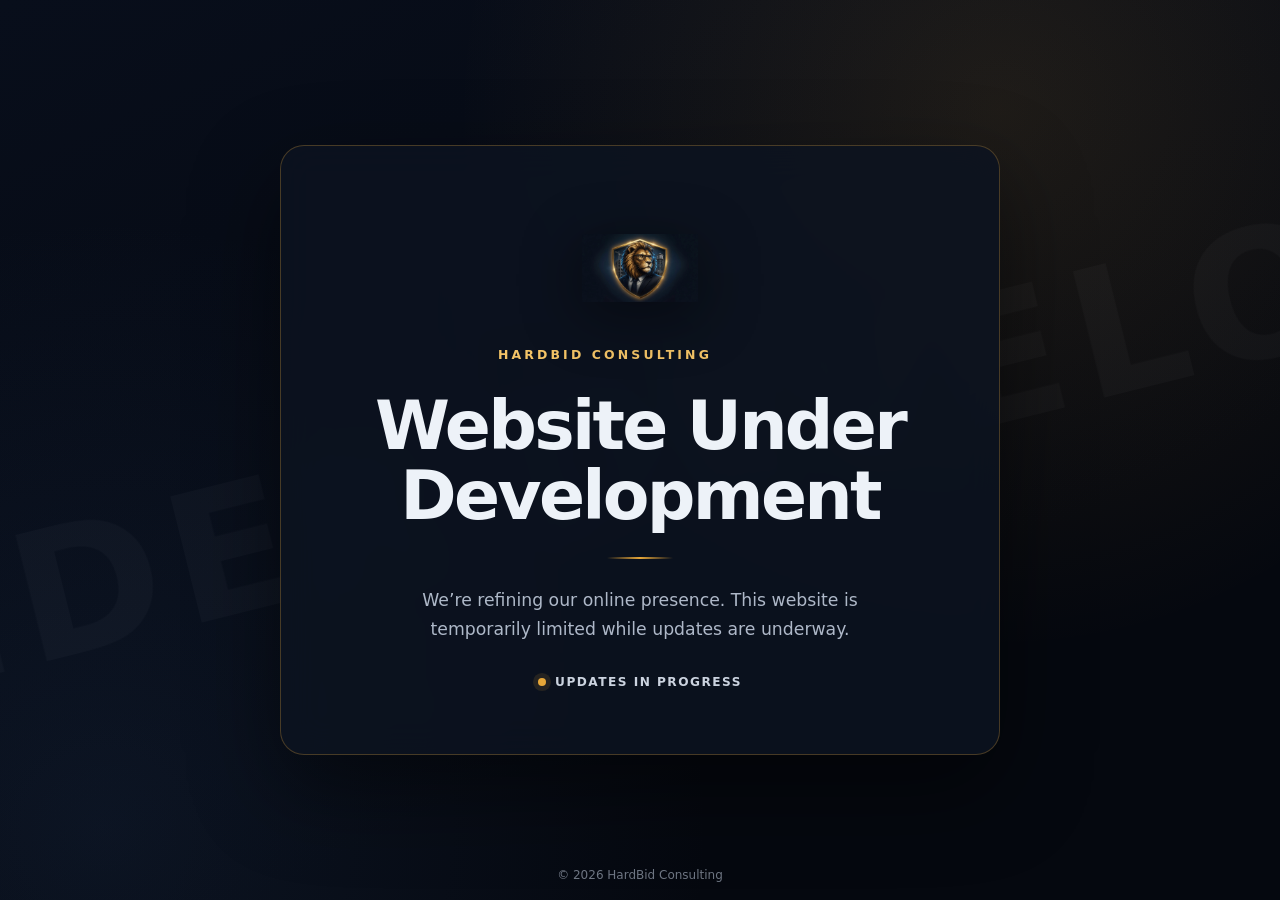
<file: index.html>
<!doctype html>
<html lang="en">
<head>
  <meta charset="utf-8" />
  <meta name="viewport" content="width=device-width, initial-scale=1" />
  <meta name="robots" content="noindex, nofollow, noarchive" />
  <title>HardBid Consulting | Website Under Development</title>
  <meta name="description" content="The HardBid Consulting website is currently under development." />
  <style>
    :root {
      color-scheme: dark;
      --navy: #05080f;
      --panel: rgba(12, 19, 32, 0.86);
      --line: rgba(231, 167, 57, 0.28);
      --ink: #edf2f8;
      --muted: #aeb8c8;
      --gold: #e7a739;
      --gold-light: #f4c467;
    }

    * { box-sizing: border-box; }

    html, body { min-height: 100%; }

    body {
      margin: 0;
      min-height: 100vh;
      display: grid;
      place-items: center;
      overflow: hidden;
      background:
        radial-gradient(circle at 78% 12%, rgba(231, 167, 57, 0.11), transparent 34rem),
        radial-gradient(circle at 8% 92%, rgba(45, 77, 126, 0.17), transparent 38rem),
        linear-gradient(155deg, #080e1b 0%, var(--navy) 68%);
      color: var(--ink);
      font-family: Inter, ui-sans-serif, system-ui, -apple-system, BlinkMacSystemFont, "Segoe UI", sans-serif;
    }

    body::before {
      content: "UNDER DEVELOPMENT";
      position: fixed;
      left: 50%;
      top: 50%;
      width: 150vw;
      transform: translate(-50%, -50%) rotate(-14deg);
      color: rgba(255, 255, 255, 0.025);
      font-size: clamp(4.5rem, 14vw, 13rem);
      font-weight: 900;
      letter-spacing: 0.06em;
      line-height: 1;
      text-align: center;
      white-space: nowrap;
      pointer-events: none;
      user-select: none;
    }

    main {
      position: relative;
      z-index: 1;
      width: min(720px, calc(100% - 36px));
      padding: clamp(34px, 7vw, 64px);
      text-align: center;
      background: var(--panel);
      border: 1px solid var(--line);
      border-radius: 24px;
      box-shadow: 0 34px 90px rgba(0, 0, 0, 0.48);
      backdrop-filter: blur(18px);
    }

    .mark {
      display: block;
      width: 116px;
      height: 116px;
      margin: 0 auto 18px;
      object-fit: contain;
      filter: drop-shadow(0 12px 30px rgba(0, 0, 0, 0.45));
    }

    .brand {
      margin: 0 0 26px;
      color: var(--gold-light);
      font-size: 0.78rem;
      font-weight: 750;
      letter-spacing: 0.25em;
      text-transform: uppercase;
    }

    h1 {
      margin: 0;
      font-size: clamp(2.15rem, 7vw, 4.25rem);
      line-height: 1.02;
      letter-spacing: -0.04em;
    }

    .rule {
      width: 66px;
      height: 2px;
      margin: 27px auto;
      border: 0;
      background: linear-gradient(90deg, transparent, var(--gold), transparent);
    }

    p {
      max-width: 520px;
      margin: 0 auto;
      color: var(--muted);
      font-size: clamp(1rem, 2vw, 1.08rem);
      line-height: 1.7;
    }

    .status {
      display: inline-flex;
      align-items: center;
      gap: 9px;
      margin-top: 30px;
      color: #cbd3df;
      font-size: 0.76rem;
      font-weight: 700;
      letter-spacing: 0.12em;
      text-transform: uppercase;
    }

    .status::before {
      content: "";
      width: 8px;
      height: 8px;
      border-radius: 50%;
      background: var(--gold);
      box-shadow: 0 0 0 5px rgba(231, 167, 57, 0.12);
    }

    footer {
      position: fixed;
      z-index: 1;
      bottom: 18px;
      left: 18px;
      right: 18px;
      color: rgba(174, 184, 200, 0.62);
      font-size: 0.75rem;
      text-align: center;
    }

    @media (max-height: 680px) {
      main { padding-top: 26px; padding-bottom: 26px; }
      .mark { width: 78px; height: 78px; margin-bottom: 10px; }
      .brand { margin-bottom: 16px; }
      .rule { margin-top: 18px; margin-bottom: 18px; }
      .status { margin-top: 20px; }
      footer { position: static; margin-top: 20px; }
      body { padding: 18px 0; overflow: auto; }
    }
  </style>
</head>
<body>
  <main aria-labelledby="page-title">
    <img class="mark" src="assets/lion.png" alt="HardBid Consulting lion mark" />
    <p class="brand">HardBid Consulting</p>
    <h1 id="page-title">Website Under Development</h1>
    <hr class="rule" />
    <p>We’re refining our online presence. This website is temporarily limited while updates are underway.</p>
    <div class="status" aria-label="Temporary website status">Updates in progress</div>
  </main>
  <footer>&copy; 2026 HardBid Consulting</footer>
</body>
</html>
</file>
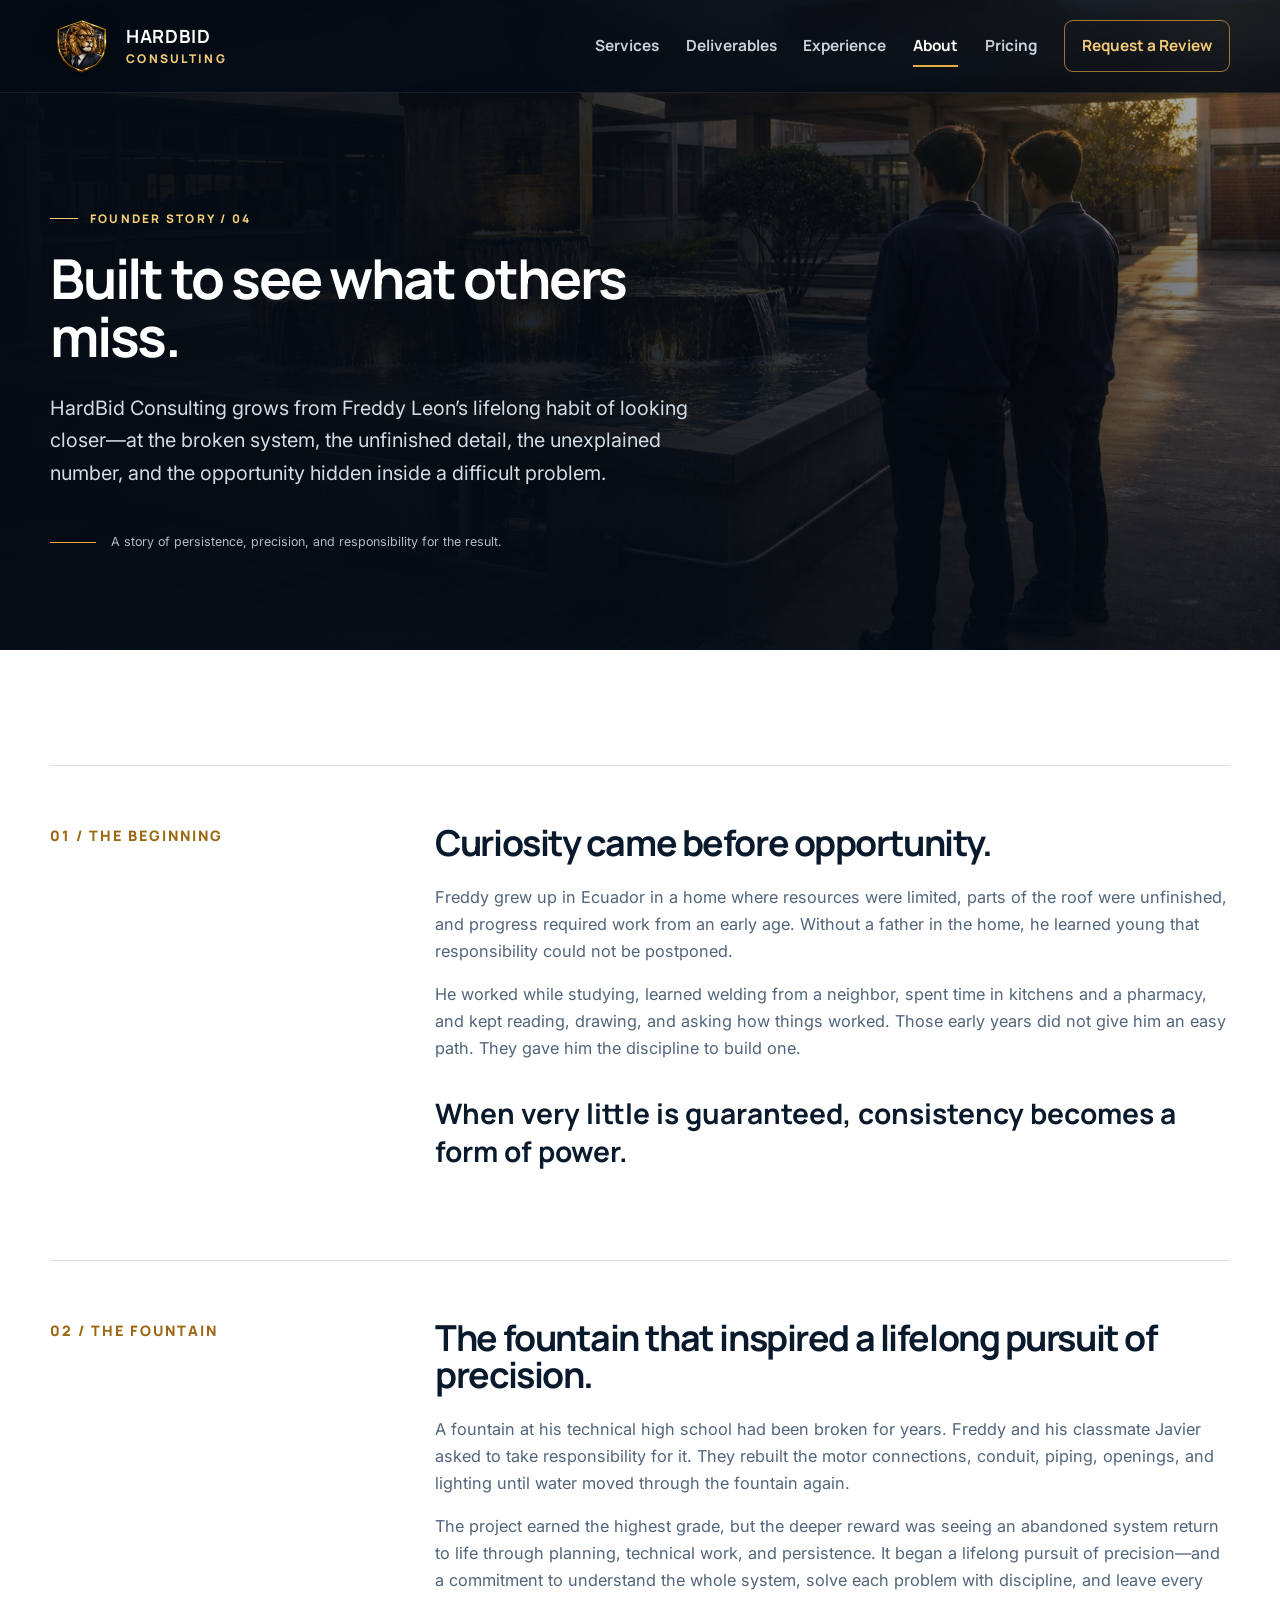
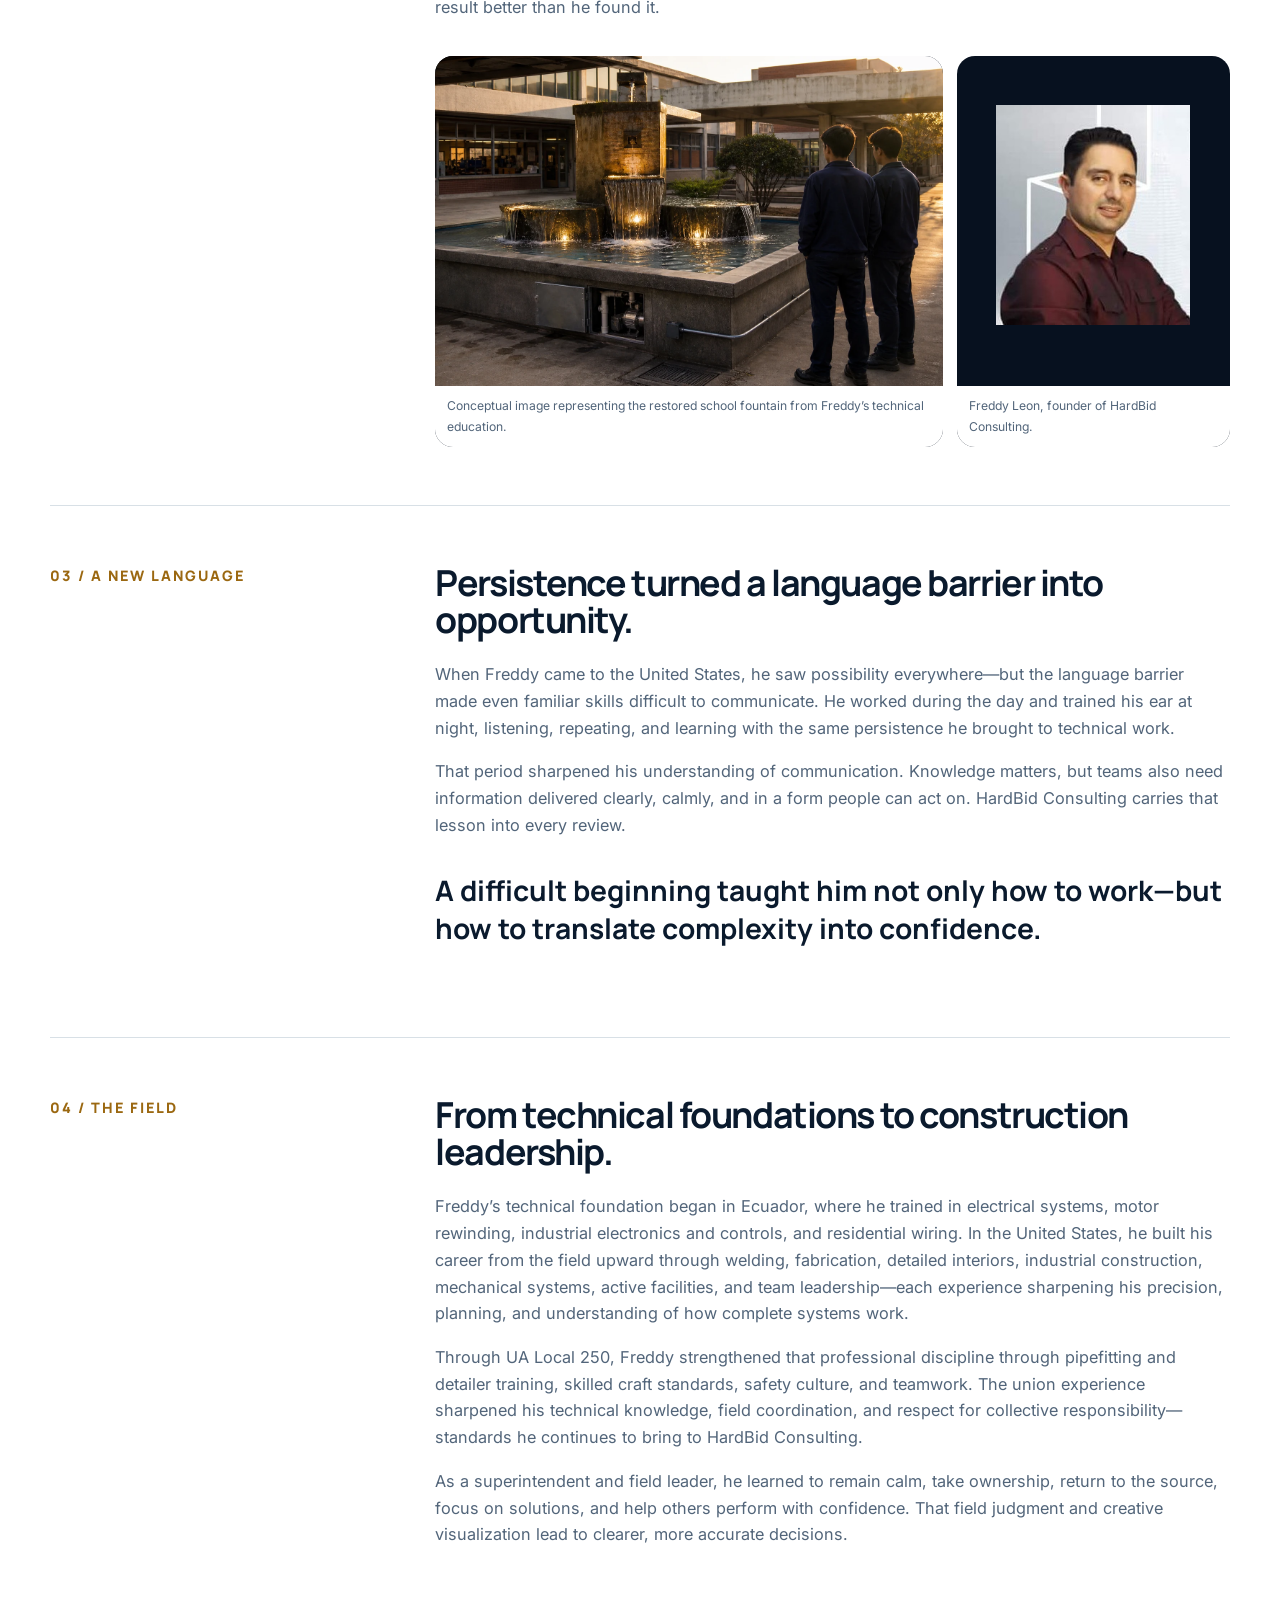
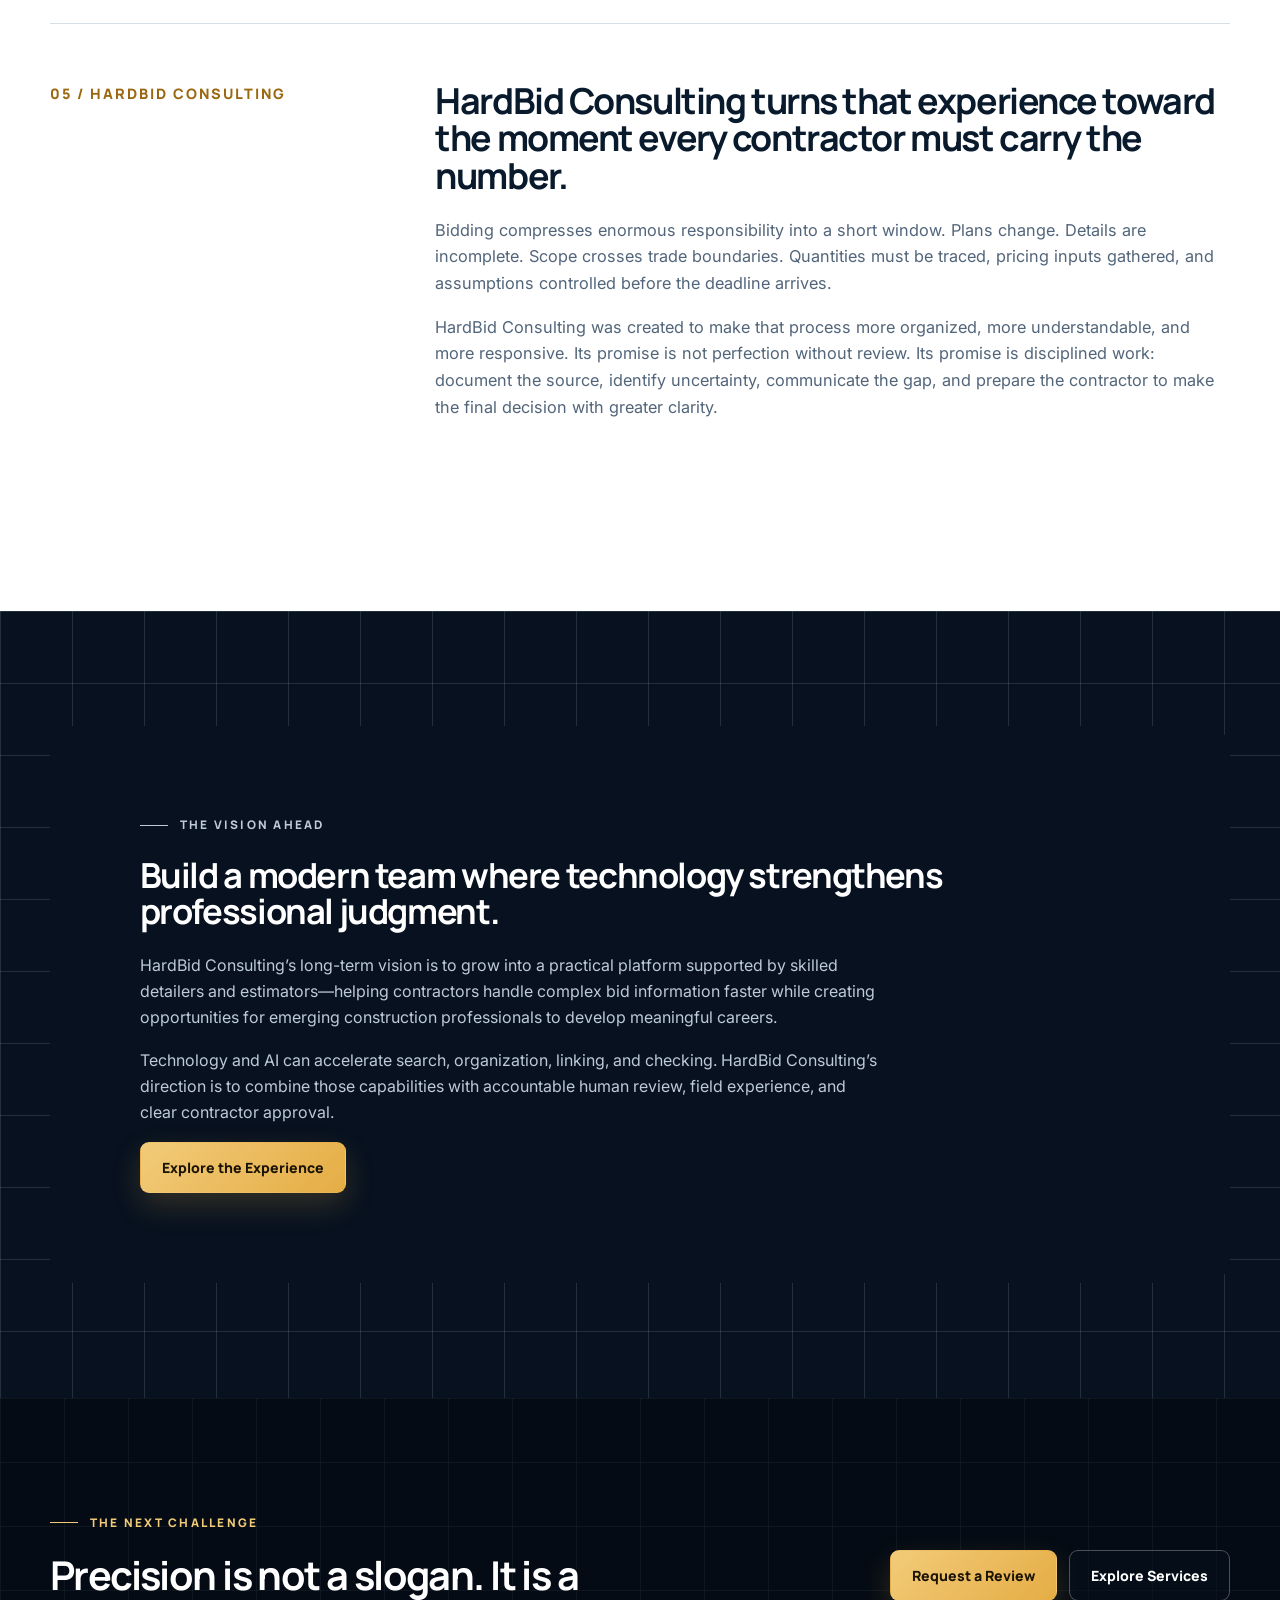
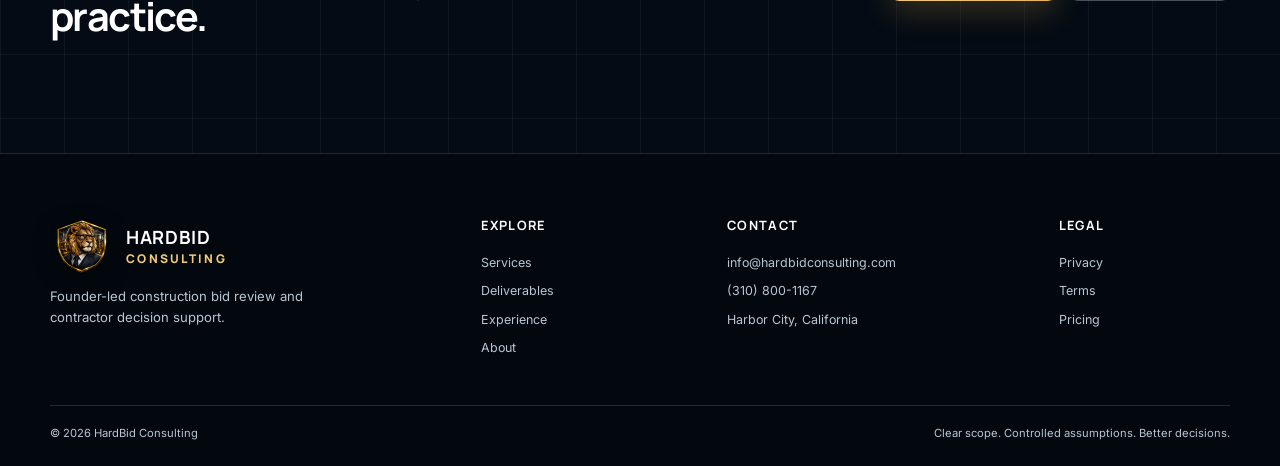
<file: about.html>
<!doctype html><html lang="en"><head><meta charset="utf-8"><meta name="viewport" content="width=device-width,initial-scale=1"><title>About the Founder | HardBid Consulting</title><meta name="description" content="The founder story behind HardBid Consulting: persistence, technical curiosity, field leadership, precision, and a vision for better construction bidding."><link rel="canonical" href="https://hardbidconsulting.com/about.html"><meta property="og:type" content="website"><meta property="og:title" content="About the Founder | HardBid Consulting"><meta property="og:description" content="The founder story behind HardBid Consulting: persistence, technical curiosity, field leadership, precision, and a vision for better construction bidding."><meta property="og:url" content="https://hardbidconsulting.com/about.html"><meta property="og:image" content="https://hardbidconsulting.com/assets/hardbid-lion-header-256.png"><meta name="twitter:card" content="summary"><link rel="icon" href="assets/hardbid-lion-favicon-32.png?v=5" type="image/png"><link rel="preconnect" href="https://fonts.googleapis.com"><link rel="preconnect" href="https://fonts.gstatic.com" crossorigin><link href="https://fonts.googleapis.com/css2?family=Inter:wght@400;500;600;700&family=Manrope:wght@500;600;700;800&display=swap" rel="stylesheet"><link rel="stylesheet" href="styles.css"><link rel="stylesheet" href="page-transitions.css"><script src="site.js" defer></script><script src="page-transitions.js" defer></script></head><body>
<a class="skip-link" href="#main">Skip to main content</a><header class="site-header" data-header><div class="shell nav-wrap"><a class="brand" href="index.html" aria-label="HardBid Consulting home"><img src="assets/hardbid-lion-header-256.png?v=5" alt="" width="64" height="64"><span class="brand-copy"><b>HardBid</b><small>Consulting</small></span></a><button class="menu-toggle" type="button" aria-expanded="false" aria-controls="site-nav" aria-label="Open navigation" data-menu-toggle><span></span><span></span><span></span></button><nav class="site-nav" id="site-nav" aria-label="Primary navigation" data-menu><a href="services.html">Services</a><a href="deliverables.html">Deliverables</a><a href="experience.html">Experience</a><a href="about.html" aria-current="page">About</a><a href="pricing.html">Pricing</a><a class="nav-cta" href="upload-plans.html">Request a Review</a></nav></div></header>
<main id="main"><section class="page-hero about-hero"><div class="shell"><div class="page-hero-copy"><p class="eyebrow">Founder story / 04</p><h1>Built to see what others miss.</h1><p class="lead">HardBid Consulting grows from Freddy Leon’s lifelong habit of looking closer—at the broken system, the unfinished detail, the unexplained number, and the opportunity hidden inside a difficult problem.</p><p class="page-kicker">A story of persistence, precision, and responsibility for the result.</p></div></div></section>
<article class="section surface-white"><div class="shell">
<section class="founder-chapter"><div class="chapter-label">01 / The beginning</div><div class="chapter-content"><h2>Curiosity came before opportunity.</h2><p>Freddy grew up in Ecuador in a home where resources were limited, parts of the roof were unfinished, and progress required work from an early age. Without a father in the home, he learned young that responsibility could not be postponed.</p><p>He worked while studying, learned welding from a neighbor, spent time in kitchens and a pharmacy, and kept reading, drawing, and asking how things worked. Those early years did not give him an easy path. They gave him the discipline to build one.</p><p class="pullquote">When very little is guaranteed, consistency becomes a form of power.</p></div></section>
<section class="founder-chapter"><div class="chapter-label">02 / The fountain</div><div class="chapter-content"><h2>The fountain that inspired a lifelong pursuit of precision.</h2><p>A fountain at his technical high school had been broken for years. Freddy and his classmate Javier asked to take responsibility for it. They rebuilt the motor connections, conduit, piping, openings, and lighting until water moved through the fountain again.</p><p>The project earned the highest grade, but the deeper reward was seeing an abandoned system return to life through planning, technical work, and persistence. It began a lifelong pursuit of precision—and a commitment to understand the whole system, solve each problem with discipline, and leave every result better than he found it.</p><div class="founder-media"><figure><img src="assets/hb-founder-fountain-v1.webp" alt="A restored technical-school courtyard fountain at golden hour" loading="lazy" width="1717" height="916"><figcaption>Conceptual image representing the restored school fountain from Freddy’s technical education.</figcaption></figure><figure class="founder-portrait-card"><img class="founder-portrait" src="assets/freddy.jpg" alt="Freddy Leon, founder of HardBid Consulting" loading="lazy" width="270" height="306"><figcaption>Freddy Leon, founder of HardBid Consulting.</figcaption></figure></div></div></section>
<section class="founder-chapter"><div class="chapter-label">03 / A new language</div><div class="chapter-content"><h2>Persistence turned a language barrier into opportunity.</h2><p>When Freddy came to the United States, he saw possibility everywhere—but the language barrier made even familiar skills difficult to communicate. He worked during the day and trained his ear at night, listening, repeating, and learning with the same persistence he brought to technical work.</p><p>That period sharpened his understanding of communication. Knowledge matters, but teams also need information delivered clearly, calmly, and in a form people can act on. HardBid Consulting carries that lesson into every review.</p><p class="pullquote">A difficult beginning taught him not only how to work—but how to translate complexity into confidence.</p></div></section>
<section class="founder-chapter"><div class="chapter-label">04 / The field</div><div class="chapter-content"><h2>From technical foundations to construction leadership.</h2><p>Freddy’s technical foundation began in Ecuador, where he trained in electrical systems, motor rewinding, industrial electronics and controls, and residential wiring. In the United States, he built his career from the field upward through welding, fabrication, detailed interiors, industrial construction, mechanical systems, active facilities, and team leadership—each experience sharpening his precision, planning, and understanding of how complete systems work.</p><p>Through UA Local 250, Freddy strengthened that professional discipline through pipefitting and detailer training, skilled craft standards, safety culture, and teamwork. The union experience sharpened his technical knowledge, field coordination, and respect for collective responsibility—standards he continues to bring to HardBid Consulting.</p><p>As a superintendent and field leader, he learned to remain calm, take ownership, return to the source, focus on solutions, and help others perform with confidence. That field judgment and creative visualization lead to clearer, more accurate decisions.</p></div></section>
<section class="founder-chapter"><div class="chapter-label">05 / HardBid Consulting</div><div class="chapter-content"><h2>HardBid Consulting turns that experience toward the moment every contractor must carry the number.</h2><p>Bidding compresses enormous responsibility into a short window. Plans change. Details are incomplete. Scope crosses trade boundaries. Quantities must be traced, pricing inputs gathered, and assumptions controlled before the deadline arrives.</p><p>HardBid Consulting was created to make that process more organized, more understandable, and more responsive. Its promise is not perfection without review. Its promise is disciplined work: document the source, identify uncertainty, communicate the gap, and prepare the contractor to make the final decision with greater clarity.</p></div></section>
</div></article>
<section class="section surface-grid"><div class="shell"><div class="vision-card"><p class="eyebrow">The vision ahead</p><h2>Build a modern team where technology strengthens professional judgment.</h2><p>HardBid Consulting’s long-term vision is to grow into a practical platform supported by skilled detailers and estimators—helping contractors handle complex bid information faster while creating opportunities for emerging construction professionals to develop meaningful careers.</p><p>Technology and AI can accelerate search, organization, linking, and checking. HardBid Consulting’s direction is to combine those capabilities with accountable human review, field experience, and clear contractor approval.</p><a class="button button-primary" href="experience.html">Explore the Experience</a></div></div></section>
<section class="final-cta"><div class="shell cta-grid"><div><p class="eyebrow">The next challenge</p><h2>Precision is not a slogan. It is a practice.</h2></div><div class="cta-actions"><a class="button button-primary" href="upload-plans.html">Request a Review</a><a class="button button-secondary" href="services.html">Explore Services</a></div></div></section></main>
<footer class="site-footer"><div class="shell footer-grid"><div class="footer-brand"><a class="brand" href="index.html"><img src="assets/hardbid-lion-header-256.png?v=5" alt="" width="64" height="64"><span class="brand-copy"><b>HardBid</b><small>Consulting</small></span></a><p>Founder-led construction bid review and contractor decision support.</p></div><div><h3>Explore</h3><div class="footer-links"><a href="services.html">Services</a><a href="deliverables.html">Deliverables</a><a href="experience.html">Experience</a><a href="about.html">About</a></div></div><div><h3>Contact</h3><div class="footer-links"><a href="mailto:info@hardbidconsulting.com">info@hardbidconsulting.com</a><a href="tel:+13108001167">(310) 800-1167</a><span>Harbor City, California</span></div></div><div><h3>Legal</h3><div class="footer-links"><a href="privacy.html">Privacy</a><a href="terms.html">Terms</a><a href="pricing.html">Pricing</a></div></div></div><div class="shell footer-bottom"><span>© 2026 HardBid Consulting</span><span>Clear scope. Controlled assumptions. Better decisions.</span></div></footer></body></html>
</file>
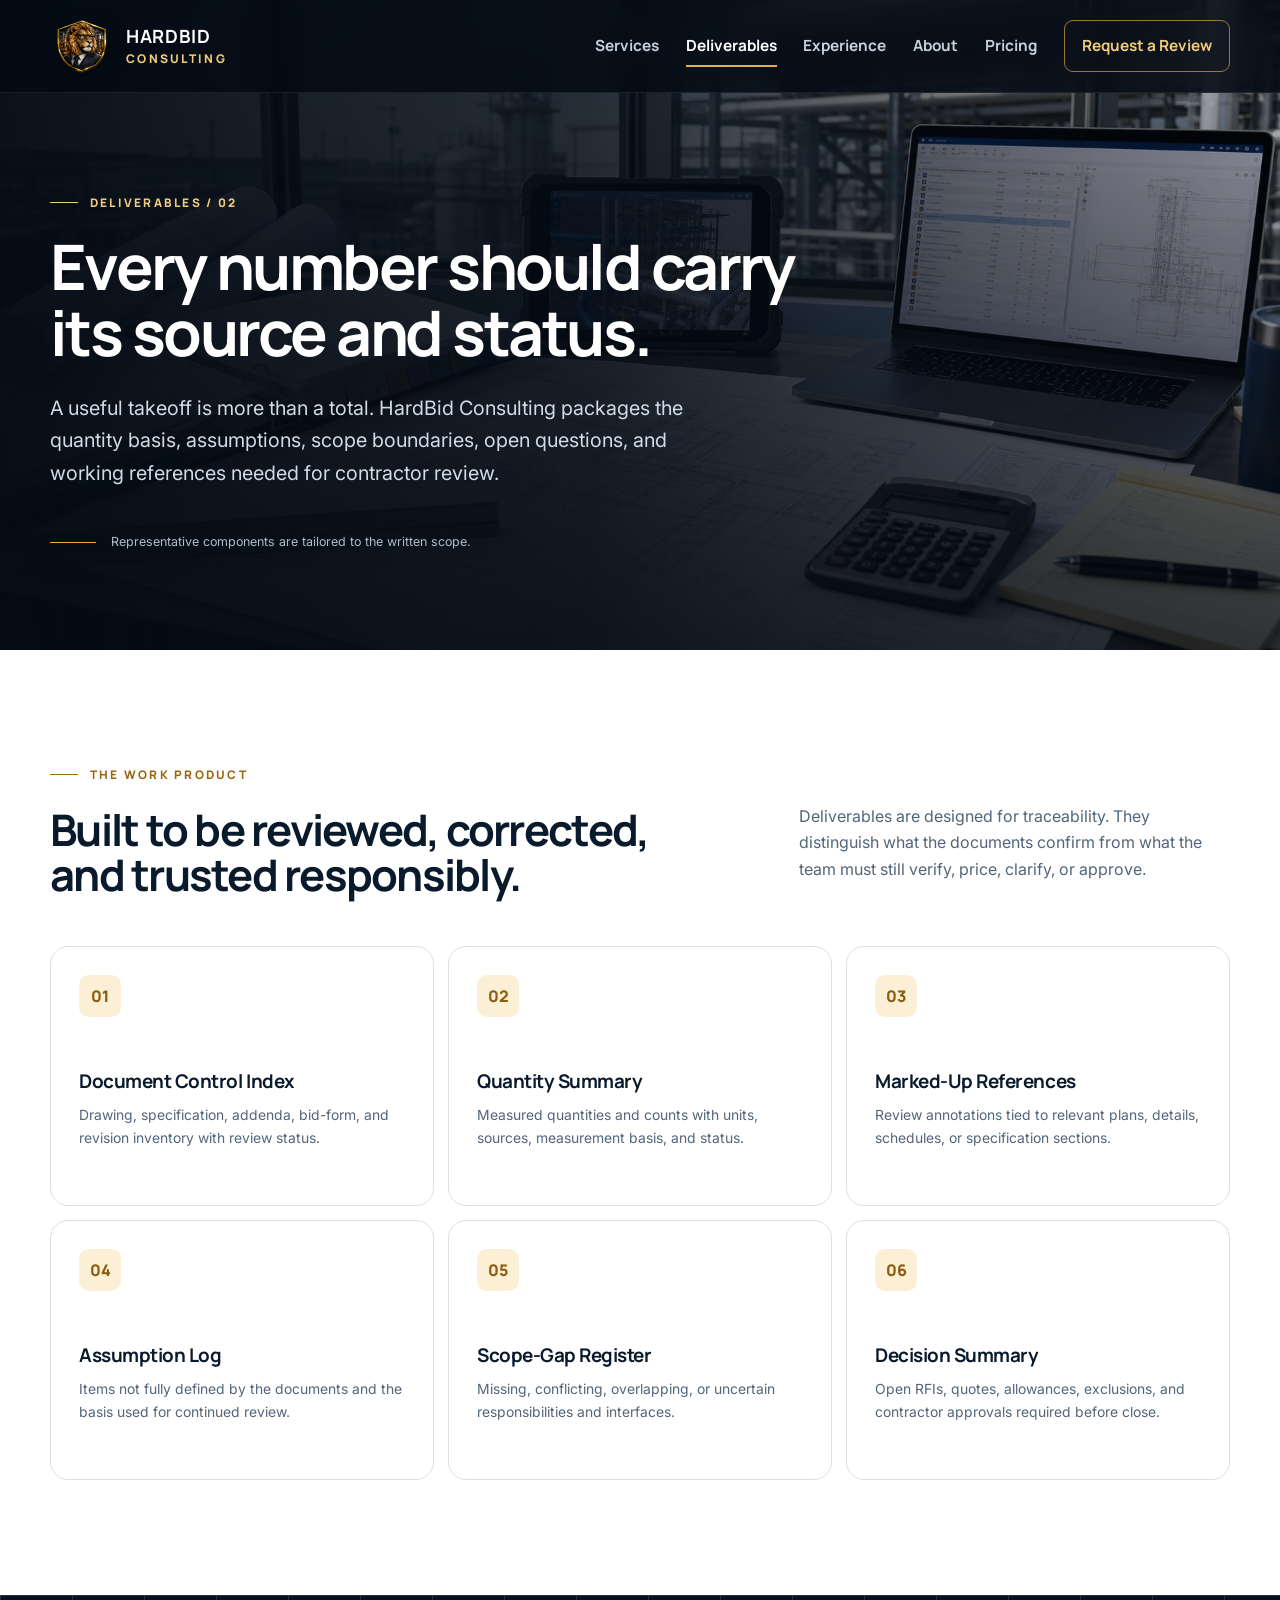
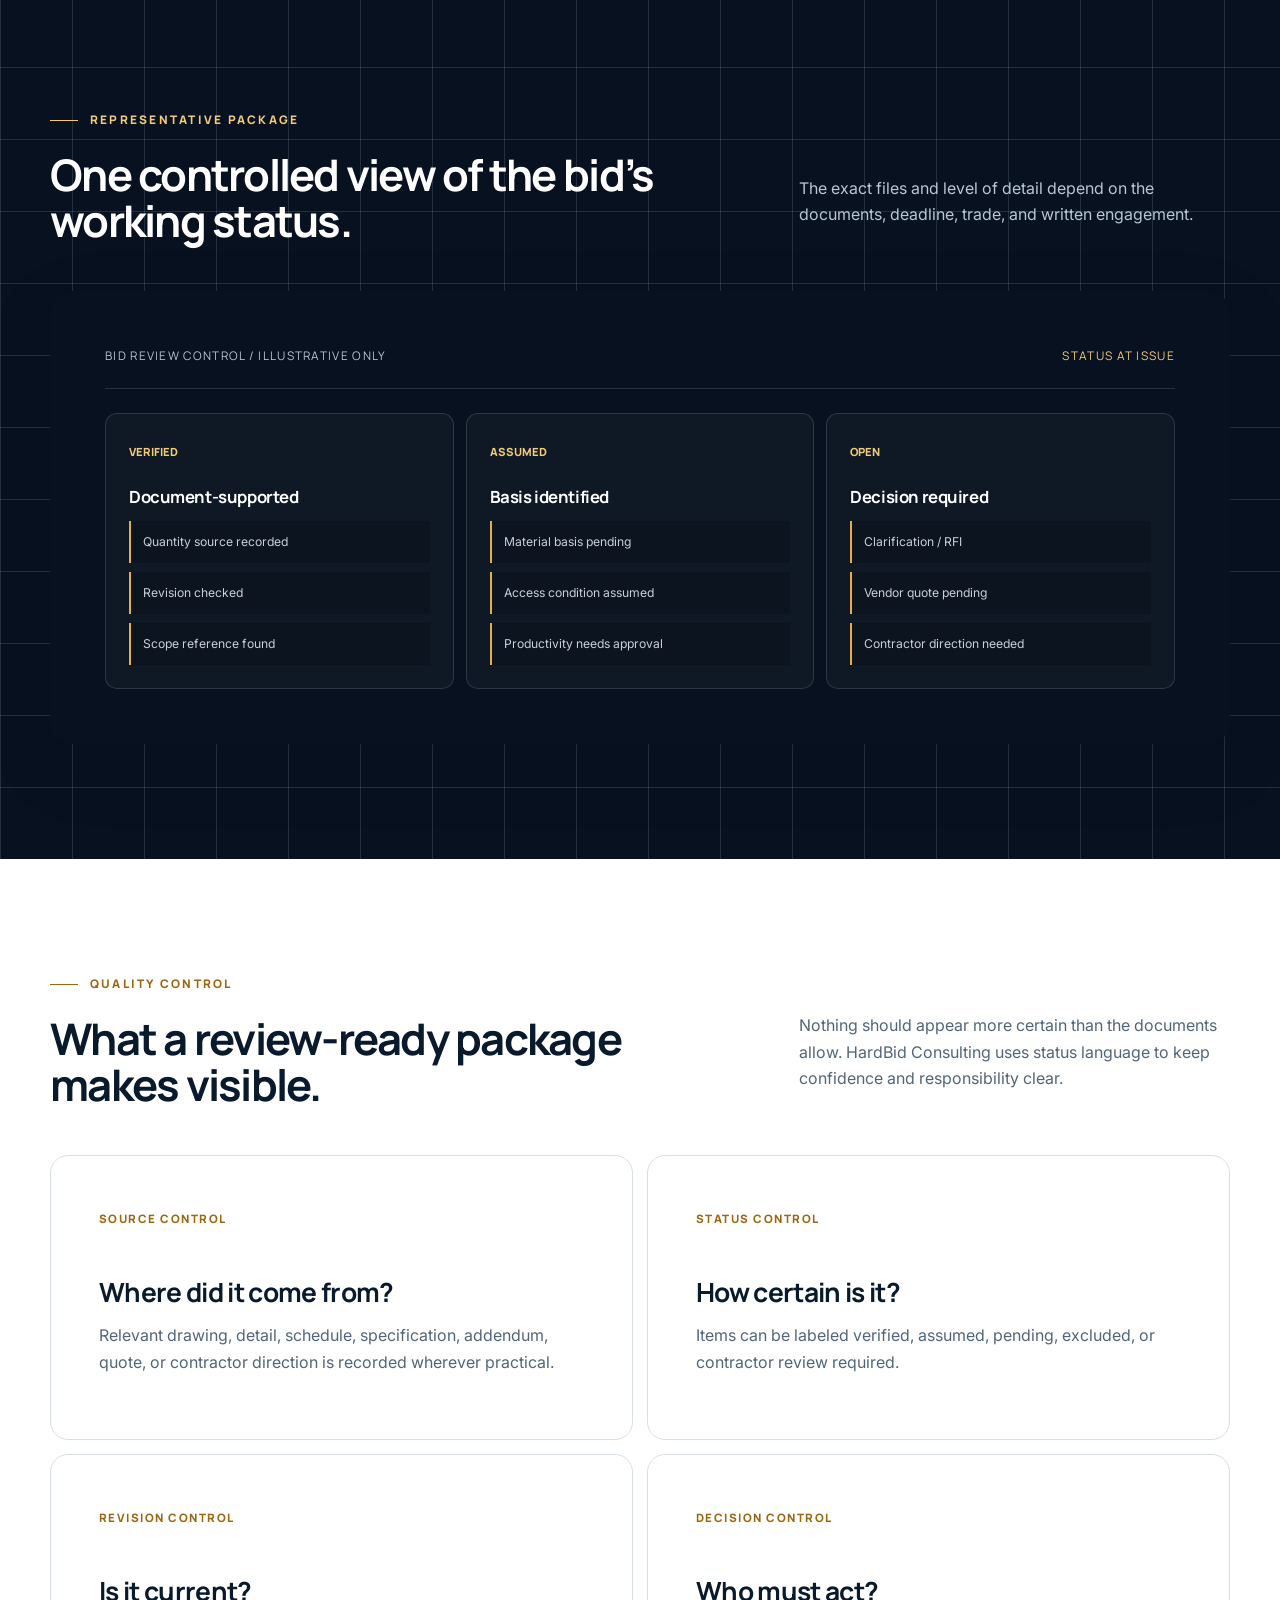
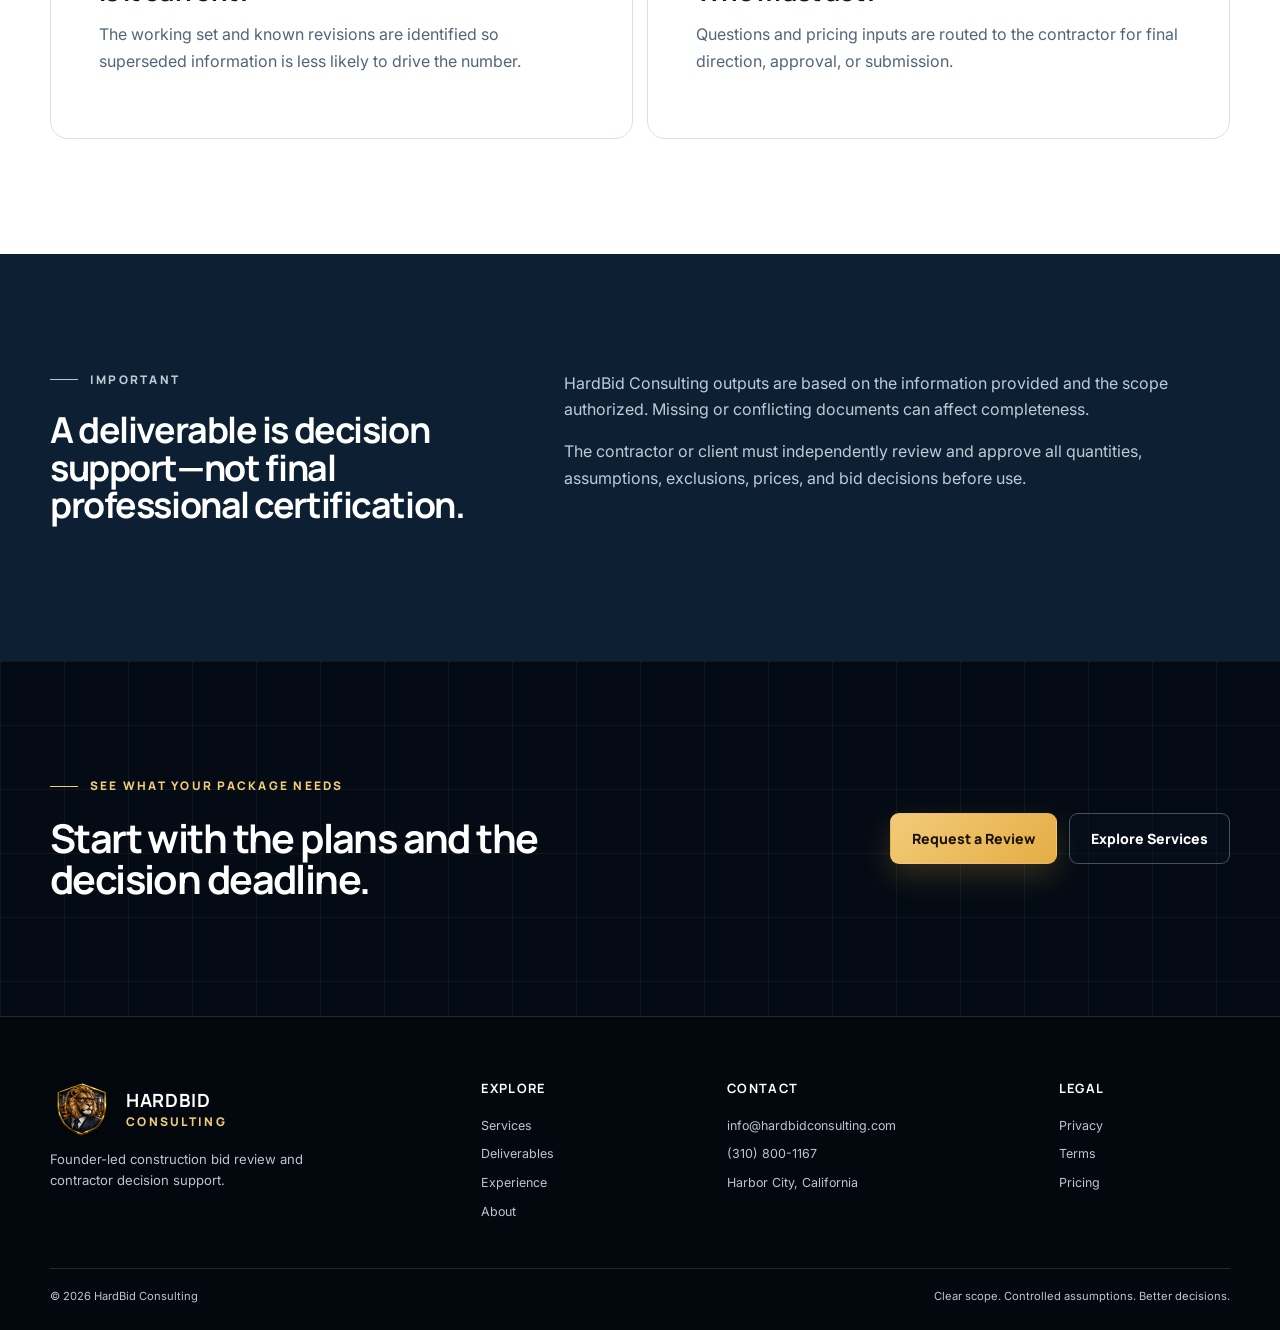
<file: deliverables.html>
<!doctype html><html lang="en"><head><meta charset="utf-8"><meta name="viewport" content="width=device-width,initial-scale=1"><title>Deliverables | HardBid Consulting</title><meta name="description" content="See the organized quantity summaries, source references, assumption logs, scope-gap registers, and review packages HardBid Consulting can prepare."><link rel="canonical" href="https://hardbidconsulting.com/deliverables.html"><meta property="og:type" content="website"><meta property="og:title" content="Deliverables | HardBid Consulting"><meta property="og:description" content="See the organized quantity summaries, source references, assumption logs, scope-gap registers, and review packages HardBid Consulting can prepare."><meta property="og:url" content="https://hardbidconsulting.com/deliverables.html"><meta property="og:image" content="https://hardbidconsulting.com/assets/hardbid-lion-header-256.png"><meta name="twitter:card" content="summary"><link rel="icon" href="assets/hardbid-lion-favicon-32.png?v=5" type="image/png"><link rel="preconnect" href="https://fonts.googleapis.com"><link rel="preconnect" href="https://fonts.gstatic.com" crossorigin><link href="https://fonts.googleapis.com/css2?family=Inter:wght@400;500;600;700&family=Manrope:wght@500;600;700;800&display=swap" rel="stylesheet"><link rel="stylesheet" href="styles.css"><link rel="stylesheet" href="page-transitions.css"><script src="site.js" defer></script><script src="page-transitions.js" defer></script></head><body>
<a class="skip-link" href="#main">Skip to main content</a><header class="site-header" data-header><div class="shell nav-wrap"><a class="brand" href="index.html" aria-label="HardBid Consulting home"><img src="assets/hardbid-lion-header-256.png?v=5" alt="" width="64" height="64"><span class="brand-copy"><b>HardBid</b><small>Consulting</small></span></a><button class="menu-toggle" type="button" aria-expanded="false" aria-controls="site-nav" aria-label="Open navigation" data-menu-toggle><span></span><span></span><span></span></button><nav class="site-nav" id="site-nav" aria-label="Primary navigation" data-menu><a href="services.html">Services</a><a href="deliverables.html" aria-current="page">Deliverables</a><a href="experience.html">Experience</a><a href="about.html">About</a><a href="pricing.html">Pricing</a><a class="nav-cta" href="upload-plans.html">Request a Review</a></nav></div></header>
<main id="main"><section class="page-hero deliverables-hero"><div class="shell"><div class="page-hero-copy"><p class="eyebrow">Deliverables / 02</p><h1>Every number should carry its source and status.</h1><p class="lead">A useful takeoff is more than a total. HardBid Consulting packages the quantity basis, assumptions, scope boundaries, open questions, and working references needed for contractor review.</p><p class="page-kicker">Representative components are tailored to the written scope.</p></div></div></section>
<section class="section surface-white"><div class="shell"><div class="section-intro"><div><p class="eyebrow dark">The work product</p><h2>Built to be reviewed, corrected, and trusted responsibly.</h2></div><p>Deliverables are designed for traceability. They distinguish what the documents confirm from what the team must still verify, price, clarify, or approve.</p></div><div class="output-list">
<article class="output-card"><span class="output-icon">01</span><h3>Document Control Index</h3><p>Drawing, specification, addenda, bid-form, and revision inventory with review status.</p></article><article class="output-card"><span class="output-icon">02</span><h3>Quantity Summary</h3><p>Measured quantities and counts with units, sources, measurement basis, and status.</p></article><article class="output-card"><span class="output-icon">03</span><h3>Marked-Up References</h3><p>Review annotations tied to relevant plans, details, schedules, or specification sections.</p></article><article class="output-card"><span class="output-icon">04</span><h3>Assumption Log</h3><p>Items not fully defined by the documents and the basis used for continued review.</p></article><article class="output-card"><span class="output-icon">05</span><h3>Scope-Gap Register</h3><p>Missing, conflicting, overlapping, or uncertain responsibilities and interfaces.</p></article><article class="output-card"><span class="output-icon">06</span><h3>Decision Summary</h3><p>Open RFIs, quotes, allowances, exclusions, and contractor approvals required before close.</p></article>
</div></div></section>
<section class="section surface-grid"><div class="shell"><div class="section-intro"><div><p class="eyebrow">Representative package</p><h2 style="color:white">One controlled view of the bid’s working status.</h2></div><p style="color:#b8c7d4">The exact files and level of detail depend on the documents, deadline, trade, and written engagement.</p></div><div class="workflow-board"><div class="workflow-top"><span>Bid review control / illustrative only</span><span>Status at issue</span></div><div class="workflow-columns"><div class="workflow-col"><span>VERIFIED</span><h3>Document-supported</h3><div class="workflow-item">Quantity source recorded</div><div class="workflow-item">Revision checked</div><div class="workflow-item">Scope reference found</div></div><div class="workflow-col"><span>ASSUMED</span><h3>Basis identified</h3><div class="workflow-item">Material basis pending</div><div class="workflow-item">Access condition assumed</div><div class="workflow-item">Productivity needs approval</div></div><div class="workflow-col"><span>OPEN</span><h3>Decision required</h3><div class="workflow-item">Clarification / RFI</div><div class="workflow-item">Vendor quote pending</div><div class="workflow-item">Contractor direction needed</div></div></div></div></div></section>
<section class="section surface-white"><div class="shell"><div class="section-intro"><div><p class="eyebrow dark">Quality control</p><h2>What a review-ready package makes visible.</h2></div><p>Nothing should appear more certain than the documents allow. HardBid Consulting uses status language to keep confidence and responsibility clear.</p></div><div class="detail-grid"><article class="detail-card"><span class="card-number">SOURCE CONTROL</span><h3>Where did it come from?</h3><p>Relevant drawing, detail, schedule, specification, addendum, quote, or contractor direction is recorded wherever practical.</p></article><article class="detail-card"><span class="card-number">STATUS CONTROL</span><h3>How certain is it?</h3><p>Items can be labeled verified, assumed, pending, excluded, or contractor review required.</p></article><article class="detail-card"><span class="card-number">REVISION CONTROL</span><h3>Is it current?</h3><p>The working set and known revisions are identified so superseded information is less likely to drive the number.</p></article><article class="detail-card"><span class="card-number">DECISION CONTROL</span><h3>Who must act?</h3><p>Questions and pricing inputs are routed to the contractor for final direction, approval, or submission.</p></article></div></div></section>
<section class="section boundary"><div class="shell boundary-grid"><div><p class="eyebrow">Important</p><h2>A deliverable is decision support—not final professional certification.</h2></div><div><p>HardBid Consulting outputs are based on the information provided and the scope authorized. Missing or conflicting documents can affect completeness.</p><p>The contractor or client must independently review and approve all quantities, assumptions, exclusions, prices, and bid decisions before use.</p></div></div></section>
<section class="final-cta"><div class="shell cta-grid"><div><p class="eyebrow">See what your package needs</p><h2>Start with the plans and the decision deadline.</h2></div><div class="cta-actions"><a class="button button-primary" href="upload-plans.html">Request a Review</a><a class="button button-secondary" href="services.html">Explore Services</a></div></div></section></main>
<footer class="site-footer"><div class="shell footer-grid"><div class="footer-brand"><a class="brand" href="index.html"><img src="assets/hardbid-lion-header-256.png?v=5" alt="" width="64" height="64"><span class="brand-copy"><b>HardBid</b><small>Consulting</small></span></a><p>Founder-led construction bid review and contractor decision support.</p></div><div><h3>Explore</h3><div class="footer-links"><a href="services.html">Services</a><a href="deliverables.html">Deliverables</a><a href="experience.html">Experience</a><a href="about.html">About</a></div></div><div><h3>Contact</h3><div class="footer-links"><a href="mailto:info@hardbidconsulting.com">info@hardbidconsulting.com</a><a href="tel:+13108001167">(310) 800-1167</a><span>Harbor City, California</span></div></div><div><h3>Legal</h3><div class="footer-links"><a href="privacy.html">Privacy</a><a href="terms.html">Terms</a><a href="pricing.html">Pricing</a></div></div></div><div class="shell footer-bottom"><span>© 2026 HardBid Consulting</span><span>Clear scope. Controlled assumptions. Better decisions.</span></div></footer></body></html>
</file>
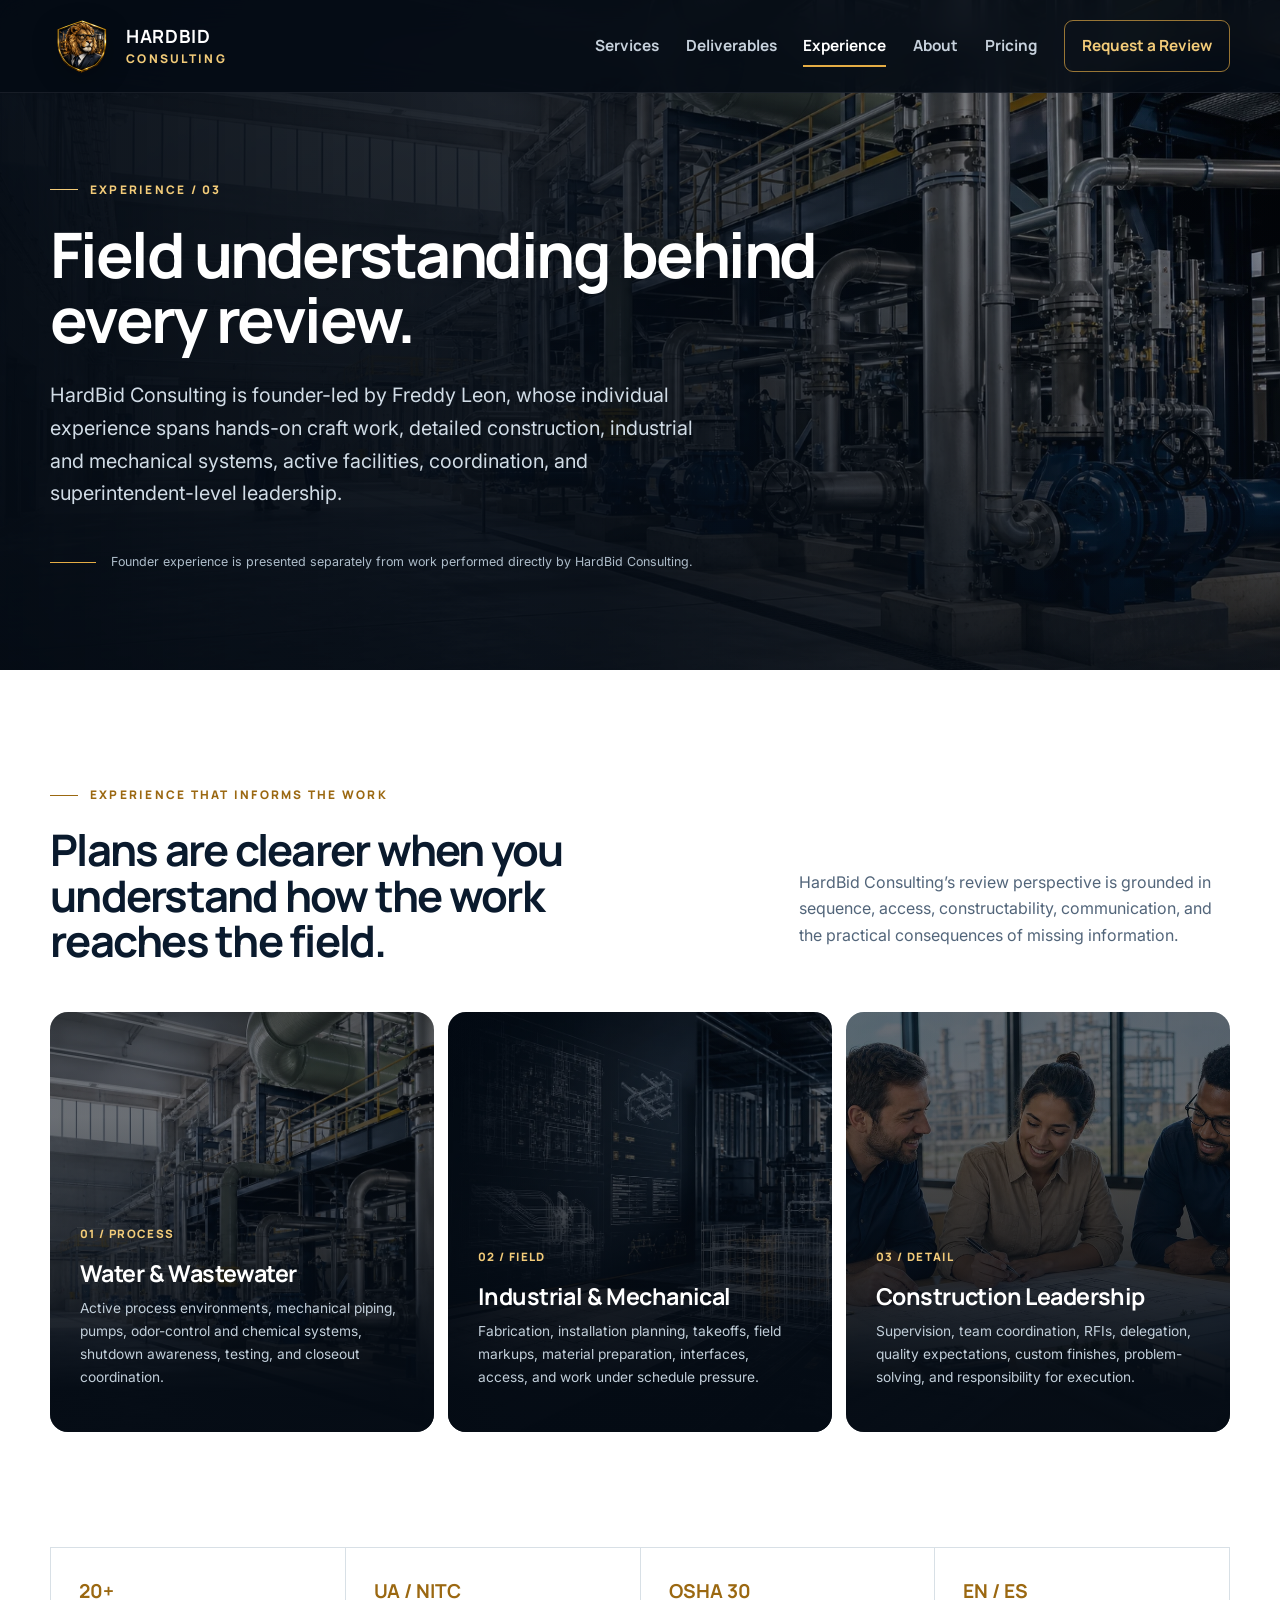
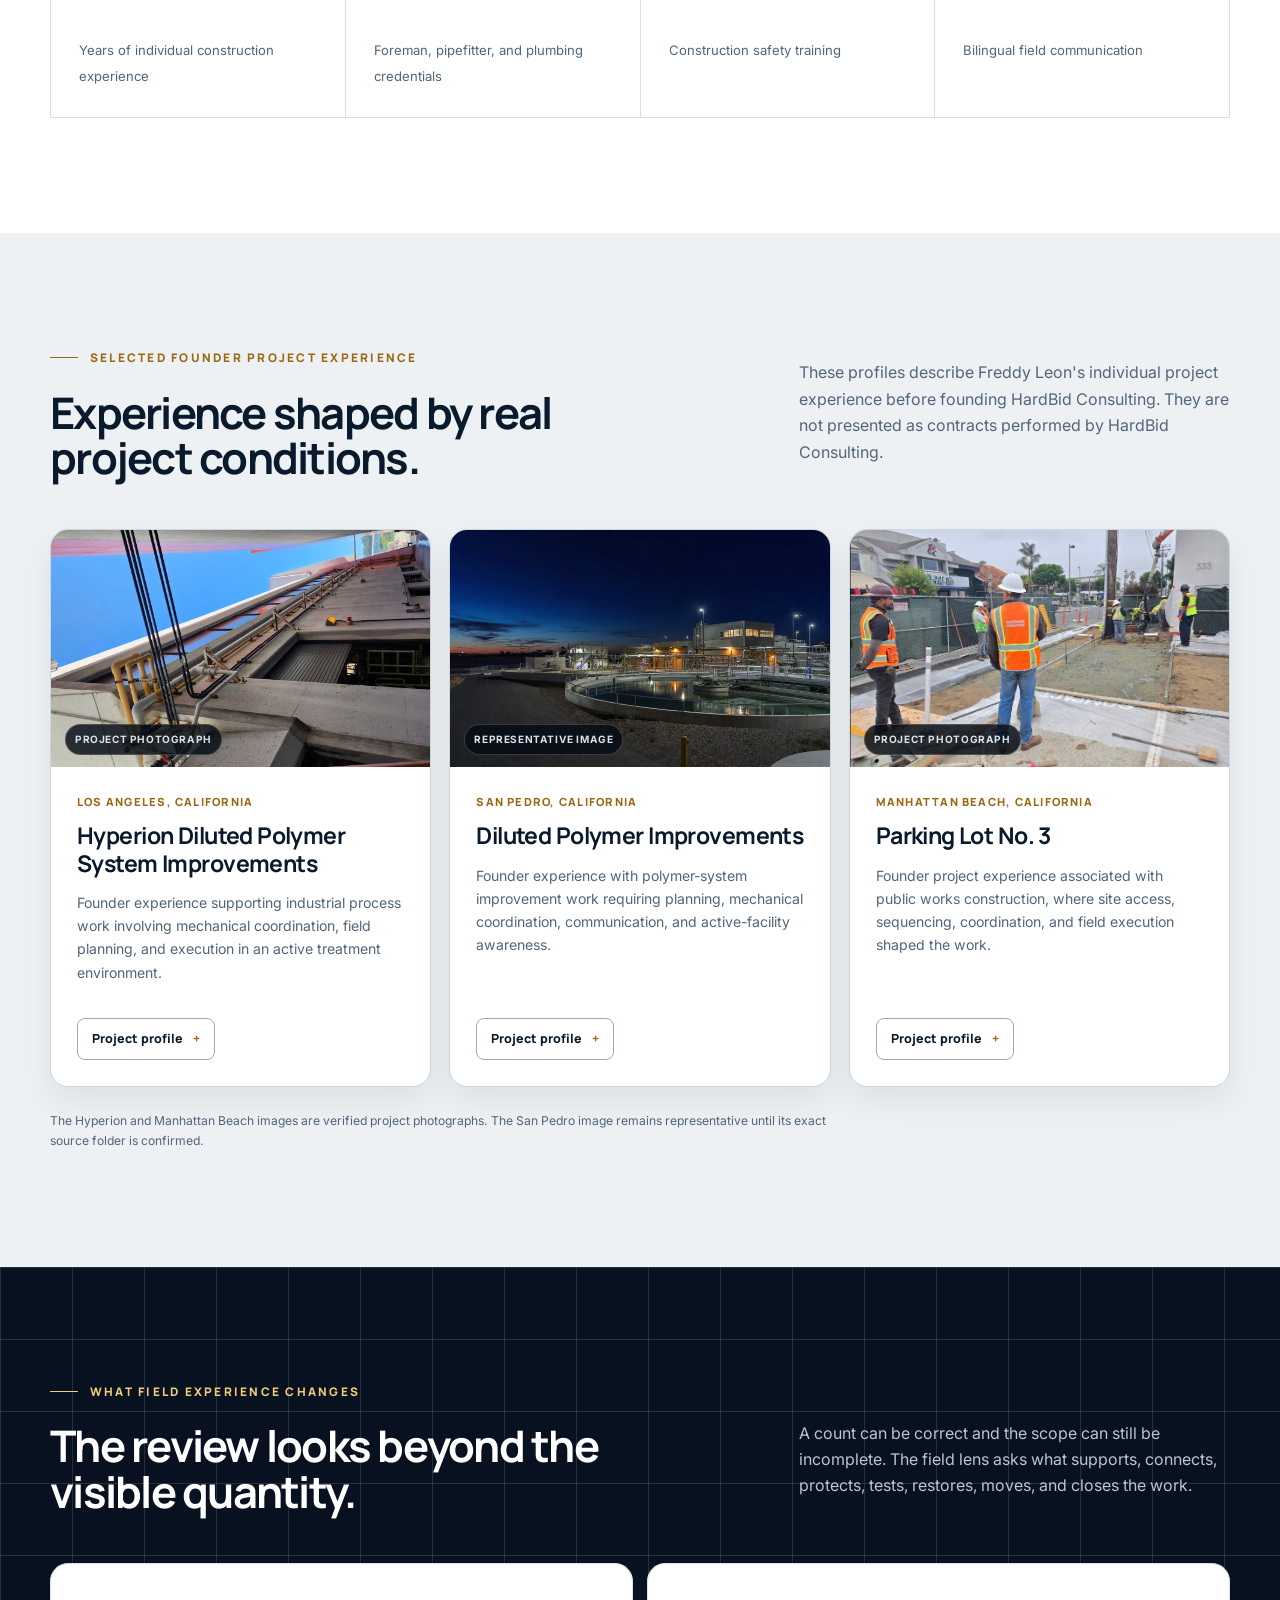
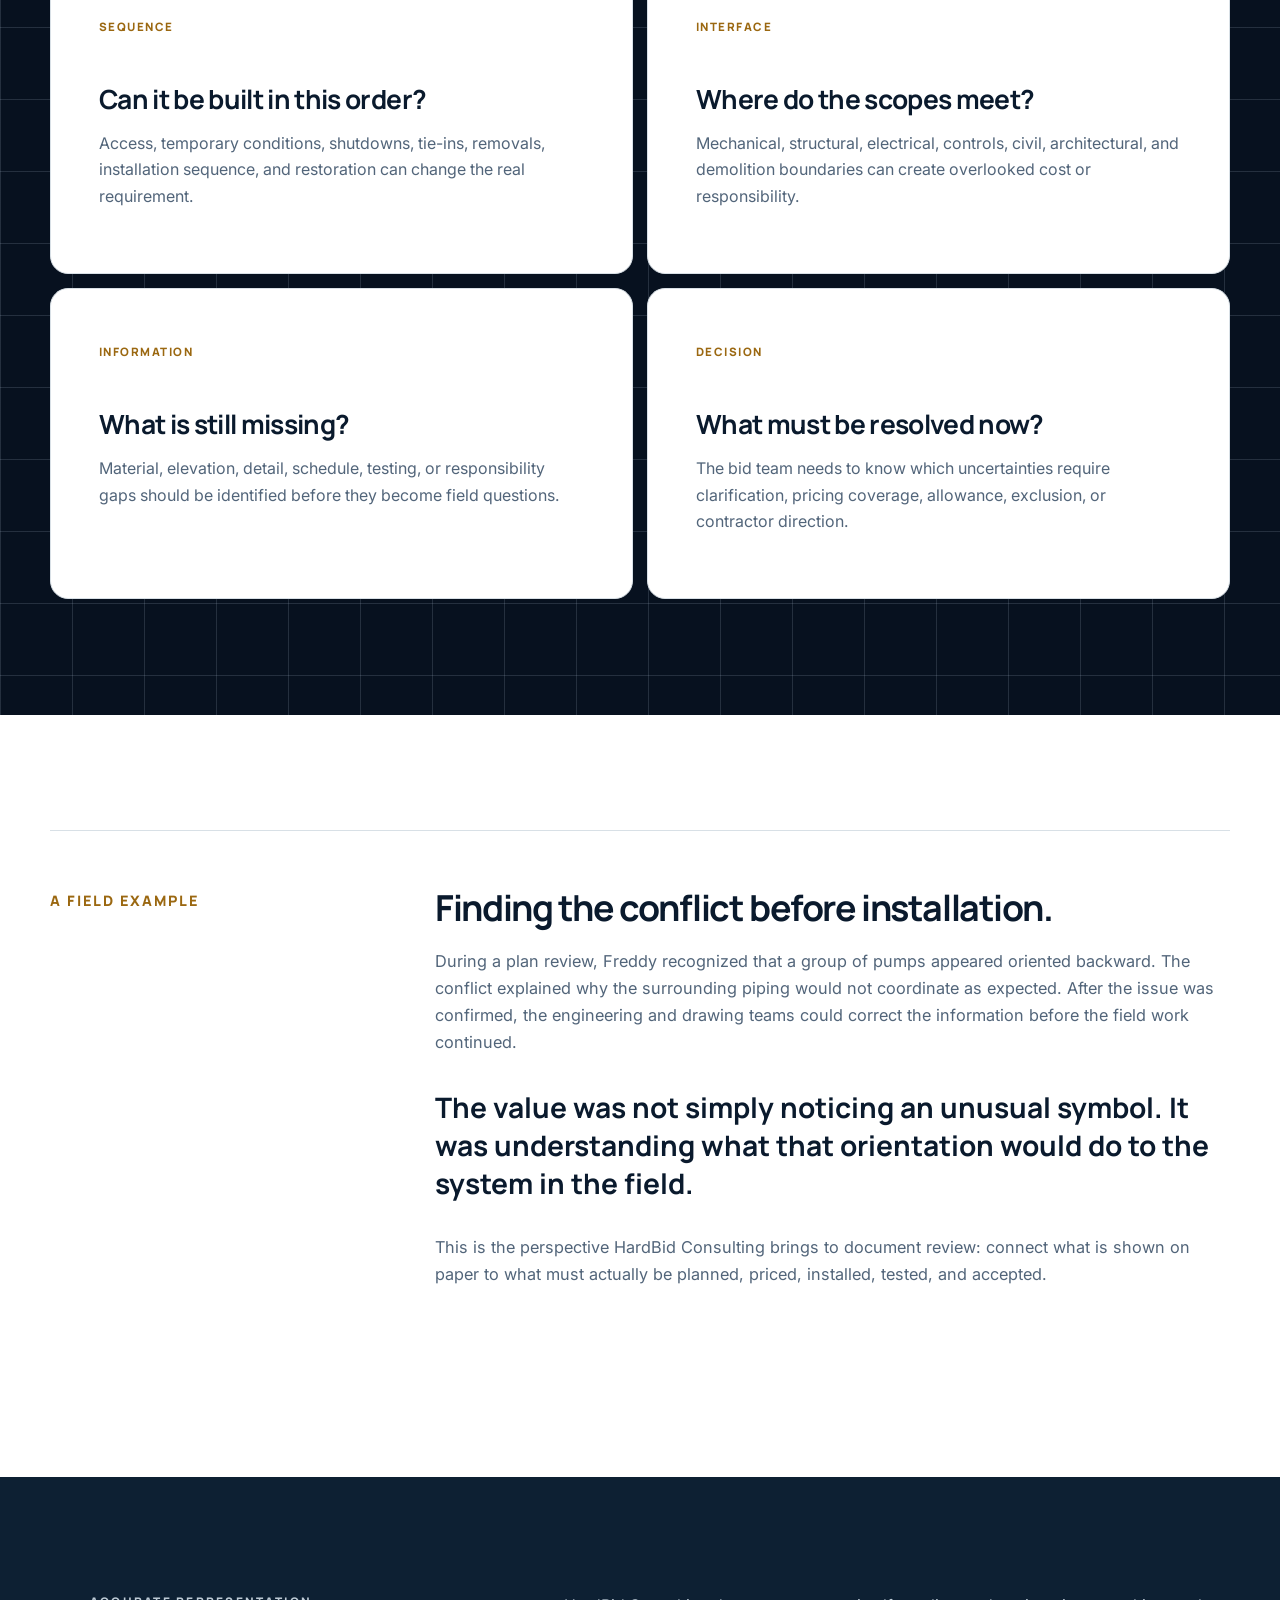
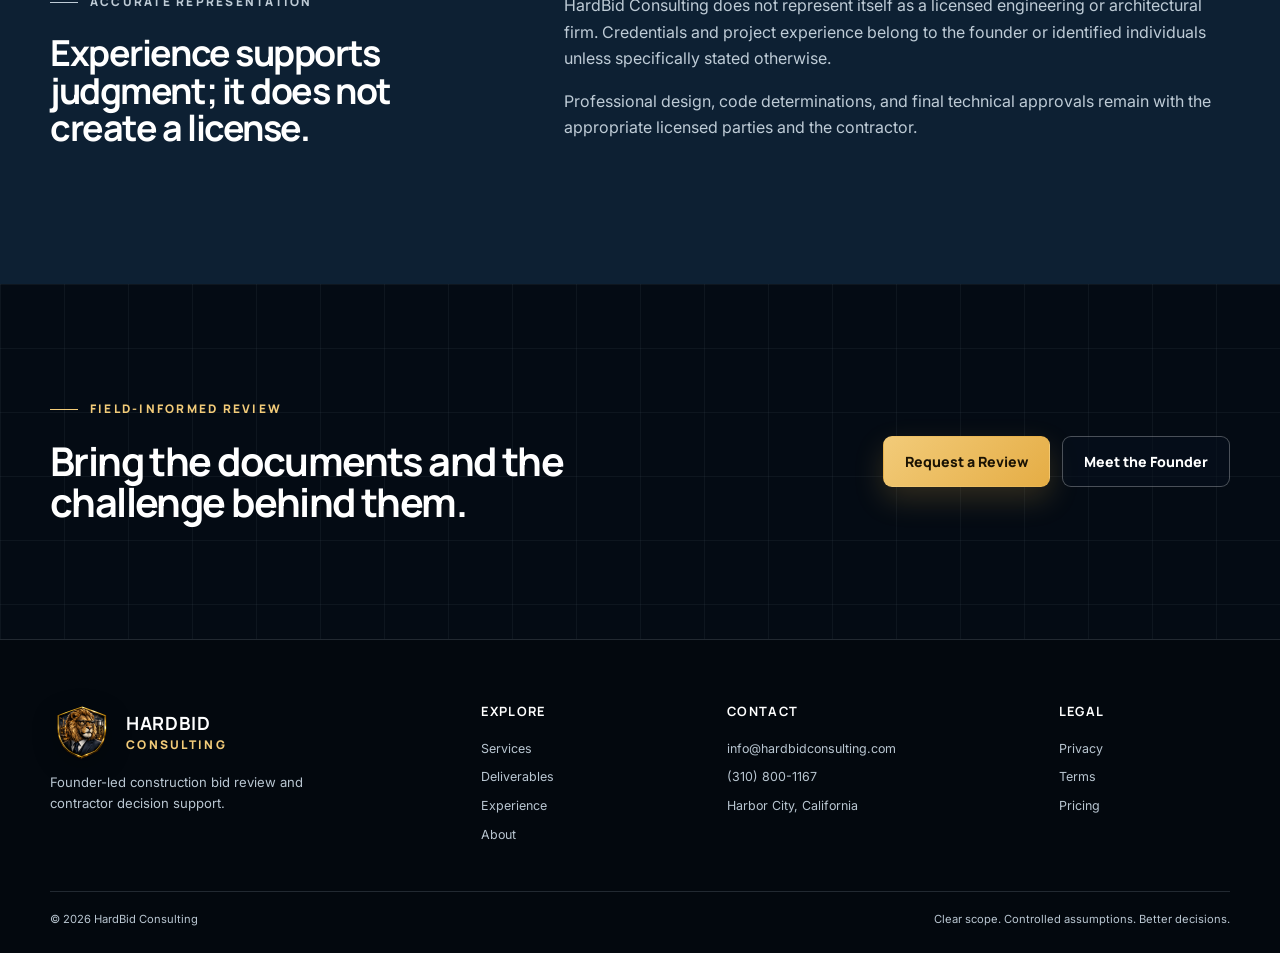
<file: experience.html>
<!doctype html>
<html lang="en">
<head>
  <meta charset="utf-8">
  <meta name="viewport" content="width=device-width,initial-scale=1">
  <title>Experience | HardBid Consulting</title>
  <meta name="description" content="Founder experience across water and wastewater, industrial mechanical work, construction leadership, coordination, and detailed project execution.">
  <link rel="canonical" href="https://hardbidconsulting.com/experience.html">
  <meta property="og:type" content="website"><meta property="og:title" content="Experience | HardBid Consulting"><meta property="og:description" content="Founder experience across water and wastewater, industrial mechanical work, construction leadership, coordination, and detailed project execution."><meta property="og:url" content="https://hardbidconsulting.com/experience.html"><meta property="og:image" content="https://hardbidconsulting.com/assets/hardbid-lion-header-256.png"><meta name="twitter:card" content="summary"><link rel="icon" href="assets/hardbid-lion-favicon-32.png?v=5" type="image/png">
  <link rel="preconnect" href="https://fonts.googleapis.com">
  <link rel="preconnect" href="https://fonts.gstatic.com" crossorigin>
  <link href="https://fonts.googleapis.com/css2?family=Inter:wght@400;500;600;700&family=Manrope:wght@500;600;700;800&display=swap" rel="stylesheet">
  <link rel="stylesheet" href="styles.css">
  <link rel="stylesheet" href="page-transitions.css">
  <script src="site.js" defer></script>
  <script src="page-transitions.js" defer></script>
</head>
<body>
  <a class="skip-link" href="#main">Skip to main content</a>
  <header class="site-header" data-header>
    <div class="shell nav-wrap">
      <a class="brand" href="index.html" aria-label="HardBid Consulting home"><img src="assets/hardbid-lion-header-256.png?v=5" alt="" width="64" height="64"><span class="brand-copy"><b>HardBid</b><small>Consulting</small></span></a>
      <button class="menu-toggle" type="button" aria-expanded="false" aria-controls="site-nav" aria-label="Open navigation" data-menu-toggle><span></span><span></span><span></span></button>
      <nav class="site-nav" id="site-nav" aria-label="Primary navigation" data-menu><a href="services.html">Services</a><a href="deliverables.html">Deliverables</a><a href="experience.html" aria-current="page">Experience</a><a href="about.html">About</a><a href="pricing.html">Pricing</a><a class="nav-cta" href="upload-plans.html">Request a Review</a></nav>
    </div>
  </header>

  <main id="main">
    <section class="page-hero experience-hero">
      <div class="shell"><div class="page-hero-copy">
        <p class="eyebrow">Experience / 03</p>
        <h1>Field understanding behind every review.</h1>
        <p class="lead">HardBid Consulting is founder-led by Freddy Leon, whose individual experience spans hands-on craft work, detailed construction, industrial and mechanical systems, active facilities, coordination, and superintendent-level leadership.</p>
        <p class="page-kicker">Founder experience is presented separately from work performed directly by HardBid Consulting.</p>
      </div></div>
    </section>

    <section class="section surface-white">
      <div class="shell">
        <div class="section-intro"><div><p class="eyebrow dark">Experience that informs the work</p><h2>Plans are clearer when you understand how the work reaches the field.</h2></div><p>HardBid Consulting’s review perspective is grounded in sequence, access, constructability, communication, and the practical consequences of missing information.</p></div>
        <div class="experience-grid">
          <article class="experience-card"><span>01 / PROCESS</span><h3>Water &amp; Wastewater</h3><p>Active process environments, mechanical piping, pumps, odor-control and chemical systems, shutdown awareness, testing, and closeout coordination.</p></article>
          <article class="experience-card"><span>02 / FIELD</span><h3>Industrial &amp; Mechanical</h3><p>Fabrication, installation planning, takeoffs, field markups, material preparation, interfaces, access, and work under schedule pressure.</p></article>
          <article class="experience-card"><span>03 / DETAIL</span><h3>Construction Leadership</h3><p>Supervision, team coordination, RFIs, delegation, quality expectations, custom finishes, problem-solving, and responsibility for execution.</p></article>
        </div>
      </div>
    </section>

    <section class="section surface-white" style="padding-top:0">
      <div class="shell"><div class="credential-strip"><div><strong>20+</strong><span>Years of individual construction experience</span></div><div><strong>UA / NITC</strong><span>Foreman, pipefitter, and plumbing credentials</span></div><div><strong>OSHA 30</strong><span>Construction safety training</span></div><div><strong>EN / ES</strong><span>Bilingual field communication</span></div></div></div>
    </section>

    <section class="section project-gallery-section" aria-labelledby="selected-projects-title">
      <div class="shell">
        <div class="section-intro"><div><p class="eyebrow dark">Selected founder project experience</p><h2 id="selected-projects-title">Experience shaped by real project conditions.</h2></div><p>These profiles describe Freddy Leon's individual project experience before founding HardBid Consulting. They are not presented as contracts performed by HardBid Consulting.</p></div>
        <div class="project-gallery">
          <article class="project-card">
            <div class="project-card-media"><img src="assets/project-hyperion-real.webp" alt="Process piping at the Hyperion Water Reclamation Plant" loading="lazy" width="1400" height="788"><span>Project photograph</span></div>
            <div class="project-card-body">
              <p class="project-location">Los Angeles, California</p>
              <h3>Hyperion Diluted Polymer System Improvements</h3>
              <p>Founder experience supporting industrial process work involving mechanical coordination, field planning, and execution in an active treatment environment.</p>
              <details><summary>Project profile</summary><div><b>Environment</b><span>Water and wastewater infrastructure</span><b>Perspective gained</b><span>Process awareness, system interfaces, sequencing, and field coordination.</span></div></details>
            </div>
          </article>
          <article class="project-card">
            <div class="project-card-media"><img src="assets/bg-hero-treatment-plant-v3.webp" alt="Representative water treatment facility at dusk" loading="lazy" width="1672" height="941"><span>Representative image</span></div>
            <div class="project-card-body">
              <p class="project-location">San Pedro, California</p>
              <h3>Diluted Polymer Improvements</h3>
              <p>Founder experience with polymer-system improvement work requiring planning, mechanical coordination, communication, and active-facility awareness.</p>
              <details><summary>Project profile</summary><div><b>Environment</b><span>Municipal process infrastructure</span><b>Perspective gained</b><span>Scope coordination, constructability, work sequencing, and communication under operating conditions.</span></div></details>
            </div>
          </article>
          <article class="project-card">
            <div class="project-card-media"><img src="assets/project-manhattan-lot-3-real.jpg" alt="Construction work in progress at Manhattan Beach Parking Lot No. 3" loading="lazy" width="1732" height="1254"><span>Project photograph</span></div>
            <div class="project-card-body">
              <p class="project-location">Manhattan Beach, California</p>
              <h3>Parking Lot No. 3</h3>
              <p>Founder project experience associated with public works construction, where site access, sequencing, coordination, and field execution shaped the work.</p>
              <details><summary>Project profile</summary><div><b>Environment</b><span>Public works and site construction</span><b>Perspective gained</b><span>Planning around access, logistics, interfaces, schedule, and responsibility for execution.</span></div></details>
            </div>
          </article>
        </div>
        <p class="project-gallery-note">The Hyperion and Manhattan Beach images are verified project photographs. The San Pedro image remains representative until its exact source folder is confirmed.</p>
      </div>
    </section>

    <section class="section surface-grid">
      <div class="shell">
        <div class="section-intro"><div><p class="eyebrow">What field experience changes</p><h2 style="color:white">The review looks beyond the visible quantity.</h2></div><p style="color:#b8c7d4">A count can be correct and the scope can still be incomplete. The field lens asks what supports, connects, protects, tests, restores, moves, and closes the work.</p></div>
        <div class="detail-grid">
          <article class="detail-card"><span class="card-number">SEQUENCE</span><h3>Can it be built in this order?</h3><p>Access, temporary conditions, shutdowns, tie-ins, removals, installation sequence, and restoration can change the real requirement.</p></article>
          <article class="detail-card"><span class="card-number">INTERFACE</span><h3>Where do the scopes meet?</h3><p>Mechanical, structural, electrical, controls, civil, architectural, and demolition boundaries can create overlooked cost or responsibility.</p></article>
          <article class="detail-card"><span class="card-number">INFORMATION</span><h3>What is still missing?</h3><p>Material, elevation, detail, schedule, testing, or responsibility gaps should be identified before they become field questions.</p></article>
          <article class="detail-card"><span class="card-number">DECISION</span><h3>What must be resolved now?</h3><p>The bid team needs to know which uncertainties require clarification, pricing coverage, allowance, exclusion, or contractor direction.</p></article>
        </div>
      </div>
    </section>

    <section class="section surface-white"><div class="shell"><div class="founder-chapter"><div class="chapter-label">A field example</div><div class="chapter-content"><h2>Finding the conflict before installation.</h2><p>During a plan review, Freddy recognized that a group of pumps appeared oriented backward. The conflict explained why the surrounding piping would not coordinate as expected. After the issue was confirmed, the engineering and drawing teams could correct the information before the field work continued.</p><p class="pullquote">The value was not simply noticing an unusual symbol. It was understanding what that orientation would do to the system in the field.</p><p>This is the perspective HardBid Consulting brings to document review: connect what is shown on paper to what must actually be planned, priced, installed, tested, and accepted.</p></div></div></div></section>

    <section class="section boundary"><div class="shell boundary-grid"><div><p class="eyebrow">Accurate representation</p><h2>Experience supports judgment; it does not create a license.</h2></div><div><p>HardBid Consulting does not represent itself as a licensed engineering or architectural firm. Credentials and project experience belong to the founder or identified individuals unless specifically stated otherwise.</p><p>Professional design, code determinations, and final technical approvals remain with the appropriate licensed parties and the contractor.</p></div></div></section>

    <section class="final-cta"><div class="shell cta-grid"><div><p class="eyebrow">Field-informed review</p><h2>Bring the documents and the challenge behind them.</h2></div><div class="cta-actions"><a class="button button-primary" href="upload-plans.html">Request a Review</a><a class="button button-secondary" href="about.html">Meet the Founder</a></div></div></section>
  </main>

  <footer class="site-footer"><div class="shell footer-grid"><div class="footer-brand"><a class="brand" href="index.html"><img src="assets/hardbid-lion-header-256.png?v=5" alt="" width="64" height="64"><span class="brand-copy"><b>HardBid</b><small>Consulting</small></span></a><p>Founder-led construction bid review and contractor decision support.</p></div><div><h3>Explore</h3><div class="footer-links"><a href="services.html">Services</a><a href="deliverables.html">Deliverables</a><a href="experience.html">Experience</a><a href="about.html">About</a></div></div><div><h3>Contact</h3><div class="footer-links"><a href="mailto:info@hardbidconsulting.com">info@hardbidconsulting.com</a><a href="tel:+13108001167">(310) 800-1167</a><span>Harbor City, California</span></div></div><div><h3>Legal</h3><div class="footer-links"><a href="privacy.html">Privacy</a><a href="terms.html">Terms</a><a href="pricing.html">Pricing</a></div></div></div><div class="shell footer-bottom"><span>© 2026 HardBid Consulting</span><span>Clear scope. Controlled assumptions. Better decisions.</span></div></footer>
</body>
</html>
</file>
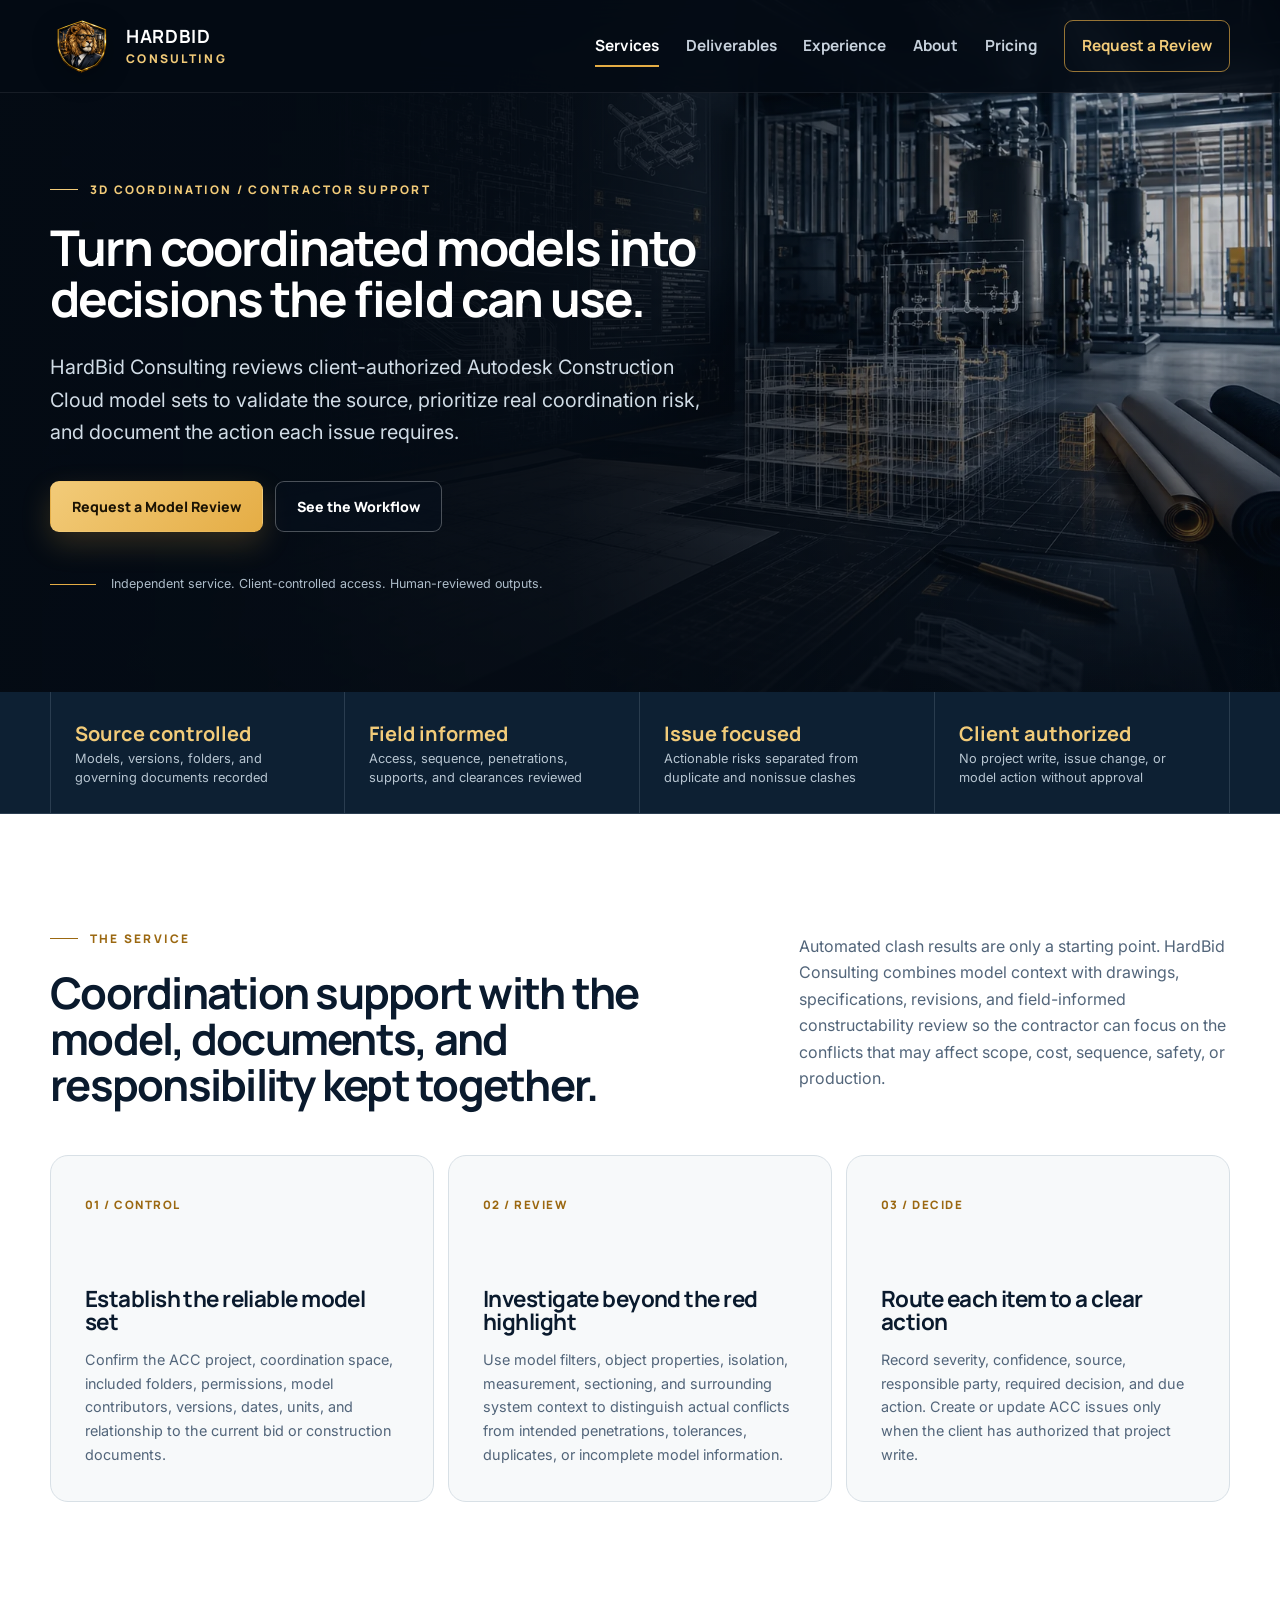
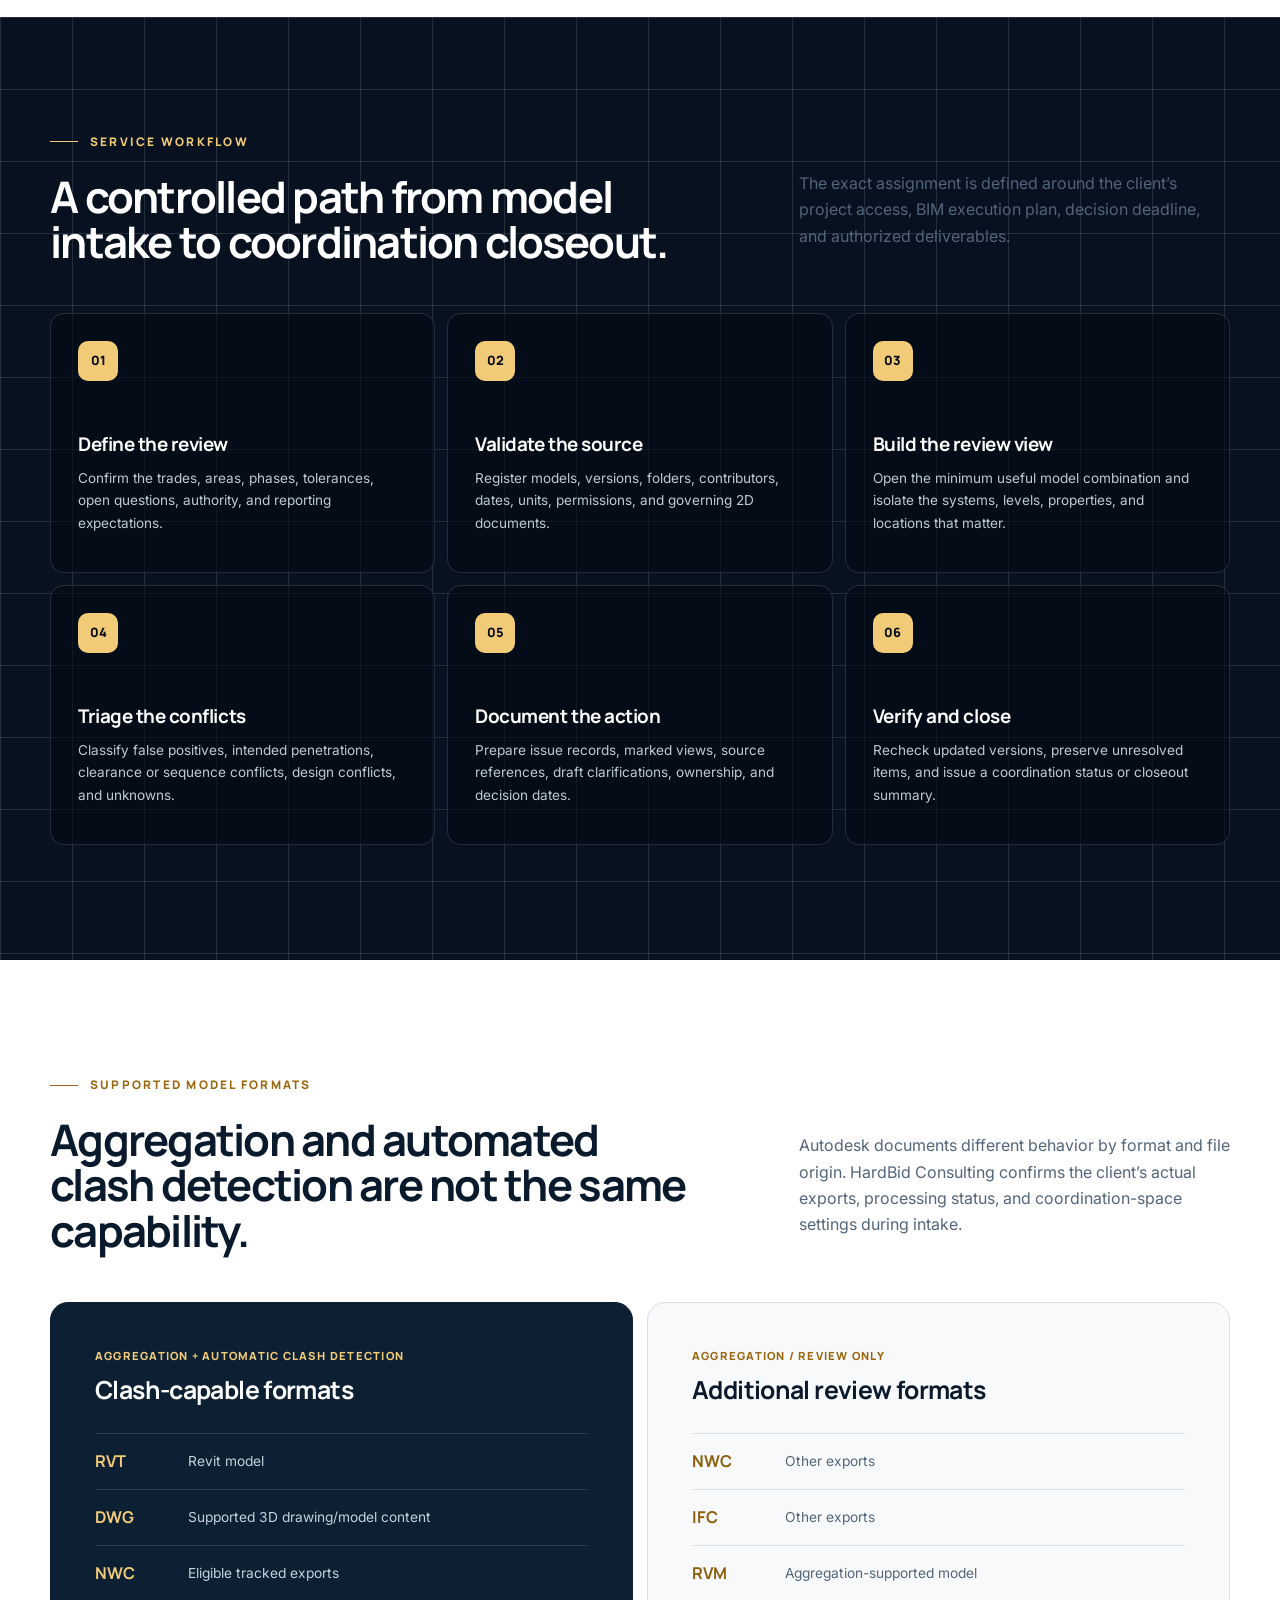
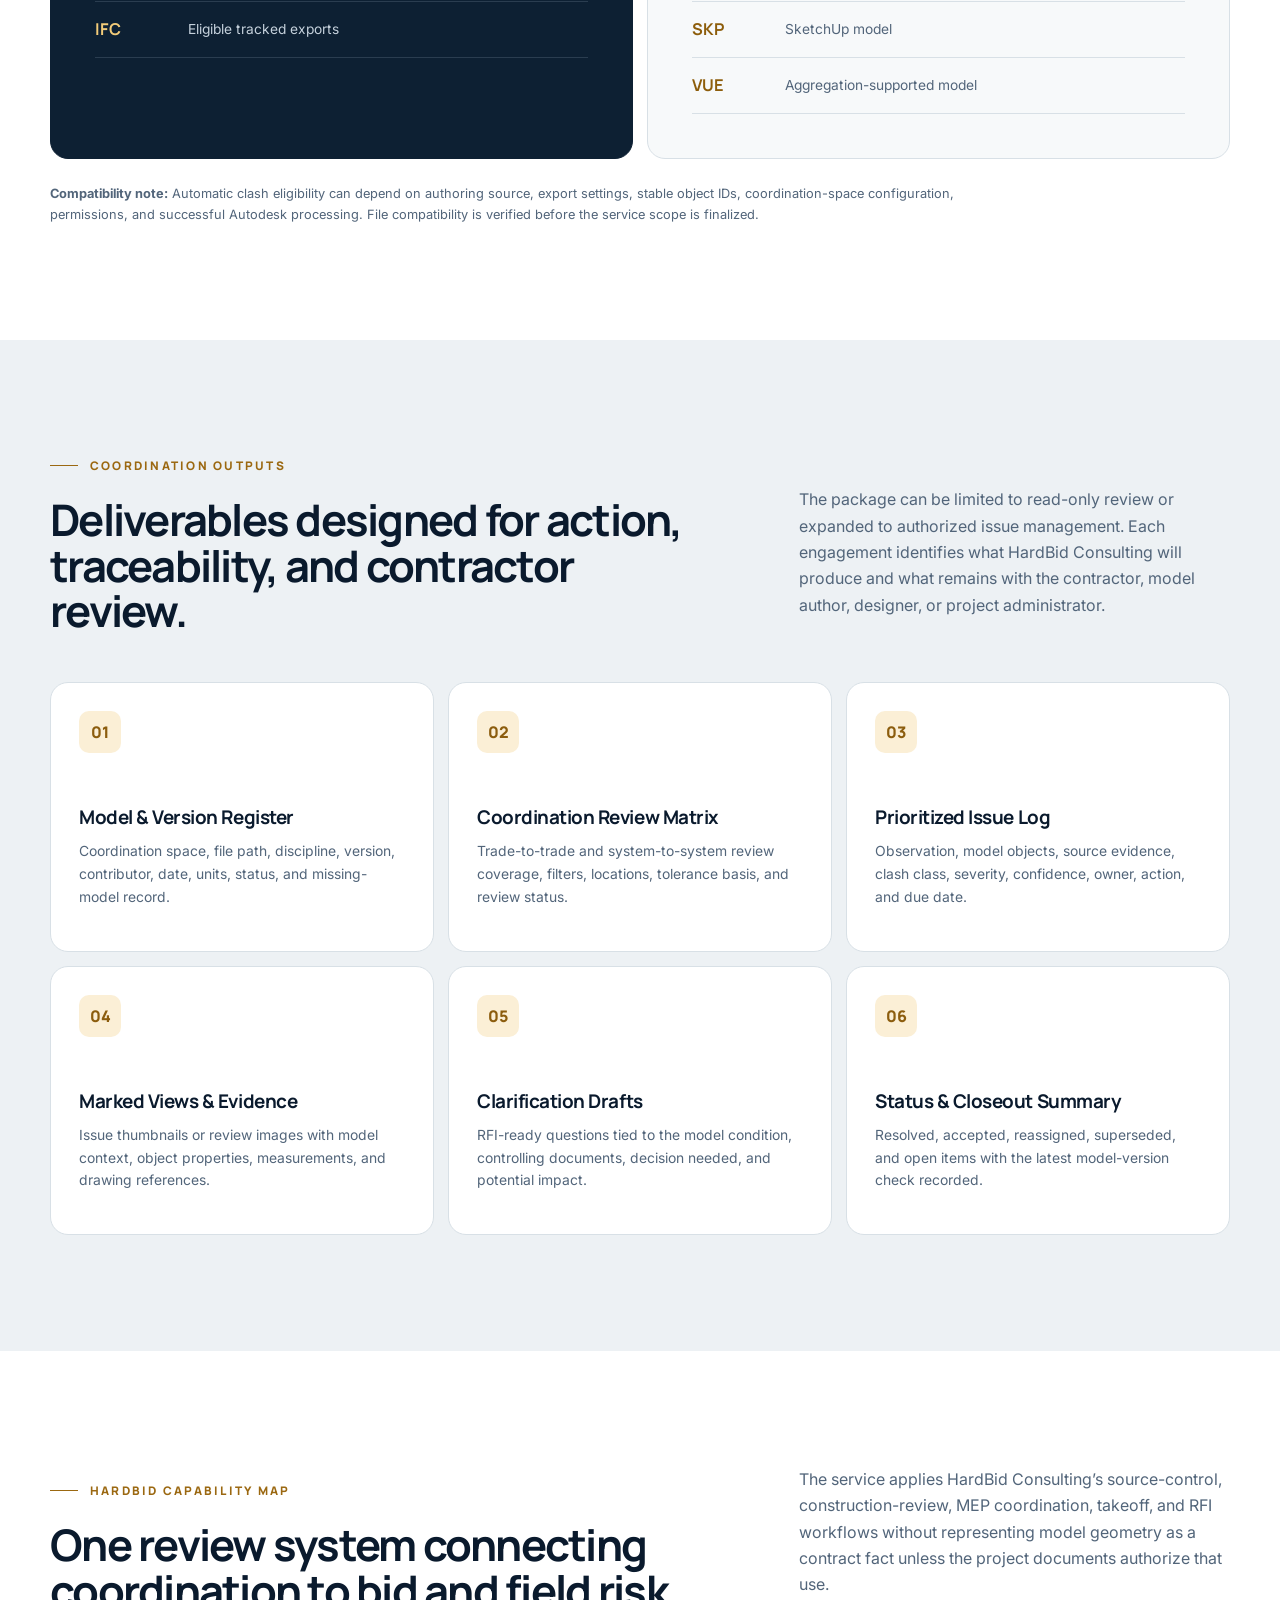
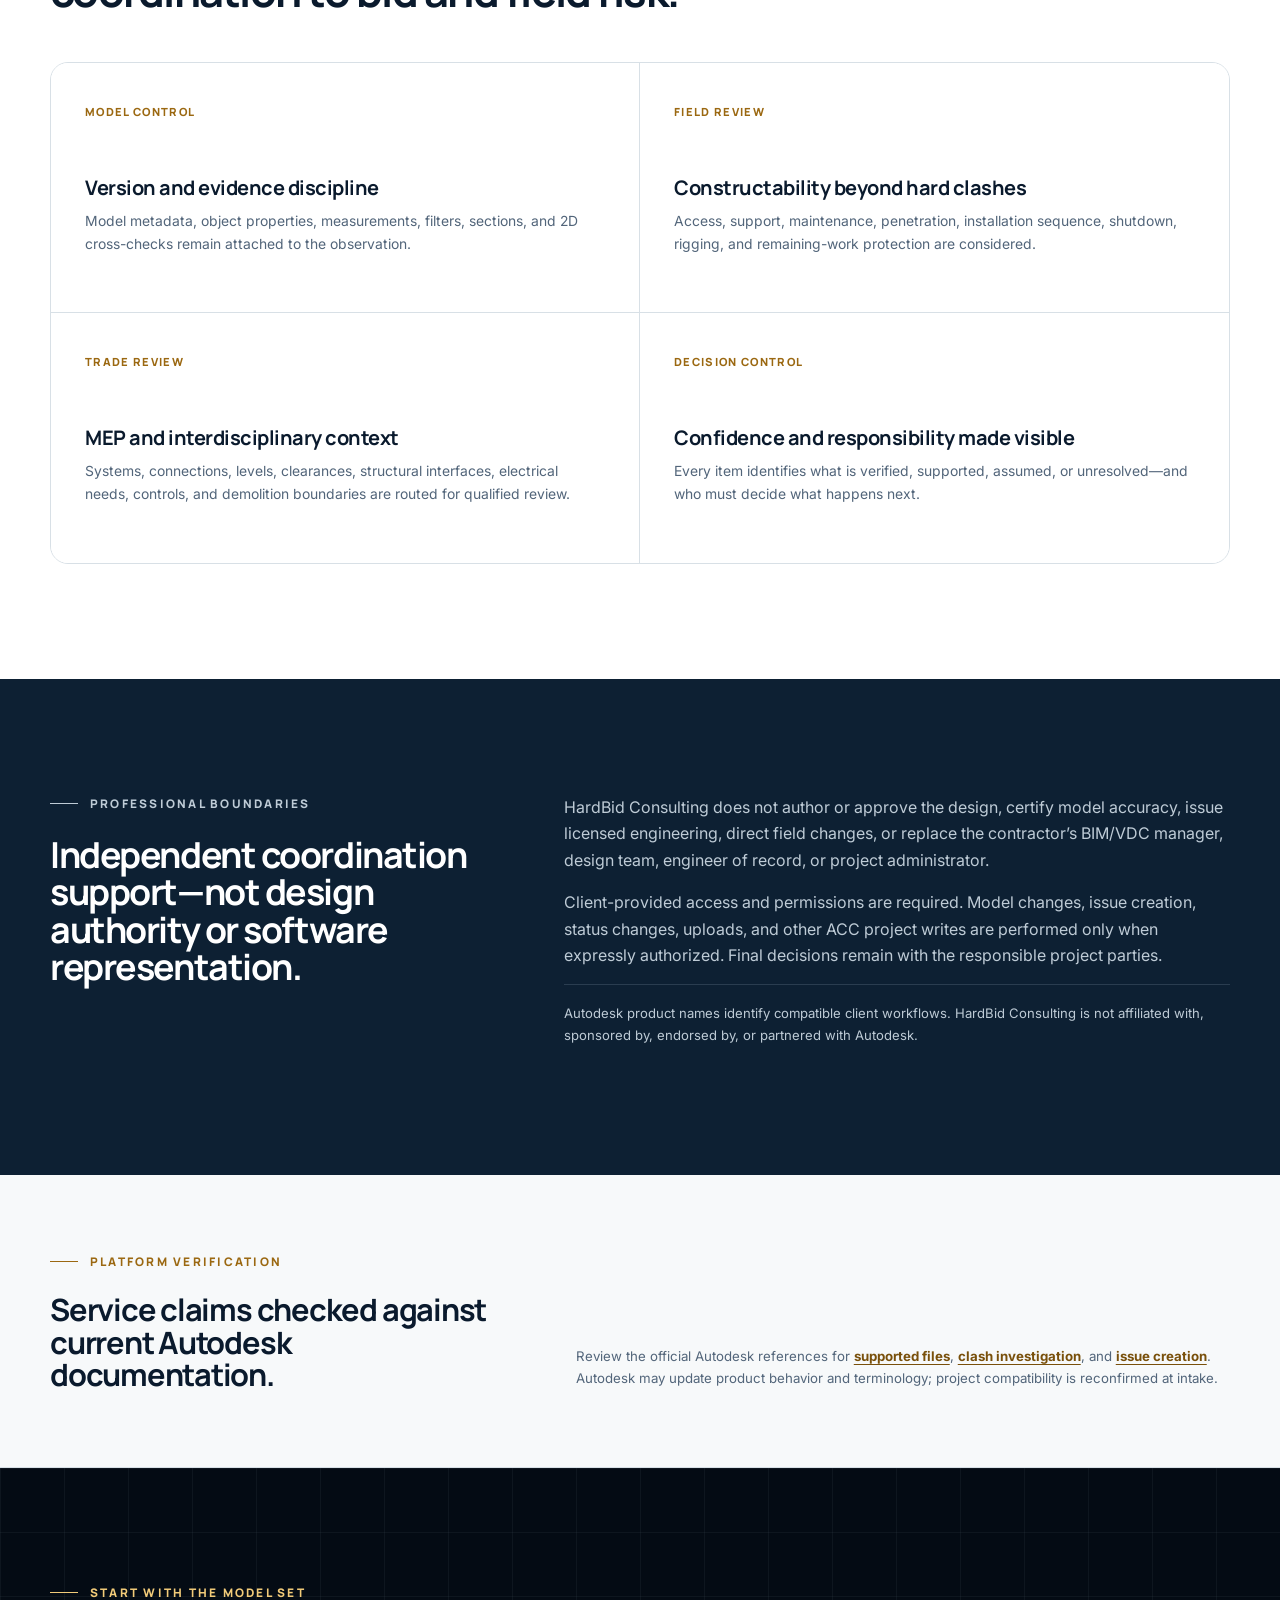
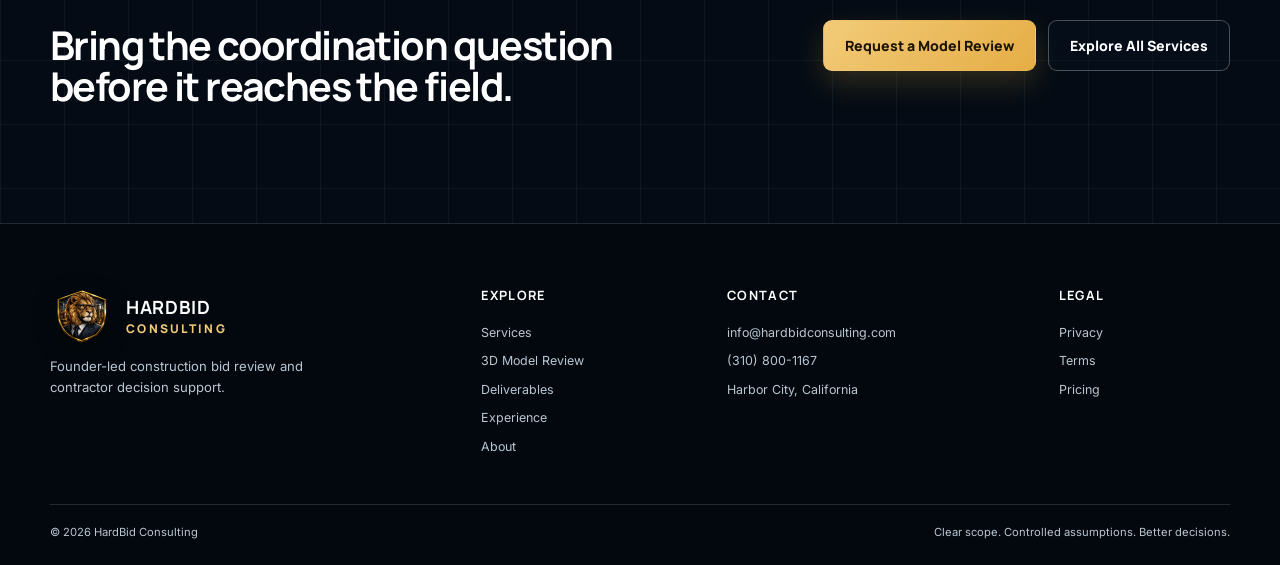
<file: model-coordination.html>
<!doctype html>
<html lang="en">
<head>
  <meta charset="utf-8">
  <meta name="viewport" content="width=device-width,initial-scale=1">
  <title>ACC 3D Model Review & Coordination | HardBid Consulting</title>
  <meta name="description" content="Independent Autodesk Construction Cloud 3D model review and coordination support for contractors, including model validation, clash triage, issue registers, constructability review, and decision-ready reporting.">
  <link rel="canonical" href="https://hardbidconsulting.com/model-coordination.html">
  <meta property="og:type" content="website"><meta property="og:title" content="ACC 3D Model Review & Coordination | HardBid Consulting"><meta property="og:description" content="Independent Autodesk Construction Cloud 3D model review and coordination support for contractors, including model validation, clash triage, issue registers, constructability review, and decision-ready reporting."><meta property="og:url" content="https://hardbidconsulting.com/model-coordination.html"><meta property="og:image" content="https://hardbidconsulting.com/assets/hardbid-lion-header-256.png"><meta name="twitter:card" content="summary"><link rel="icon" href="assets/hardbid-lion-favicon-32.png?v=5" type="image/png">
  <link rel="preconnect" href="https://fonts.googleapis.com">
  <link rel="preconnect" href="https://fonts.gstatic.com" crossorigin>
  <link href="https://fonts.googleapis.com/css2?family=Inter:wght@400;500;600;700&family=Manrope:wght@500;600;700;800&display=swap" rel="stylesheet">
  <link rel="stylesheet" href="styles.css">
  <link rel="stylesheet" href="page-transitions.css">
  <script src="site.js" defer></script>
  <script src="page-transitions.js" defer></script>
</head>
<body>
  <a class="skip-link" href="#main">Skip to main content</a>
  <header class="site-header" data-header>
    <div class="shell nav-wrap">
      <a class="brand" href="index.html" aria-label="HardBid Consulting home">
        <img src="assets/hardbid-lion-header-256.png?v=5" alt="" width="64" height="64">
        <span class="brand-copy"><b>HardBid</b><small>Consulting</small></span>
      </a>
      <button class="menu-toggle" type="button" aria-expanded="false" aria-controls="site-nav" aria-label="Open navigation" data-menu-toggle>
        <span></span><span></span><span></span>
      </button>
      <nav class="site-nav" id="site-nav" aria-label="Primary navigation" data-menu>
        <a href="services.html" aria-current="page">Services</a>
        <a href="deliverables.html">Deliverables</a>
        <a href="experience.html">Experience</a>
        <a href="about.html">About</a>
        <a href="pricing.html">Pricing</a>
        <a class="nav-cta" href="upload-plans.html">Request a Review</a>
      </nav>
    </div>
  </header>

  <main id="main">
    <section class="page-hero coordination-hero">
      <div class="shell">
        <div class="page-hero-copy">
          <p class="eyebrow">3D coordination / contractor support</p>
          <h1>Turn coordinated models into decisions the field can use.</h1>
          <p class="lead">HardBid Consulting reviews client-authorized Autodesk Construction Cloud model sets to validate the source, prioritize real coordination risk, and document the action each issue requires.</p>
          <div class="hero-actions coordination-hero-actions">
            <a class="button button-primary" href="upload-plans.html">Request a Model Review</a>
            <a class="button button-secondary" href="#workflow">See the Workflow</a>
          </div>
          <p class="page-kicker">Independent service. Client-controlled access. Human-reviewed outputs.</p>
        </div>
      </div>
    </section>

    <section class="proof-strip" aria-label="Service principles">
      <div class="shell proof-grid">
        <div><strong>Source controlled</strong><span>Models, versions, folders, and governing documents recorded</span></div>
        <div><strong>Field informed</strong><span>Access, sequence, penetrations, supports, and clearances reviewed</span></div>
        <div><strong>Issue focused</strong><span>Actionable risks separated from duplicate and nonissue clashes</span></div>
        <div><strong>Client authorized</strong><span>No project write, issue change, or model action without approval</span></div>
      </div>
    </section>

    <section class="section surface-white">
      <div class="shell">
        <div class="section-intro">
          <div>
            <p class="eyebrow dark">The service</p>
            <h2>Coordination support with the model, documents, and responsibility kept together.</h2>
          </div>
          <p>Automated clash results are only a starting point. HardBid Consulting combines model context with drawings, specifications, revisions, and field-informed constructability review so the contractor can focus on the conflicts that may affect scope, cost, sequence, safety, or production.</p>
        </div>
        <div class="coordination-summary-grid">
          <article class="coordination-scope-card">
            <span>01 / CONTROL</span>
            <h3>Establish the reliable model set</h3>
            <p>Confirm the ACC project, coordination space, included folders, permissions, model contributors, versions, dates, units, and relationship to the current bid or construction documents.</p>
          </article>
          <article class="coordination-scope-card">
            <span>02 / REVIEW</span>
            <h3>Investigate beyond the red highlight</h3>
            <p>Use model filters, object properties, isolation, measurement, sectioning, and surrounding system context to distinguish actual conflicts from intended penetrations, tolerances, duplicates, or incomplete model information.</p>
          </article>
          <article class="coordination-scope-card">
            <span>03 / DECIDE</span>
            <h3>Route each item to a clear action</h3>
            <p>Record severity, confidence, source, responsible party, required decision, and due action. Create or update ACC issues only when the client has authorized that project write.</p>
          </article>
        </div>
      </div>
    </section>

    <section class="section surface-grid" id="workflow">
      <div class="shell">
        <div class="section-intro">
          <div>
            <p class="eyebrow">Service workflow</p>
            <h2 class="light-heading">A controlled path from model intake to coordination closeout.</h2>
          </div>
          <p class="light-copy">The exact assignment is defined around the client’s project access, BIM execution plan, decision deadline, and authorized deliverables.</p>
        </div>
        <ol class="coordination-steps">
          <li>
            <span>01</span>
            <h3>Define the review</h3>
            <p>Confirm the trades, areas, phases, tolerances, open questions, authority, and reporting expectations.</p>
          </li>
          <li>
            <span>02</span>
            <h3>Validate the source</h3>
            <p>Register models, versions, folders, contributors, dates, units, permissions, and governing 2D documents.</p>
          </li>
          <li>
            <span>03</span>
            <h3>Build the review view</h3>
            <p>Open the minimum useful model combination and isolate the systems, levels, properties, and locations that matter.</p>
          </li>
          <li>
            <span>04</span>
            <h3>Triage the conflicts</h3>
            <p>Classify false positives, intended penetrations, clearance or sequence conflicts, design conflicts, and unknowns.</p>
          </li>
          <li>
            <span>05</span>
            <h3>Document the action</h3>
            <p>Prepare issue records, marked views, source references, draft clarifications, ownership, and decision dates.</p>
          </li>
          <li>
            <span>06</span>
            <h3>Verify and close</h3>
            <p>Recheck updated versions, preserve unresolved items, and issue a coordination status or closeout summary.</p>
          </li>
        </ol>
      </div>
    </section>

    <section class="section surface-white">
      <div class="shell">
        <div class="section-intro">
          <div>
            <p class="eyebrow dark">Supported model formats</p>
            <h2>Aggregation and automated clash detection are not the same capability.</h2>
          </div>
          <p>Autodesk documents different behavior by format and file origin. HardBid Consulting confirms the client’s actual exports, processing status, and coordination-space settings during intake.</p>
        </div>
        <div class="format-groups">
          <article class="format-card format-card-primary">
            <p class="format-status">Aggregation + automatic clash detection</p>
            <h3>Clash-capable formats</h3>
            <ul class="format-list" aria-label="Formats supported for aggregation and automatic clash detection">
              <li><strong>RVT</strong><span>Revit model</span></li>
              <li><strong>DWG</strong><span>Supported 3D drawing/model content</span></li>
              <li><strong>NWC</strong><span>Eligible tracked exports</span></li>
              <li><strong>IFC</strong><span>Eligible tracked exports</span></li>
            </ul>
          </article>
          <article class="format-card">
            <p class="format-status">Aggregation / review only</p>
            <h3>Additional review formats</h3>
            <ul class="format-list" aria-label="Formats supported for aggregation without automatic clash detection">
              <li><strong>NWC</strong><span>Other exports</span></li>
              <li><strong>IFC</strong><span>Other exports</span></li>
              <li><strong>RVM</strong><span>Aggregation-supported model</span></li>
              <li><strong>SKP</strong><span>SketchUp model</span></li>
              <li><strong>VUE</strong><span>Aggregation-supported model</span></li>
            </ul>
          </article>
        </div>
        <p class="format-note"><strong>Compatibility note:</strong> Automatic clash eligibility can depend on authoring source, export settings, stable object IDs, coordination-space configuration, permissions, and successful Autodesk processing. File compatibility is verified before the service scope is finalized.</p>
      </div>
    </section>

    <section class="section coordination-deliverables">
      <div class="shell">
        <div class="section-intro">
          <div>
            <p class="eyebrow dark">Coordination outputs</p>
            <h2>Deliverables designed for action, traceability, and contractor review.</h2>
          </div>
          <p>The package can be limited to read-only review or expanded to authorized issue management. Each engagement identifies what HardBid Consulting will produce and what remains with the contractor, model author, designer, or project administrator.</p>
        </div>
        <div class="output-list">
          <article class="output-card"><span class="output-icon">01</span><h3>Model & Version Register</h3><p>Coordination space, file path, discipline, version, contributor, date, units, status, and missing-model record.</p></article>
          <article class="output-card"><span class="output-icon">02</span><h3>Coordination Review Matrix</h3><p>Trade-to-trade and system-to-system review coverage, filters, locations, tolerance basis, and review status.</p></article>
          <article class="output-card"><span class="output-icon">03</span><h3>Prioritized Issue Log</h3><p>Observation, model objects, source evidence, clash class, severity, confidence, owner, action, and due date.</p></article>
          <article class="output-card"><span class="output-icon">04</span><h3>Marked Views & Evidence</h3><p>Issue thumbnails or review images with model context, object properties, measurements, and drawing references.</p></article>
          <article class="output-card"><span class="output-icon">05</span><h3>Clarification Drafts</h3><p>RFI-ready questions tied to the model condition, controlling documents, decision needed, and potential impact.</p></article>
          <article class="output-card"><span class="output-icon">06</span><h3>Status & Closeout Summary</h3><p>Resolved, accepted, reassigned, superseded, and open items with the latest model-version check recorded.</p></article>
        </div>
      </div>
    </section>

    <section class="section surface-white">
      <div class="shell">
        <div class="section-intro">
          <div>
            <p class="eyebrow dark">HardBid capability map</p>
            <h2>One review system connecting coordination to bid and field risk.</h2>
          </div>
          <p>The service applies HardBid Consulting’s source-control, construction-review, MEP coordination, takeoff, and RFI workflows without representing model geometry as a contract fact unless the project documents authorize that use.</p>
        </div>
        <div class="capability-map">
          <article><span>MODEL CONTROL</span><h3>Version and evidence discipline</h3><p>Model metadata, object properties, measurements, filters, sections, and 2D cross-checks remain attached to the observation.</p></article>
          <article><span>FIELD REVIEW</span><h3>Constructability beyond hard clashes</h3><p>Access, support, maintenance, penetration, installation sequence, shutdown, rigging, and remaining-work protection are considered.</p></article>
          <article><span>TRADE REVIEW</span><h3>MEP and interdisciplinary context</h3><p>Systems, connections, levels, clearances, structural interfaces, electrical needs, controls, and demolition boundaries are routed for qualified review.</p></article>
          <article><span>DECISION CONTROL</span><h3>Confidence and responsibility made visible</h3><p>Every item identifies what is verified, supported, assumed, or unresolved—and who must decide what happens next.</p></article>
        </div>
      </div>
    </section>

    <section class="section boundary">
      <div class="shell boundary-grid">
        <div>
          <p class="eyebrow">Professional boundaries</p>
          <h2>Independent coordination support—not design authority or software representation.</h2>
        </div>
        <div>
          <p>HardBid Consulting does not author or approve the design, certify model accuracy, issue licensed engineering, direct field changes, or replace the contractor’s BIM/VDC manager, design team, engineer of record, or project administrator.</p>
          <p>Client-provided access and permissions are required. Model changes, issue creation, status changes, uploads, and other ACC project writes are performed only when expressly authorized. Final decisions remain with the responsible project parties.</p>
          <p class="platform-disclaimer">Autodesk product names identify compatible client workflows. HardBid Consulting is not affiliated with, sponsored by, endorsed by, or partnered with Autodesk.</p>
        </div>
      </div>
    </section>

    <section class="section-tight platform-reference">
      <div class="shell platform-reference-inner">
        <div>
          <p class="eyebrow dark">Platform verification</p>
          <h2>Service claims checked against current Autodesk documentation.</h2>
        </div>
        <p>Review the official Autodesk references for <a href="https://help.autodesk.com/view/BIM360D/ENU/?contextId=Model_Coord_Supported_Files" target="_blank" rel="noopener noreferrer">supported files</a>, <a href="https://help.autodesk.com/cloudhelp/ENU/Coord-Clashes/files/Model_Coord_Filter_Investigate_Clashes.html" target="_blank" rel="noopener noreferrer">clash investigation</a>, and <a href="https://help.autodesk.com/cloudhelp/ENU/Coord-Issues/files/get-started-issues/Model_Coord_Create_Issue.html" target="_blank" rel="noopener noreferrer">issue creation</a>. Autodesk may update product behavior and terminology; project compatibility is reconfirmed at intake.</p>
      </div>
    </section>

    <section class="final-cta">
      <div class="shell cta-grid">
        <div>
          <p class="eyebrow">Start with the model set</p>
          <h2>Bring the coordination question before it reaches the field.</h2>
        </div>
        <div class="cta-actions">
          <a class="button button-primary" href="upload-plans.html">Request a Model Review</a>
          <a class="button button-secondary" href="services.html">Explore All Services</a>
        </div>
      </div>
    </section>
  </main>

  <footer class="site-footer">
    <div class="shell footer-grid">
      <div class="footer-brand">
        <a class="brand" href="index.html">
          <img src="assets/hardbid-lion-header-256.png?v=5" alt="" width="64" height="64">
          <span class="brand-copy"><b>HardBid</b><small>Consulting</small></span>
        </a>
        <p>Founder-led construction bid review and contractor decision support.</p>
      </div>
      <div>
        <h3>Explore</h3>
        <div class="footer-links">
          <a href="services.html">Services</a>
          <a href="model-coordination.html">3D Model Review</a>
          <a href="deliverables.html">Deliverables</a>
          <a href="experience.html">Experience</a>
          <a href="about.html">About</a>
        </div>
      </div>
      <div>
        <h3>Contact</h3>
        <div class="footer-links">
          <a href="mailto:info@hardbidconsulting.com">info@hardbidconsulting.com</a>
          <a href="tel:+13108001167">(310) 800-1167</a>
          <span>Harbor City, California</span>
        </div>
      </div>
      <div>
        <h3>Legal</h3>
        <div class="footer-links">
          <a href="privacy.html">Privacy</a>
          <a href="terms.html">Terms</a>
          <a href="pricing.html">Pricing</a>
        </div>
      </div>
    </div>
    <div class="shell footer-bottom">
      <span>© 2026 HardBid Consulting</span>
      <span>Clear scope. Controlled assumptions. Better decisions.</span>
    </div>
  </footer>
</body>
</html>
</file>
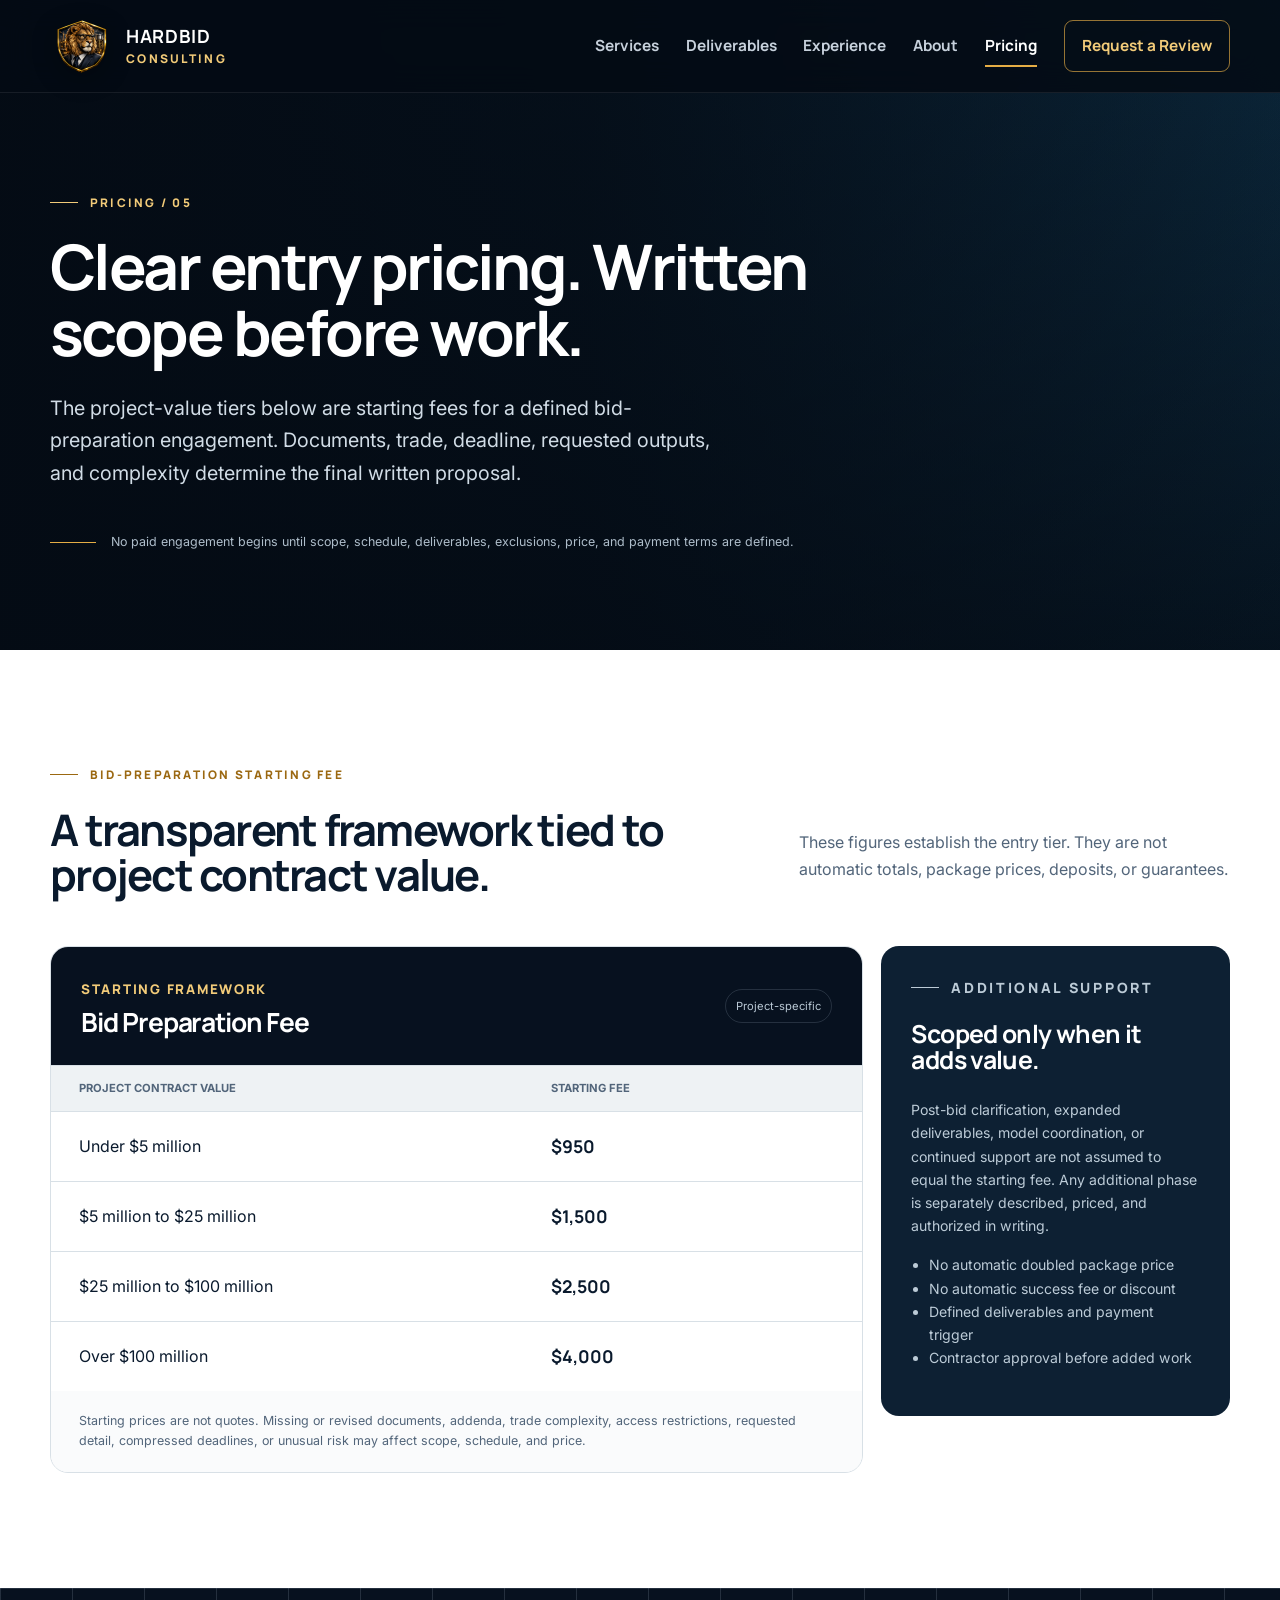
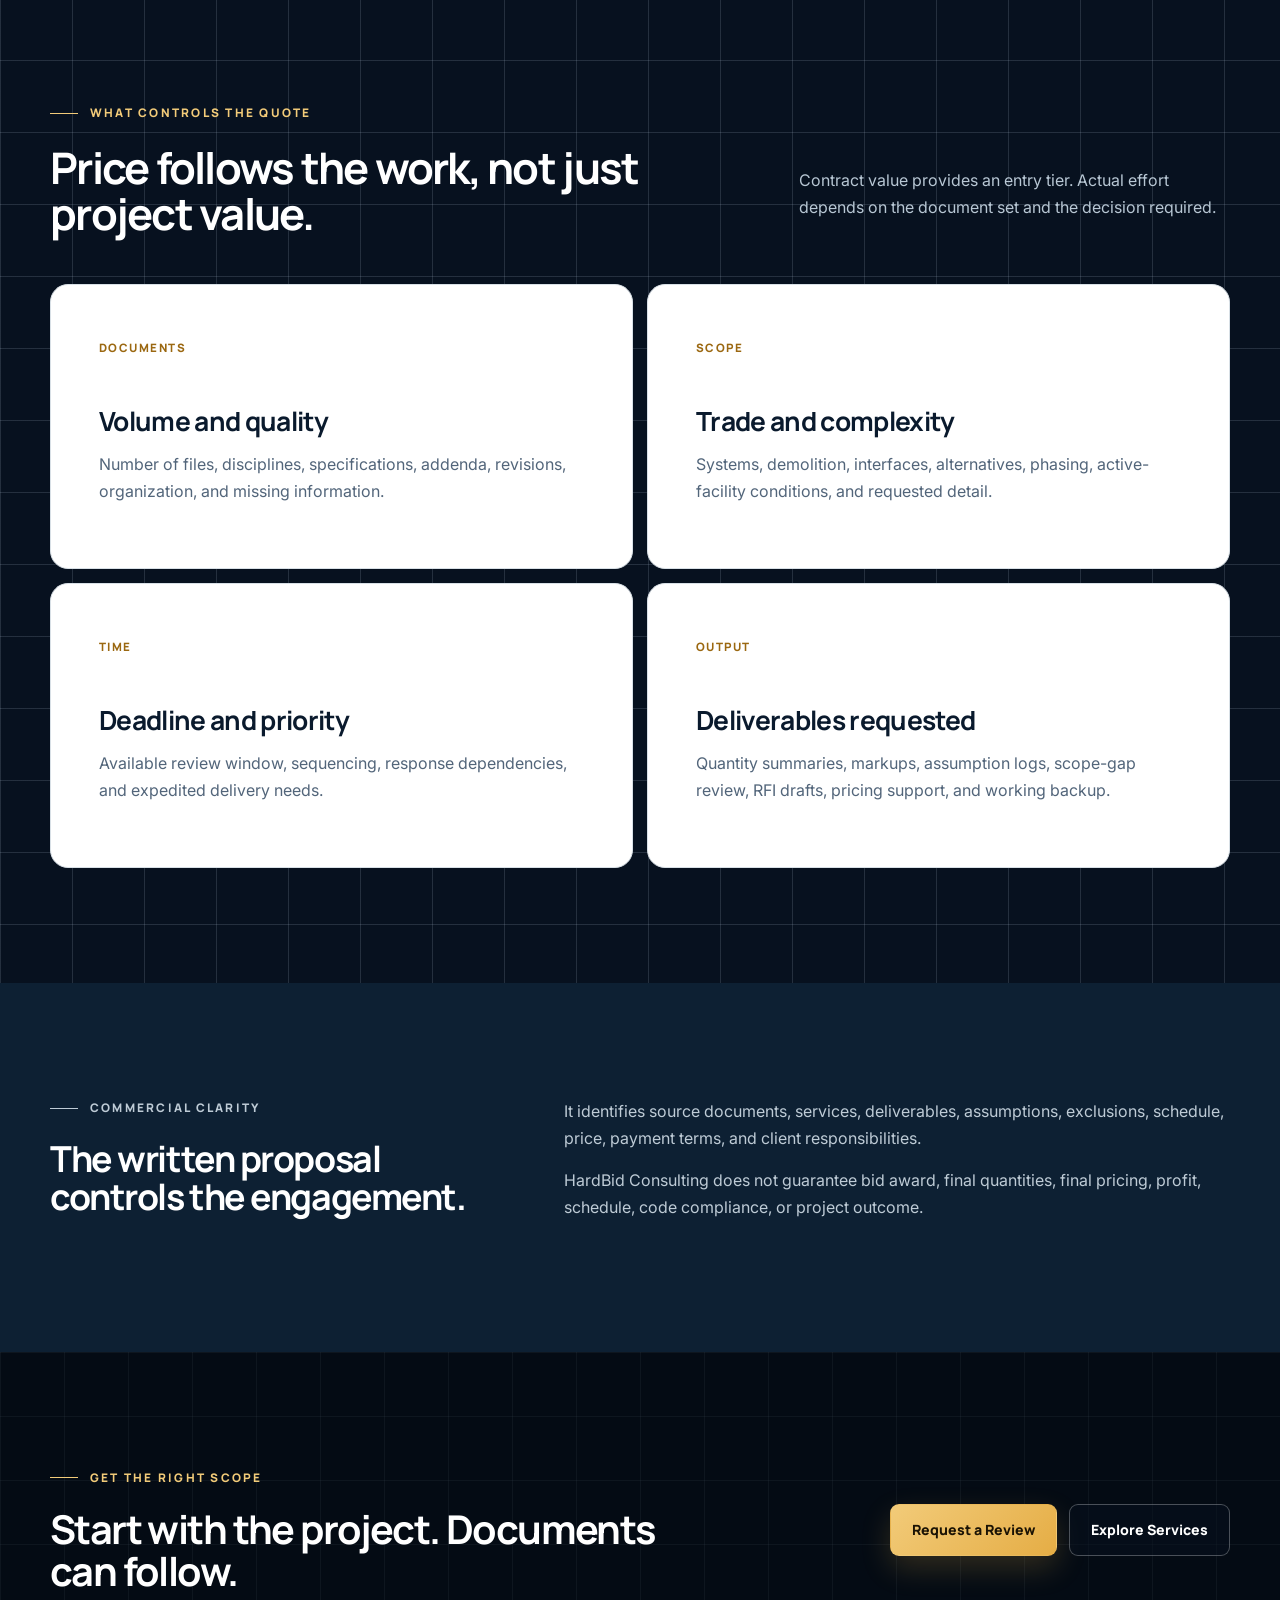
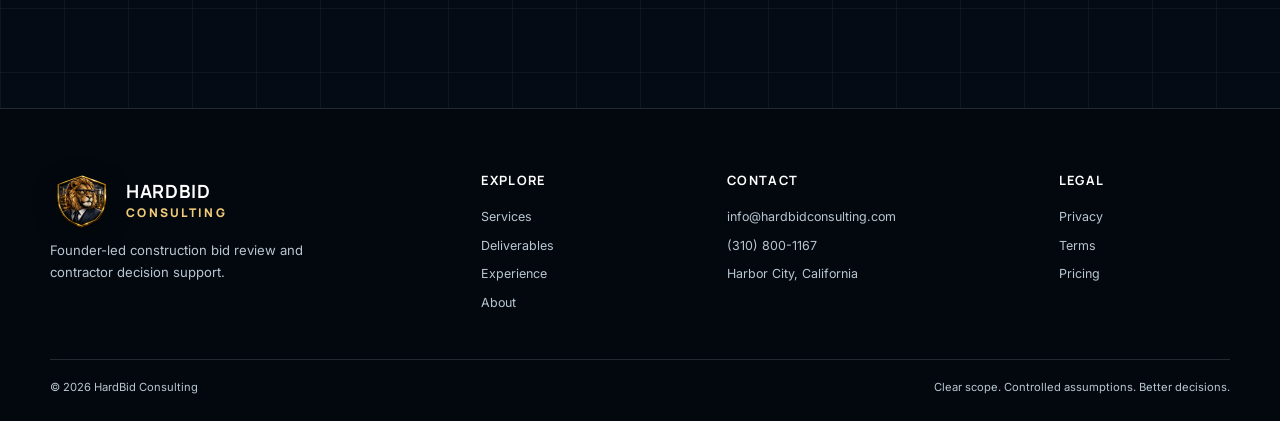
<file: pricing.html>
<!doctype html>
<html lang="en">
<head>
  <meta charset="utf-8">
  <meta name="viewport" content="width=device-width,initial-scale=1">
  <title>Pricing | HardBid Consulting</title>
  <meta name="description" content="Starting bid-preparation fees for HardBid Consulting construction bid review and takeoff support, with written scope before work.">
  <link rel="canonical" href="https://hardbidconsulting.com/pricing.html">
  <meta property="og:type" content="website">
  <meta property="og:title" content="Pricing | HardBid Consulting">
  <meta property="og:description" content="Clear starting fees with project-specific scope, schedule, deliverables, exclusions, and payment terms confirmed in writing.">
  <meta property="og:url" content="https://hardbidconsulting.com/pricing.html">
  <meta property="og:image" content="https://hardbidconsulting.com/assets/hardbid-lion-header-256.png">
  <meta name="twitter:card" content="summary">
  <link rel="icon" href="assets/hardbid-lion-favicon-32.png?v=5" type="image/png">
  <link rel="preconnect" href="https://fonts.googleapis.com">
  <link rel="preconnect" href="https://fonts.gstatic.com" crossorigin>
  <link href="https://fonts.googleapis.com/css2?family=Inter:wght@400;500;600;700&family=Manrope:wght@500;600;700;800&display=swap" rel="stylesheet">
  <link rel="stylesheet" href="styles.css">
  <link rel="stylesheet" href="page-transitions.css">
  <script src="site.js" defer></script>
  <script src="page-transitions.js" defer></script>
</head>
<body>
  <a class="skip-link" href="#main">Skip to main content</a>
  <header class="site-header" data-header>
    <div class="shell nav-wrap">
      <a class="brand" href="index.html" aria-label="HardBid Consulting home">
        <img src="assets/hardbid-lion-header-256.png?v=5" alt="" width="64" height="64">
        <span class="brand-copy"><b>HardBid</b><small>Consulting</small></span>
      </a>
      <button class="menu-toggle" type="button" aria-expanded="false" aria-controls="site-nav" aria-label="Open navigation" data-menu-toggle><span></span><span></span><span></span></button>
      <nav class="site-nav" id="site-nav" aria-label="Primary navigation" data-menu>
        <a href="services.html">Services</a>
        <a href="deliverables.html">Deliverables</a>
        <a href="experience.html">Experience</a>
        <a href="about.html">About</a>
        <a href="pricing.html" aria-current="page">Pricing</a>
        <a class="nav-cta" href="upload-plans.html">Request a Review</a>
      </nav>
    </div>
  </header>

  <main id="main">
    <section class="page-hero pricing-hero">
      <div class="shell">
        <div class="page-hero-copy">
          <p class="eyebrow">Pricing / 05</p>
          <h1>Clear entry pricing. Written scope before work.</h1>
          <p class="lead">The project-value tiers below are starting fees for a defined bid-preparation engagement. Documents, trade, deadline, requested outputs, and complexity determine the final written proposal.</p>
          <p class="page-kicker">No paid engagement begins until scope, schedule, deliverables, exclusions, price, and payment terms are defined.</p>
        </div>
      </div>
    </section>

    <section class="section surface-white">
      <div class="shell">
        <div class="section-intro">
          <div>
            <p class="eyebrow dark">Bid-preparation starting fee</p>
            <h2>A transparent framework tied to project contract value.</h2>
          </div>
          <p>These figures establish the entry tier. They are not automatic totals, package prices, deposits, or guarantees.</p>
        </div>

        <div class="pricing-shell">
          <div class="price-card">
            <div class="price-head">
              <div><small>Starting framework</small><h2>Bid Preparation Fee</h2></div>
              <span>Project-specific</span>
            </div>
            <div class="price-table simple-price-table" role="table" aria-label="Bid preparation starting fees">
              <div class="price-row price-labels" role="row">
                <span role="columnheader">Project contract value</span>
                <span role="columnheader">Starting fee</span>
              </div>
              <div class="price-row" role="row"><span role="cell">Under $5 million</span><b role="cell">$950</b></div>
              <div class="price-row" role="row"><span role="cell">$5 million to $25 million</span><b role="cell">$1,500</b></div>
              <div class="price-row" role="row"><span role="cell">$25 million to $100 million</span><b role="cell">$2,500</b></div>
              <div class="price-row" role="row"><span role="cell">Over $100 million</span><b role="cell">$4,000</b></div>
            </div>
            <p class="price-footnote">Starting prices are not quotes. Missing or revised documents, addenda, trade complexity, access restrictions, requested detail, compressed deadlines, or unusual risk may affect scope, schedule, and price.</p>
          </div>

          <aside class="support-card">
            <p class="eyebrow">Additional support</p>
            <h3>Scoped only when it adds value.</h3>
            <p>Post-bid clarification, expanded deliverables, model coordination, or continued support are not assumed to equal the starting fee. Any additional phase is separately described, priced, and authorized in writing.</p>
            <ul>
              <li>No automatic doubled package price</li>
              <li>No automatic success fee or discount</li>
              <li>Defined deliverables and payment trigger</li>
              <li>Contractor approval before added work</li>
            </ul>
          </aside>
        </div>
      </div>
    </section>

    <section class="section surface-grid">
      <div class="shell">
        <div class="section-intro">
          <div><p class="eyebrow">What controls the quote</p><h2 style="color:white">Price follows the work, not just project value.</h2></div>
          <p style="color:#b8c7d4">Contract value provides an entry tier. Actual effort depends on the document set and the decision required.</p>
        </div>
        <div class="detail-grid">
          <article class="detail-card"><span class="card-number">DOCUMENTS</span><h3>Volume and quality</h3><p>Number of files, disciplines, specifications, addenda, revisions, organization, and missing information.</p></article>
          <article class="detail-card"><span class="card-number">SCOPE</span><h3>Trade and complexity</h3><p>Systems, demolition, interfaces, alternatives, phasing, active-facility conditions, and requested detail.</p></article>
          <article class="detail-card"><span class="card-number">TIME</span><h3>Deadline and priority</h3><p>Available review window, sequencing, response dependencies, and expedited delivery needs.</p></article>
          <article class="detail-card"><span class="card-number">OUTPUT</span><h3>Deliverables requested</h3><p>Quantity summaries, markups, assumption logs, scope-gap review, RFI drafts, pricing support, and working backup.</p></article>
        </div>
      </div>
    </section>

    <section class="section boundary">
      <div class="shell boundary-grid">
        <div><p class="eyebrow">Commercial clarity</p><h2>The written proposal controls the engagement.</h2></div>
        <div><p>It identifies source documents, services, deliverables, assumptions, exclusions, schedule, price, payment terms, and client responsibilities.</p><p>HardBid Consulting does not guarantee bid award, final quantities, final pricing, profit, schedule, code compliance, or project outcome.</p></div>
      </div>
    </section>

    <section class="final-cta">
      <div class="shell cta-grid">
        <div><p class="eyebrow">Get the right scope</p><h2>Start with the project. Documents can follow.</h2></div>
        <div class="cta-actions"><a class="button button-primary" href="upload-plans.html">Request a Review</a><a class="button button-secondary" href="services.html">Explore Services</a></div>
      </div>
    </section>
  </main>

  <footer class="site-footer">
    <div class="shell footer-grid">
      <div class="footer-brand"><a class="brand" href="index.html"><img src="assets/hardbid-lion-header-256.png?v=5" alt="" width="64" height="64"><span class="brand-copy"><b>HardBid</b><small>Consulting</small></span></a><p>Founder-led construction bid review and contractor decision support.</p></div>
      <div><h3>Explore</h3><div class="footer-links"><a href="services.html">Services</a><a href="deliverables.html">Deliverables</a><a href="experience.html">Experience</a><a href="about.html">About</a></div></div>
      <div><h3>Contact</h3><div class="footer-links"><a href="mailto:info@hardbidconsulting.com">info@hardbidconsulting.com</a><a href="tel:+13108001167">(310) 800-1167</a><span>Harbor City, California</span></div></div>
      <div><h3>Legal</h3><div class="footer-links"><a href="privacy.html">Privacy</a><a href="terms.html">Terms</a><a href="pricing.html">Pricing</a></div></div>
    </div>
    <div class="shell footer-bottom"><span>&copy; 2026 HardBid Consulting</span><span>Clear scope. Controlled assumptions. Better decisions.</span></div>
  </footer>
</body>
</html>
</file>
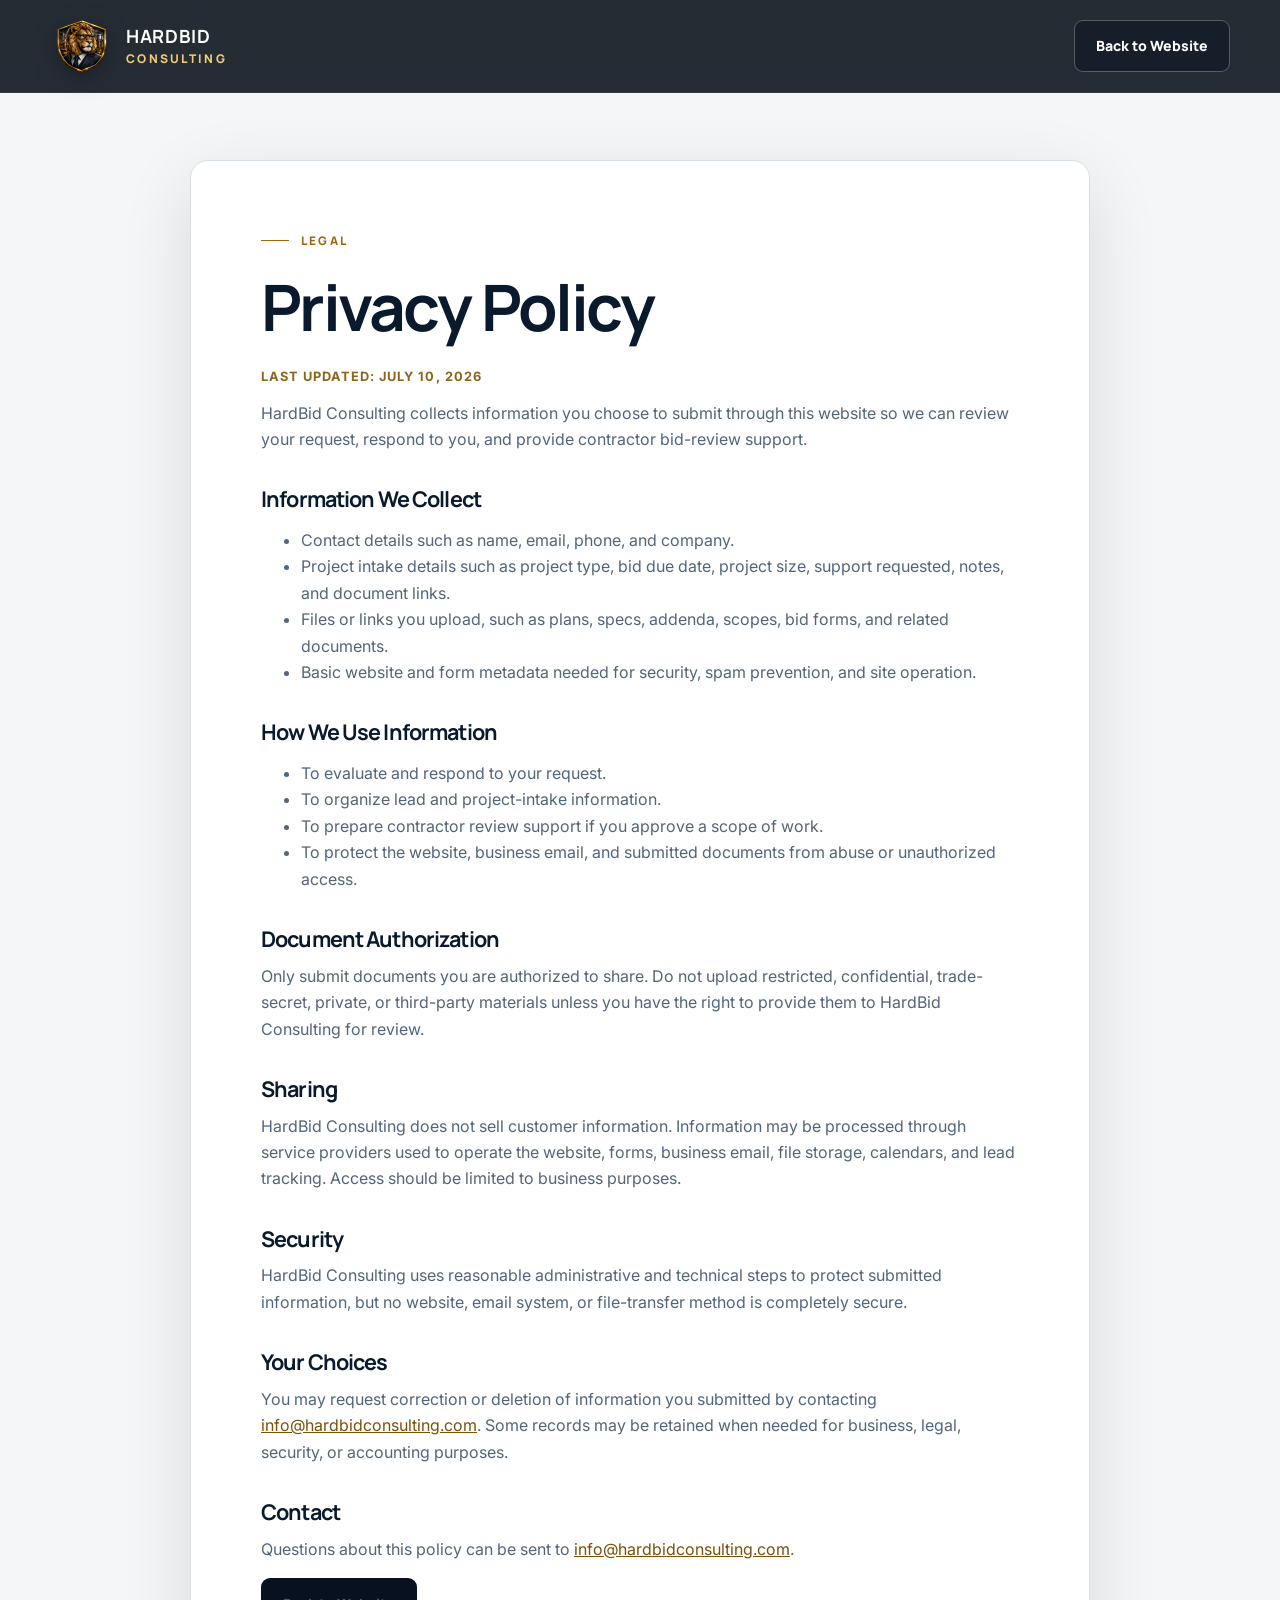
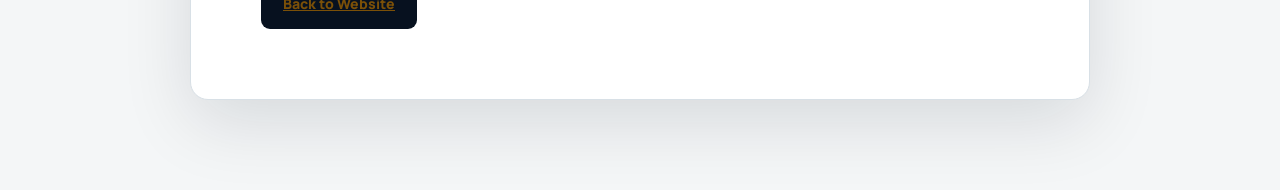
<file: privacy.html>
<!doctype html><html lang="en"><head><meta charset="utf-8"><meta name="viewport" content="width=device-width,initial-scale=1"><title>Privacy Policy | HardBid Consulting</title><meta name="description" content="HardBid Consulting privacy policy for website and project-intake information."><link rel="canonical" href="https://hardbidconsulting.com/privacy.html"><meta property="og:type" content="website"><meta property="og:title" content="Privacy Policy | HardBid Consulting"><meta property="og:description" content="HardBid Consulting privacy policy for website and project-intake information."><meta property="og:url" content="https://hardbidconsulting.com/privacy.html"><meta property="og:image" content="https://hardbidconsulting.com/assets/hardbid-lion-header-256.png"><meta name="twitter:card" content="summary"><link rel="icon" href="assets/hardbid-lion-favicon-32.png?v=5" type="image/png"><link rel="preconnect" href="https://fonts.googleapis.com"><link rel="preconnect" href="https://fonts.gstatic.com" crossorigin><link href="https://fonts.googleapis.com/css2?family=Inter:wght@400;500;600;700&family=Manrope:wght@500;600;700;800&display=swap" rel="stylesheet"><link rel="stylesheet" href="styles.css"><link rel="stylesheet" href="page-transitions.css"><script src="site.js" defer></script><script src="page-transitions.js" defer></script></head><body><header class="site-header" data-header><div class="shell nav-wrap"><a class="brand" href="index.html" aria-label="HardBid Consulting home"><img src="assets/hardbid-lion-header-256.png?v=5" alt="" width="64" height="64"><span class="brand-copy"><b>HardBid</b><small>Consulting</small></span></a><a class="button button-secondary" href="index.html">Back to Website</a></div></header><main class="legal-wrap"><article class="legal-card"><p class="eyebrow dark">Legal</p><h1>Privacy Policy</h1><p class="updated">Last updated: July 10, 2026</p><p>HardBid Consulting collects information you choose to submit through this website so we can review your request, respond to you, and provide contractor bid-review support.</p><h2>Information We Collect</h2><ul><li>Contact details such as name, email, phone, and company.</li><li>Project intake details such as project type, bid due date, project size, support requested, notes, and document links.</li><li>Files or links you upload, such as plans, specs, addenda, scopes, bid forms, and related documents.</li><li>Basic website and form metadata needed for security, spam prevention, and site operation.</li></ul><h2>How We Use Information</h2><ul><li>To evaluate and respond to your request.</li><li>To organize lead and project-intake information.</li><li>To prepare contractor review support if you approve a scope of work.</li><li>To protect the website, business email, and submitted documents from abuse or unauthorized access.</li></ul><h2>Document Authorization</h2><p>Only submit documents you are authorized to share. Do not upload restricted, confidential, trade-secret, private, or third-party materials unless you have the right to provide them to HardBid Consulting for review.</p><h2>Sharing</h2><p>HardBid Consulting does not sell customer information. Information may be processed through service providers used to operate the website, forms, business email, file storage, calendars, and lead tracking. Access should be limited to business purposes.</p><h2>Security</h2><p>HardBid Consulting uses reasonable administrative and technical steps to protect submitted information, but no website, email system, or file-transfer method is completely secure.</p><h2>Your Choices</h2><p>You may request correction or deletion of information you submitted by contacting <a href="mailto:info@hardbidconsulting.com">info@hardbidconsulting.com</a>. Some records may be retained when needed for business, legal, security, or accounting purposes.</p><h2>Contact</h2><p>Questions about this policy can be sent to <a href="mailto:info@hardbidconsulting.com">info@hardbidconsulting.com</a>.</p><a class="button button-dark" href="index.html">Back to Website</a></article></main></body></html>
</file>
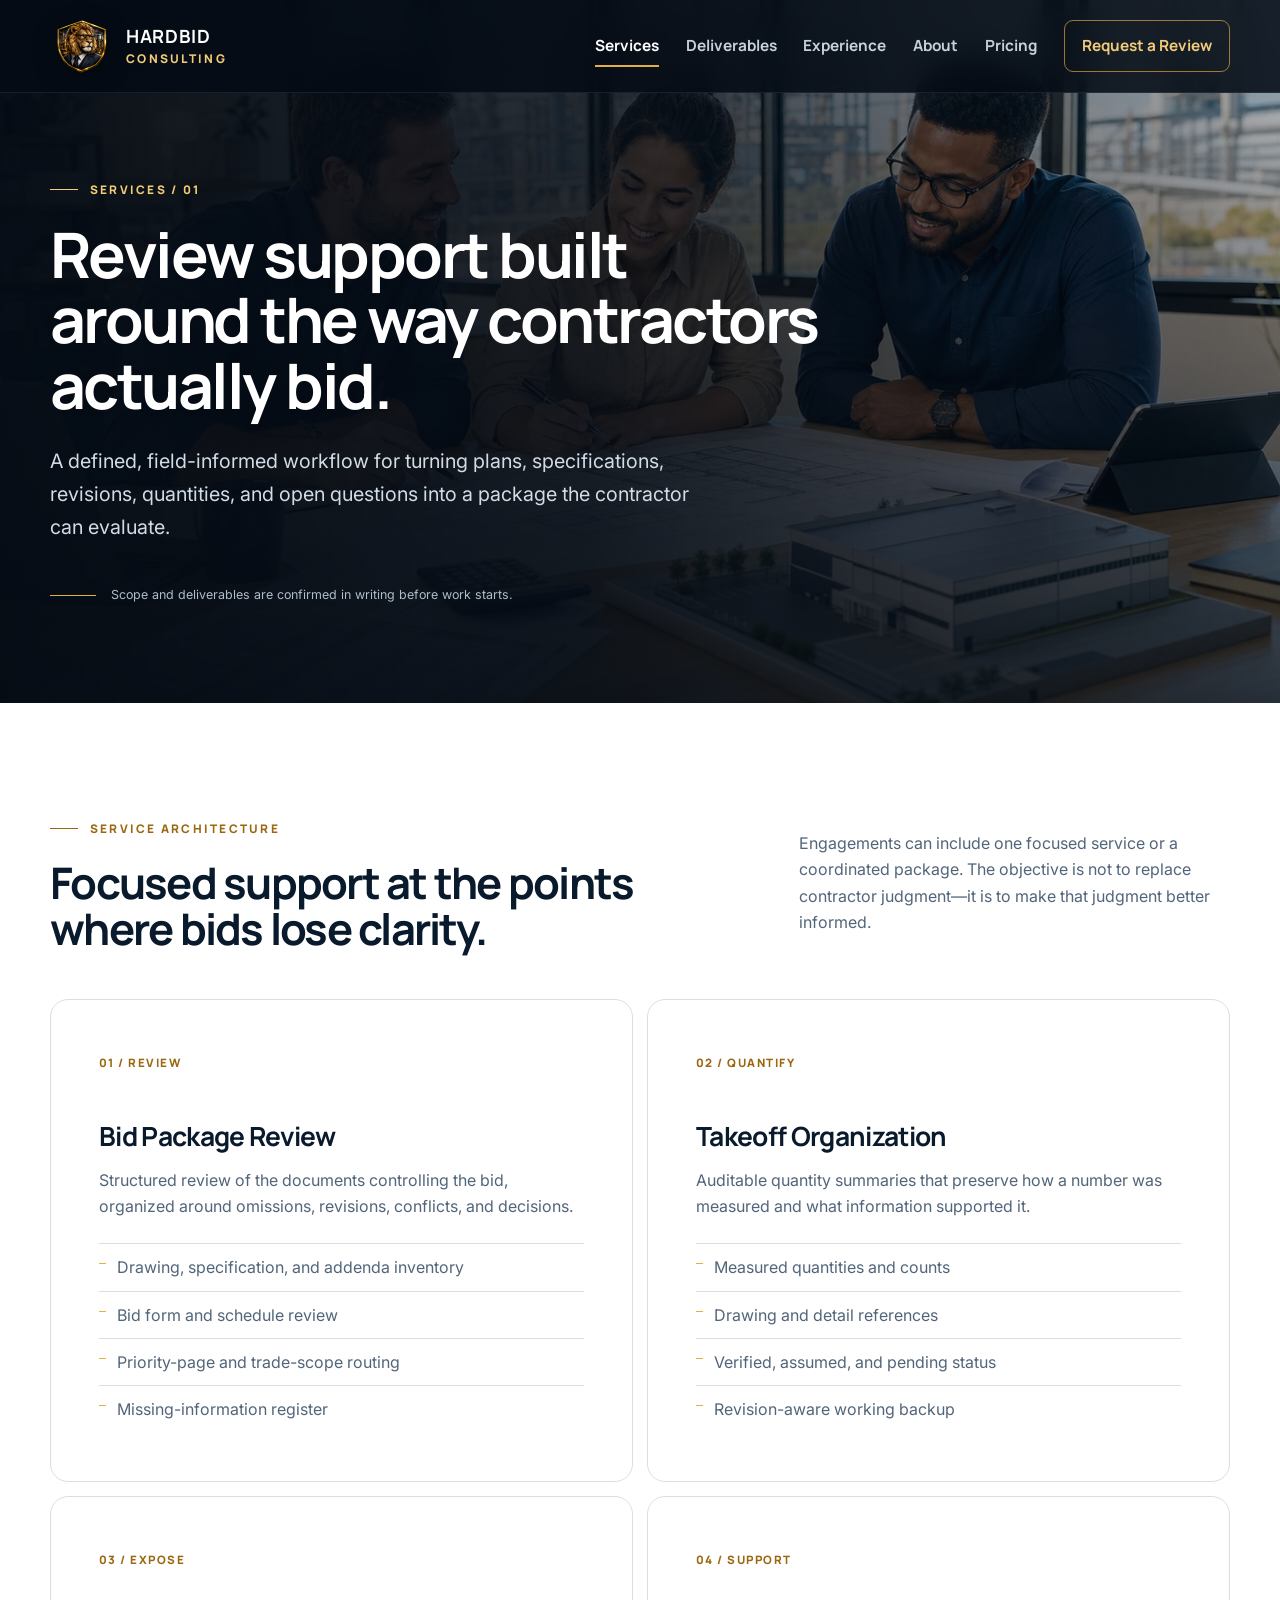
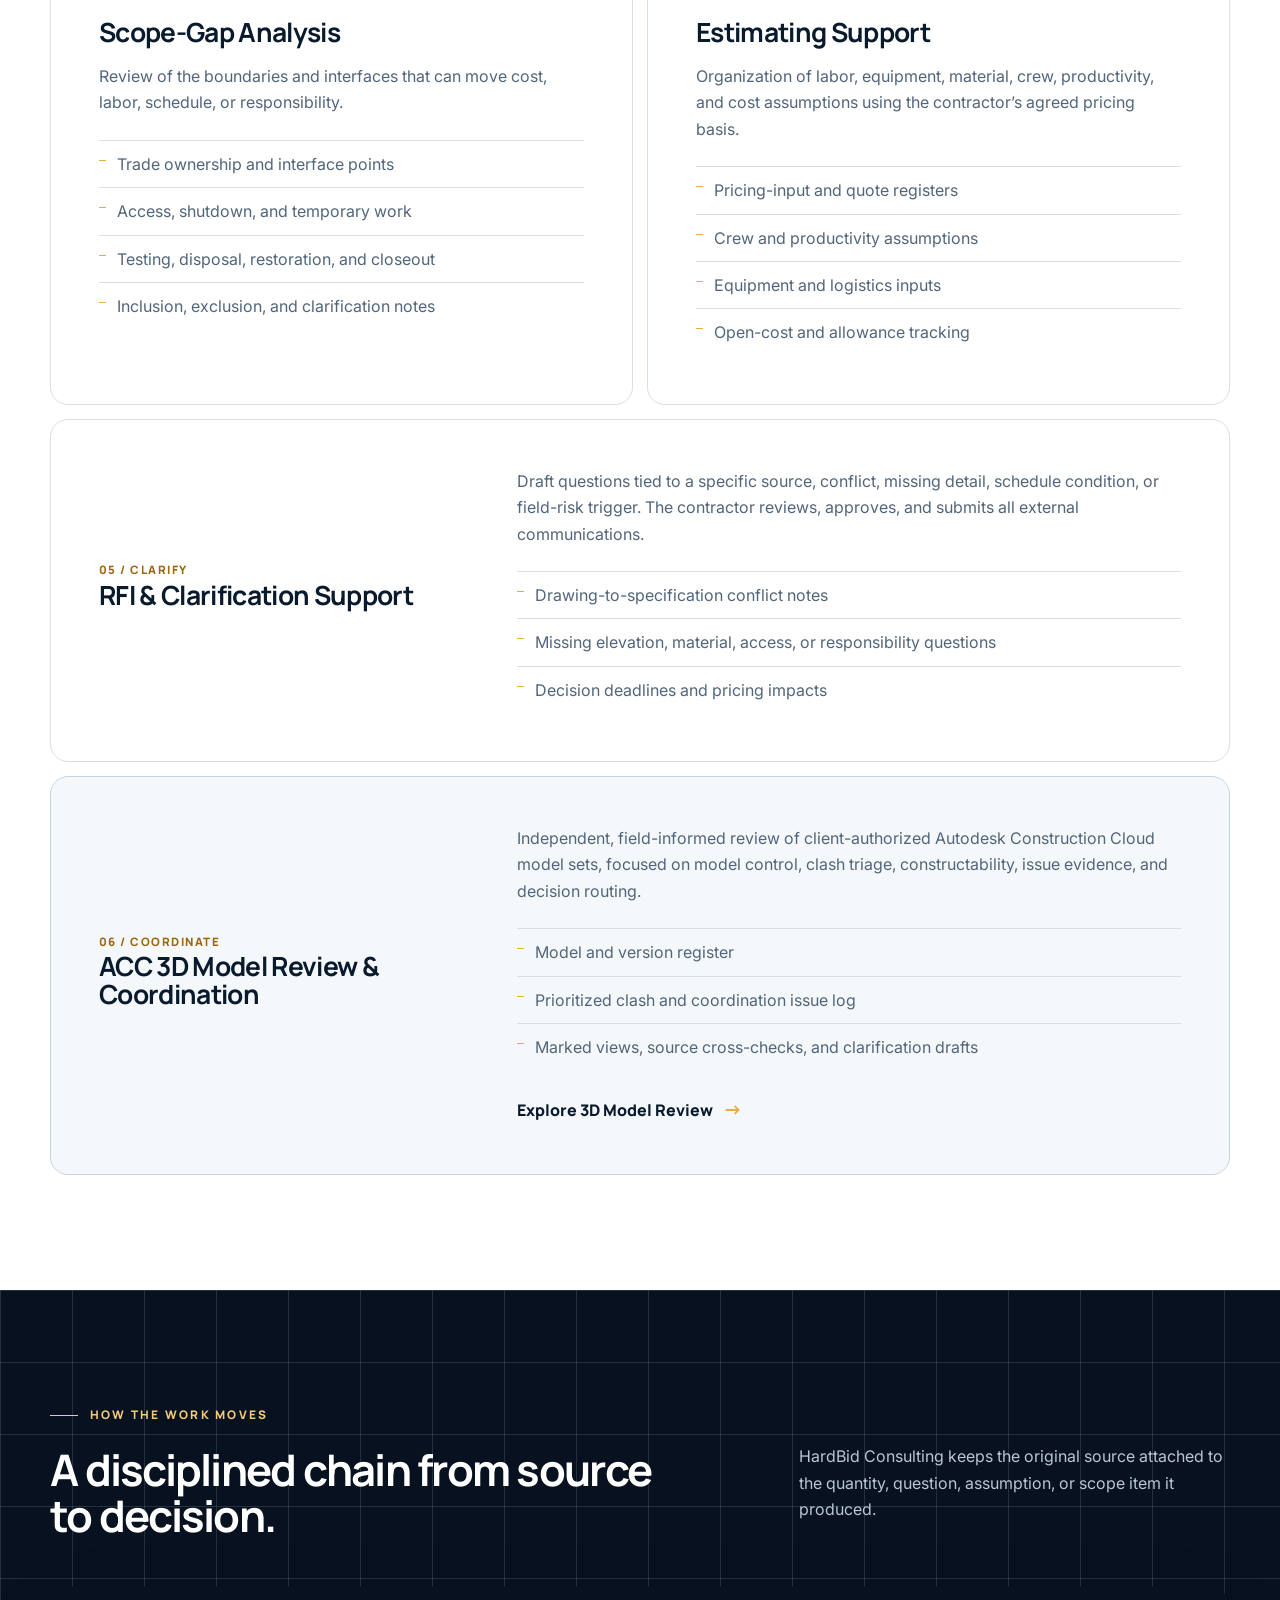
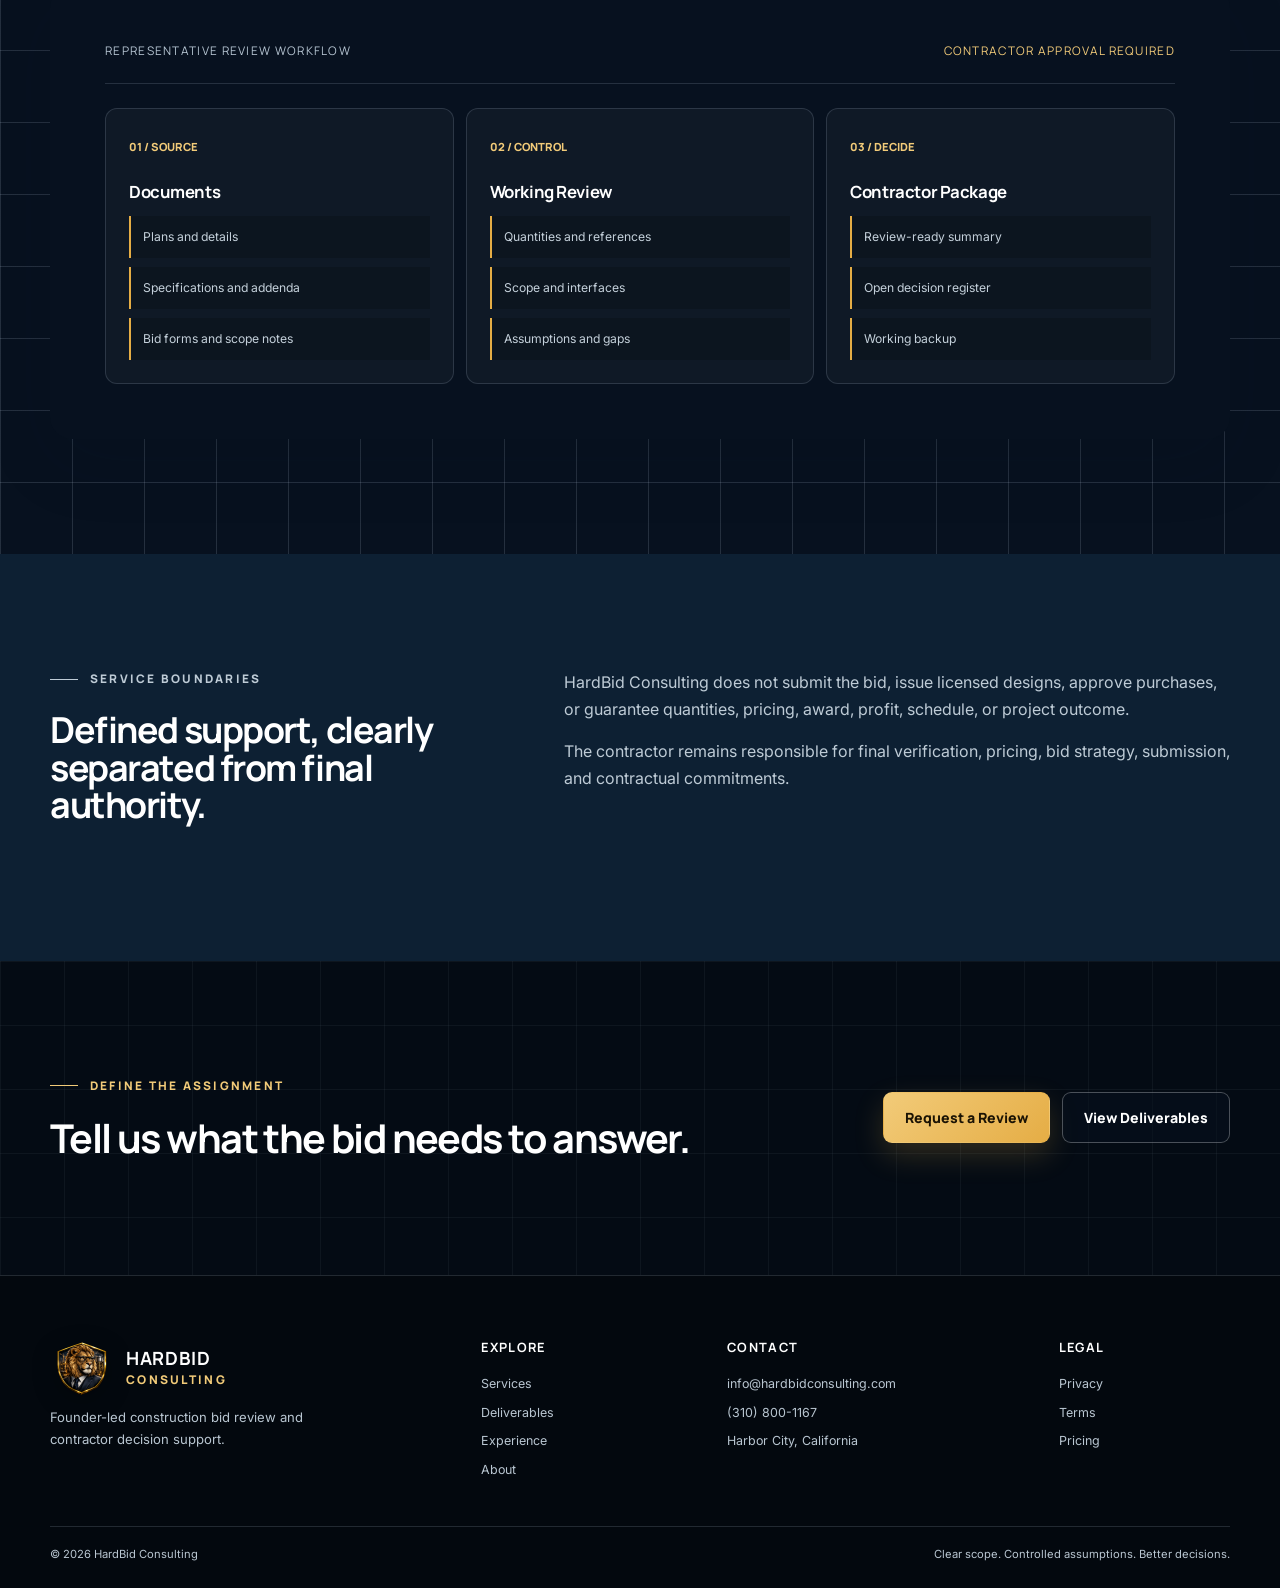
<file: services.html>
<!doctype html><html lang="en"><head><meta charset="utf-8"><meta name="viewport" content="width=device-width,initial-scale=1"><title>Services | HardBid Consulting</title><meta name="description" content="Bid package review, takeoff organization, scope-gap analysis, estimating support, and RFI support for contractors."><link rel="canonical" href="https://hardbidconsulting.com/services.html"><meta property="og:type" content="website"><meta property="og:title" content="Services | HardBid Consulting"><meta property="og:description" content="Bid package review, takeoff organization, scope-gap analysis, estimating support, and RFI support for contractors."><meta property="og:url" content="https://hardbidconsulting.com/services.html"><meta property="og:image" content="https://hardbidconsulting.com/assets/hardbid-lion-header-256.png"><meta name="twitter:card" content="summary"><link rel="icon" href="assets/hardbid-lion-favicon-32.png?v=5" type="image/png"><link rel="preconnect" href="https://fonts.googleapis.com"><link rel="preconnect" href="https://fonts.gstatic.com" crossorigin><link href="https://fonts.googleapis.com/css2?family=Inter:wght@400;500;600;700&family=Manrope:wght@500;600;700;800&display=swap" rel="stylesheet"><link rel="stylesheet" href="styles.css"><link rel="stylesheet" href="page-transitions.css"><script src="site.js" defer></script><script src="page-transitions.js" defer></script></head><body>
<a class="skip-link" href="#main">Skip to main content</a><header class="site-header" data-header><div class="shell nav-wrap"><a class="brand" href="index.html" aria-label="HardBid Consulting home"><img src="assets/hardbid-lion-header-256.png?v=5" alt="" width="64" height="64"><span class="brand-copy"><b>HardBid</b><small>Consulting</small></span></a><button class="menu-toggle" type="button" aria-expanded="false" aria-controls="site-nav" aria-label="Open navigation" data-menu-toggle><span></span><span></span><span></span></button><nav class="site-nav" id="site-nav" aria-label="Primary navigation" data-menu><a href="services.html" aria-current="page">Services</a><a href="deliverables.html">Deliverables</a><a href="experience.html">Experience</a><a href="about.html">About</a><a href="pricing.html">Pricing</a><a class="nav-cta" href="upload-plans.html">Request a Review</a></nav></div></header>
<main id="main"><section class="page-hero services-hero"><div class="shell"><div class="page-hero-copy"><p class="eyebrow">Services / 01</p><h1>Review support built around the way contractors actually bid.</h1><p class="lead">A defined, field-informed workflow for turning plans, specifications, revisions, quantities, and open questions into a package the contractor can evaluate.</p><p class="page-kicker">Scope and deliverables are confirmed in writing before work starts.</p></div></div></section>
<section class="section surface-white"><div class="shell"><div class="section-intro"><div><p class="eyebrow dark">Service architecture</p><h2>Focused support at the points where bids lose clarity.</h2></div><p>Engagements can include one focused service or a coordinated package. The objective is not to replace contractor judgment—it is to make that judgment better informed.</p></div><div class="detail-grid">
<article class="detail-card"><span class="card-number">01 / REVIEW</span><h3>Bid Package Review</h3><p>Structured review of the documents controlling the bid, organized around omissions, revisions, conflicts, and decisions.</p><ul><li>Drawing, specification, and addenda inventory</li><li>Bid form and schedule review</li><li>Priority-page and trade-scope routing</li><li>Missing-information register</li></ul></article>
<article class="detail-card"><span class="card-number">02 / QUANTIFY</span><h3>Takeoff Organization</h3><p>Auditable quantity summaries that preserve how a number was measured and what information supported it.</p><ul><li>Measured quantities and counts</li><li>Drawing and detail references</li><li>Verified, assumed, and pending status</li><li>Revision-aware working backup</li></ul></article>
<article class="detail-card"><span class="card-number">03 / EXPOSE</span><h3>Scope-Gap Analysis</h3><p>Review of the boundaries and interfaces that can move cost, labor, schedule, or responsibility.</p><ul><li>Trade ownership and interface points</li><li>Access, shutdown, and temporary work</li><li>Testing, disposal, restoration, and closeout</li><li>Inclusion, exclusion, and clarification notes</li></ul></article>
<article class="detail-card"><span class="card-number">04 / SUPPORT</span><h3>Estimating Support</h3><p>Organization of labor, equipment, material, crew, productivity, and cost assumptions using the contractor’s agreed pricing basis.</p><ul><li>Pricing-input and quote registers</li><li>Crew and productivity assumptions</li><li>Equipment and logistics inputs</li><li>Open-cost and allowance tracking</li></ul></article>
<article class="detail-card wide-card"><div><span class="card-number">05 / CLARIFY</span><h3>RFI & Clarification Support</h3></div><div><p>Draft questions tied to a specific source, conflict, missing detail, schedule condition, or field-risk trigger. The contractor reviews, approves, and submits all external communications.</p><ul><li>Drawing-to-specification conflict notes</li><li>Missing elevation, material, access, or responsibility questions</li><li>Decision deadlines and pricing impacts</li></ul></div></article>
<article class="detail-card wide-card service-feature-link"><div><span class="card-number">06 / COORDINATE</span><h3>ACC 3D Model Review & Coordination</h3></div><div><p>Independent, field-informed review of client-authorized Autodesk Construction Cloud model sets, focused on model control, clash triage, constructability, issue evidence, and decision routing.</p><ul><li>Model and version register</li><li>Prioritized clash and coordination issue log</li><li>Marked views, source cross-checks, and clarification drafts</li></ul><a class="text-link" href="model-coordination.html">Explore 3D Model Review <span aria-hidden="true">→</span></a></div></article>
</div></div></section>
<section class="section surface-grid"><div class="shell"><div class="section-intro"><div><p class="eyebrow">How the work moves</p><h2 style="color:white">A disciplined chain from source to decision.</h2></div><p style="color:#b8c7d4">HardBid Consulting keeps the original source attached to the quantity, question, assumption, or scope item it produced.</p></div><div class="workflow-board"><div class="workflow-top"><span>Representative review workflow</span><span>Contractor approval required</span></div><div class="workflow-columns"><div class="workflow-col"><span>01 / SOURCE</span><h3>Documents</h3><div class="workflow-item">Plans and details</div><div class="workflow-item">Specifications and addenda</div><div class="workflow-item">Bid forms and scope notes</div></div><div class="workflow-col"><span>02 / CONTROL</span><h3>Working Review</h3><div class="workflow-item">Quantities and references</div><div class="workflow-item">Scope and interfaces</div><div class="workflow-item">Assumptions and gaps</div></div><div class="workflow-col"><span>03 / DECIDE</span><h3>Contractor Package</h3><div class="workflow-item">Review-ready summary</div><div class="workflow-item">Open decision register</div><div class="workflow-item">Working backup</div></div></div></div></div></section>
<section class="section boundary"><div class="shell boundary-grid"><div><p class="eyebrow">Service boundaries</p><h2>Defined support, clearly separated from final authority.</h2></div><div><p>HardBid Consulting does not submit the bid, issue licensed designs, approve purchases, or guarantee quantities, pricing, award, profit, schedule, or project outcome.</p><p>The contractor remains responsible for final verification, pricing, bid strategy, submission, and contractual commitments.</p></div></div></section>
<section class="final-cta"><div class="shell cta-grid"><div><p class="eyebrow">Define the assignment</p><h2>Tell us what the bid needs to answer.</h2></div><div class="cta-actions"><a class="button button-primary" href="upload-plans.html">Request a Review</a><a class="button button-secondary" href="deliverables.html">View Deliverables</a></div></div></section></main>
<footer class="site-footer"><div class="shell footer-grid"><div class="footer-brand"><a class="brand" href="index.html"><img src="assets/hardbid-lion-header-256.png?v=5" alt="" width="64" height="64"><span class="brand-copy"><b>HardBid</b><small>Consulting</small></span></a><p>Founder-led construction bid review and contractor decision support.</p></div><div><h3>Explore</h3><div class="footer-links"><a href="services.html">Services</a><a href="deliverables.html">Deliverables</a><a href="experience.html">Experience</a><a href="about.html">About</a></div></div><div><h3>Contact</h3><div class="footer-links"><a href="mailto:info@hardbidconsulting.com">info@hardbidconsulting.com</a><a href="tel:+13108001167">(310) 800-1167</a><span>Harbor City, California</span></div></div><div><h3>Legal</h3><div class="footer-links"><a href="privacy.html">Privacy</a><a href="terms.html">Terms</a><a href="pricing.html">Pricing</a></div></div></div><div class="shell footer-bottom"><span>© 2026 HardBid Consulting</span><span>Clear scope. Controlled assumptions. Better decisions.</span></div></footer></body></html>
</file>
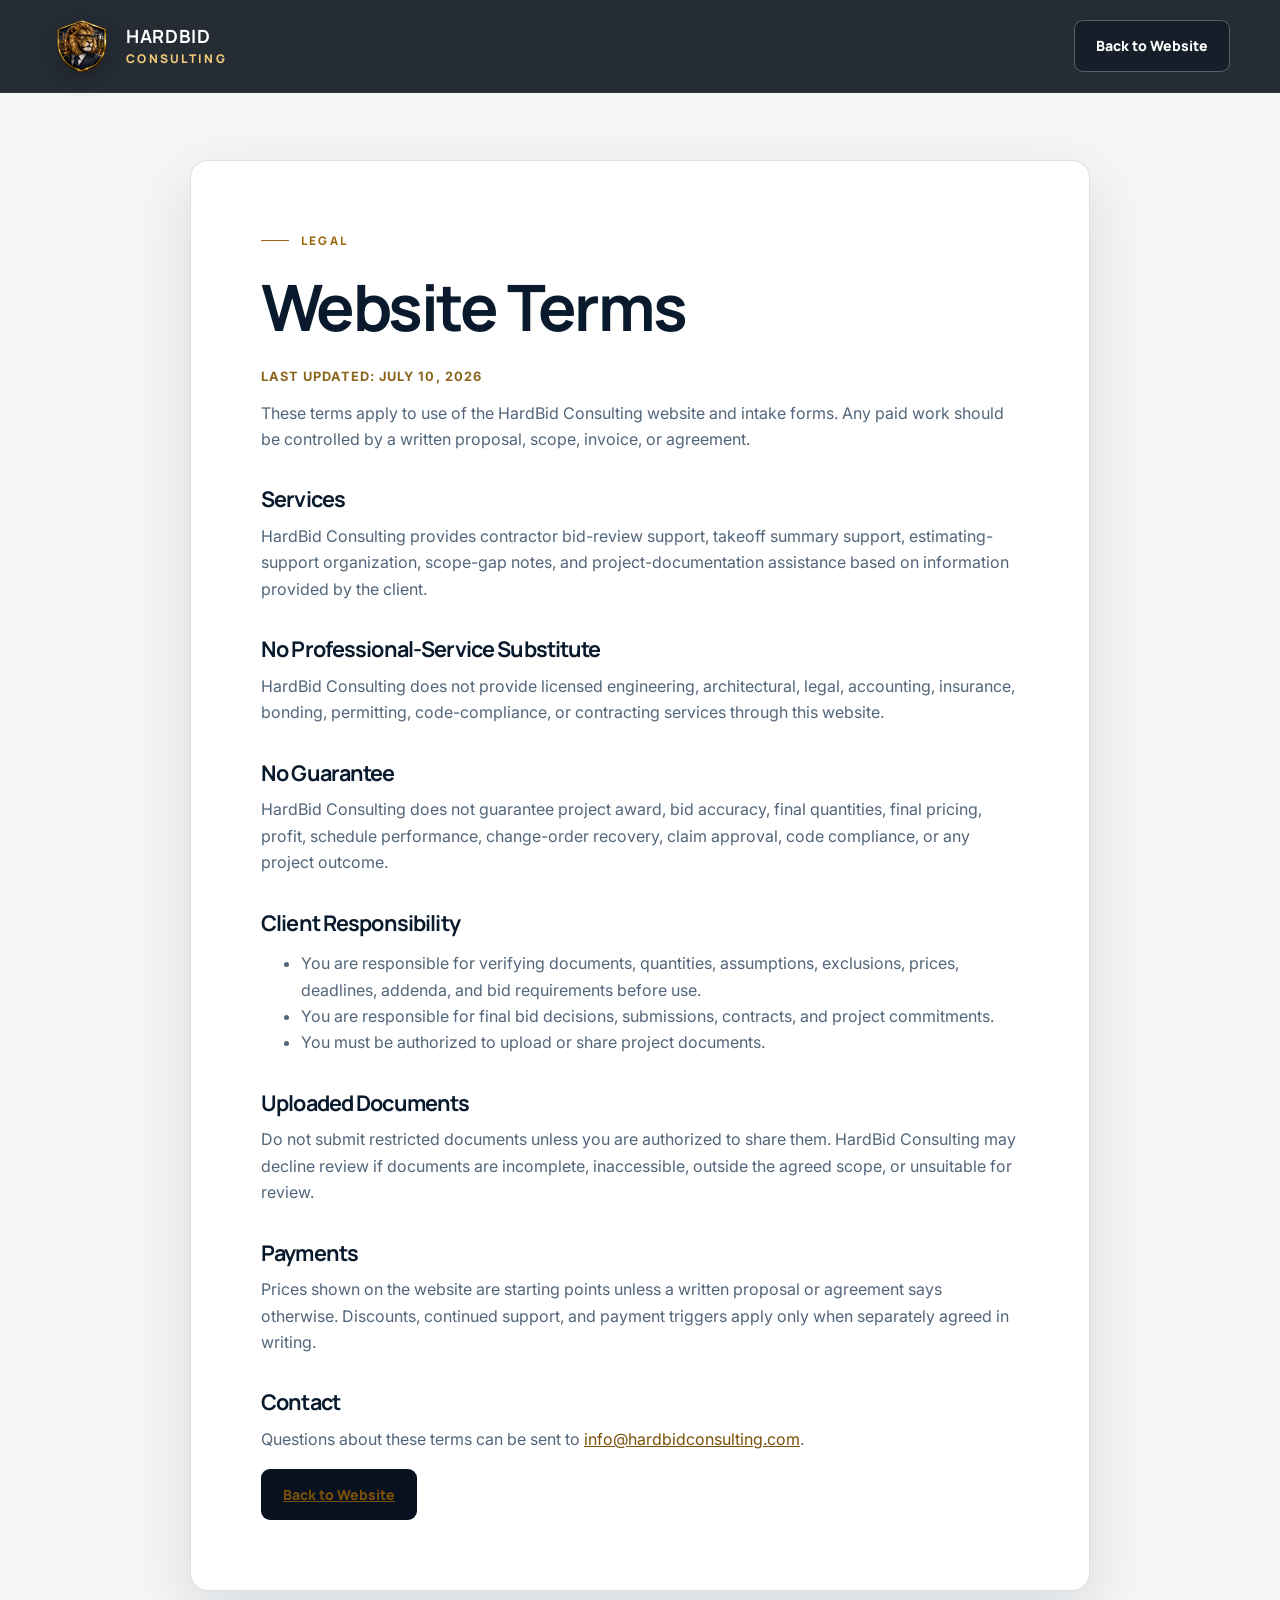
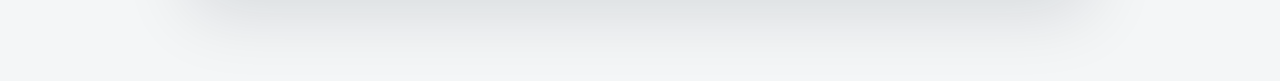
<file: terms.html>
<!doctype html><html lang="en"><head><meta charset="utf-8"><meta name="viewport" content="width=device-width,initial-scale=1"><title>Website Terms | HardBid Consulting</title><meta name="description" content="Terms for use of the HardBid Consulting website and project-intake forms."><link rel="canonical" href="https://hardbidconsulting.com/terms.html"><meta property="og:type" content="website"><meta property="og:title" content="Website Terms | HardBid Consulting"><meta property="og:description" content="Terms for use of the HardBid Consulting website and project-intake forms."><meta property="og:url" content="https://hardbidconsulting.com/terms.html"><meta property="og:image" content="https://hardbidconsulting.com/assets/hardbid-lion-header-256.png"><meta name="twitter:card" content="summary"><link rel="icon" href="assets/hardbid-lion-favicon-32.png?v=5" type="image/png"><link rel="preconnect" href="https://fonts.googleapis.com"><link rel="preconnect" href="https://fonts.gstatic.com" crossorigin><link href="https://fonts.googleapis.com/css2?family=Inter:wght@400;500;600;700&family=Manrope:wght@500;600;700;800&display=swap" rel="stylesheet"><link rel="stylesheet" href="styles.css"><link rel="stylesheet" href="page-transitions.css"><script src="site.js" defer></script><script src="page-transitions.js" defer></script></head><body><header class="site-header" data-header><div class="shell nav-wrap"><a class="brand" href="index.html" aria-label="HardBid Consulting home"><img src="assets/hardbid-lion-header-256.png?v=5" alt="" width="64" height="64"><span class="brand-copy"><b>HardBid</b><small>Consulting</small></span></a><a class="button button-secondary" href="index.html">Back to Website</a></div></header><main class="legal-wrap"><article class="legal-card"><p class="eyebrow dark">Legal</p><h1>Website Terms</h1><p class="updated">Last updated: July 10, 2026</p><p>These terms apply to use of the HardBid Consulting website and intake forms. Any paid work should be controlled by a written proposal, scope, invoice, or agreement.</p><h2>Services</h2><p>HardBid Consulting provides contractor bid-review support, takeoff summary support, estimating-support organization, scope-gap notes, and project-documentation assistance based on information provided by the client.</p><h2>No Professional-Service Substitute</h2><p>HardBid Consulting does not provide licensed engineering, architectural, legal, accounting, insurance, bonding, permitting, code-compliance, or contracting services through this website.</p><h2>No Guarantee</h2><p>HardBid Consulting does not guarantee project award, bid accuracy, final quantities, final pricing, profit, schedule performance, change-order recovery, claim approval, code compliance, or any project outcome.</p><h2>Client Responsibility</h2><ul><li>You are responsible for verifying documents, quantities, assumptions, exclusions, prices, deadlines, addenda, and bid requirements before use.</li><li>You are responsible for final bid decisions, submissions, contracts, and project commitments.</li><li>You must be authorized to upload or share project documents.</li></ul><h2>Uploaded Documents</h2><p>Do not submit restricted documents unless you are authorized to share them. HardBid Consulting may decline review if documents are incomplete, inaccessible, outside the agreed scope, or unsuitable for review.</p><h2>Payments</h2><p>Prices shown on the website are starting points unless a written proposal or agreement says otherwise. Discounts, continued support, and payment triggers apply only when separately agreed in writing.</p><h2>Contact</h2><p>Questions about these terms can be sent to <a href="mailto:info@hardbidconsulting.com">info@hardbidconsulting.com</a>.</p><a class="button button-dark" href="index.html">Back to Website</a></article></main></body></html>
</file>
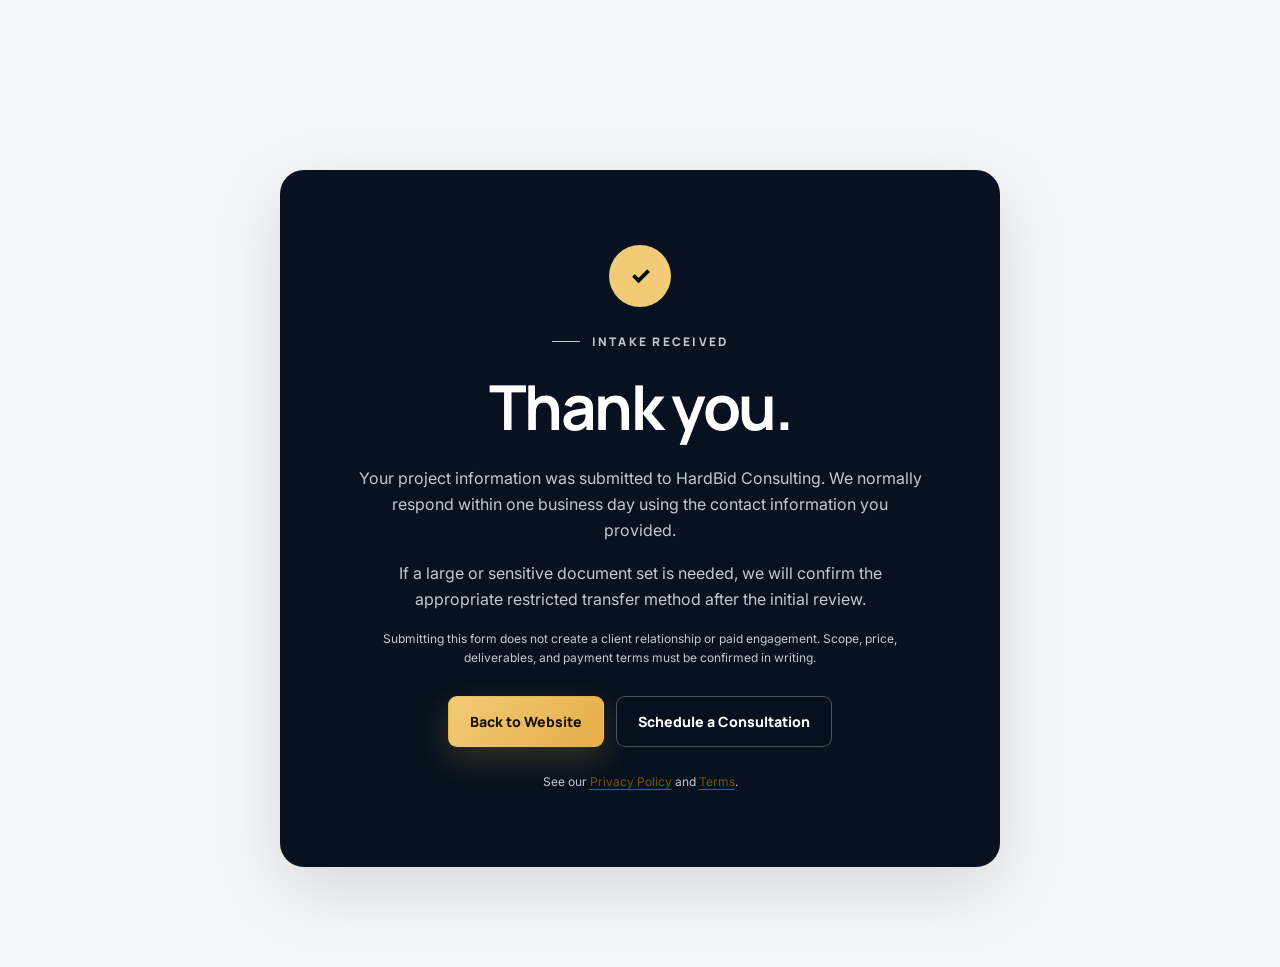
<file: thank-you.html>
<!doctype html>
<html lang="en">
<head>
  <meta charset="utf-8">
  <meta name="viewport" content="width=device-width,initial-scale=1">
  <title>Request Received | HardBid Consulting</title>
  <meta name="description" content="Your HardBid Consulting project intake was received.">
  <meta name="robots" content="noindex,follow">
  <link rel="icon" href="assets/hardbid-lion-favicon-32.png?v=5" type="image/png">
  <link rel="preconnect" href="https://fonts.googleapis.com">
  <link rel="preconnect" href="https://fonts.gstatic.com" crossorigin>
  <link href="https://fonts.googleapis.com/css2?family=Inter:wght@400;500;600;700&family=Manrope:wght@500;600;700;800&display=swap" rel="stylesheet">
  <link rel="stylesheet" href="styles.css">
  <link rel="stylesheet" href="page-transitions.css">
  <script src="page-transitions.js" defer></script>
</head>
<body>
  <main class="confirmation">
    <section class="confirmation-card">
      <div class="confirmation-mark" aria-hidden="true">&#10003;</div>
      <p class="eyebrow" style="justify-content:center">Intake received</p>
      <h1>Thank you.</h1>
      <p>Your project information was submitted to HardBid Consulting. We normally respond within one business day using the contact information you provided.</p>
      <p>If a large or sensitive document set is needed, we will confirm the appropriate restricted transfer method after the initial review.</p>
      <p class="fine">Submitting this form does not create a client relationship or paid engagement. Scope, price, deliverables, and payment terms must be confirmed in writing.</p>
      <div class="confirmation-actions">
        <a class="button button-primary" href="index.html">Back to Website</a>
        <a class="button button-secondary" href="https://calendly.com/freddyleonb7/30min" target="_blank" rel="noopener">Schedule a Consultation</a>
      </div>
      <p class="fine" style="margin-top:25px">See our <a href="privacy.html">Privacy Policy</a> and <a href="terms.html">Terms</a>.</p>
    </section>
  </main>
</body>
</html>
</file>
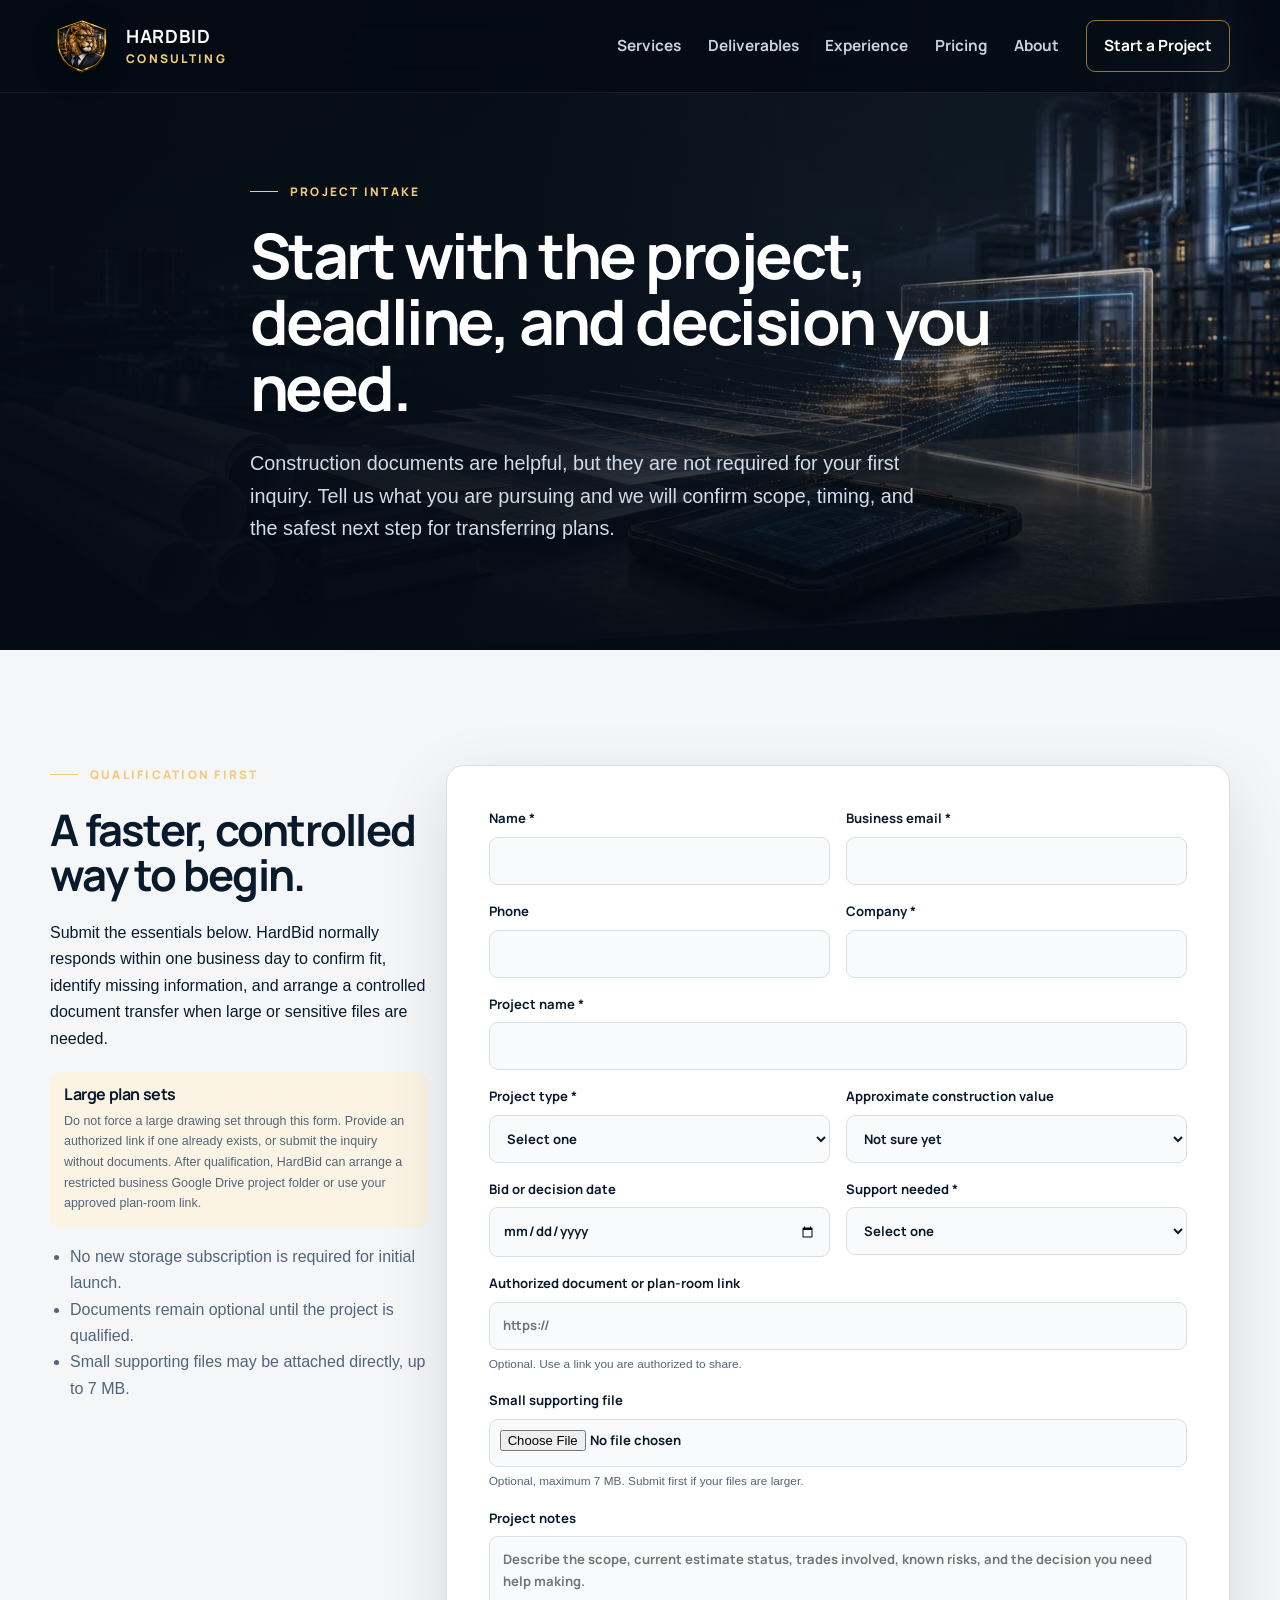
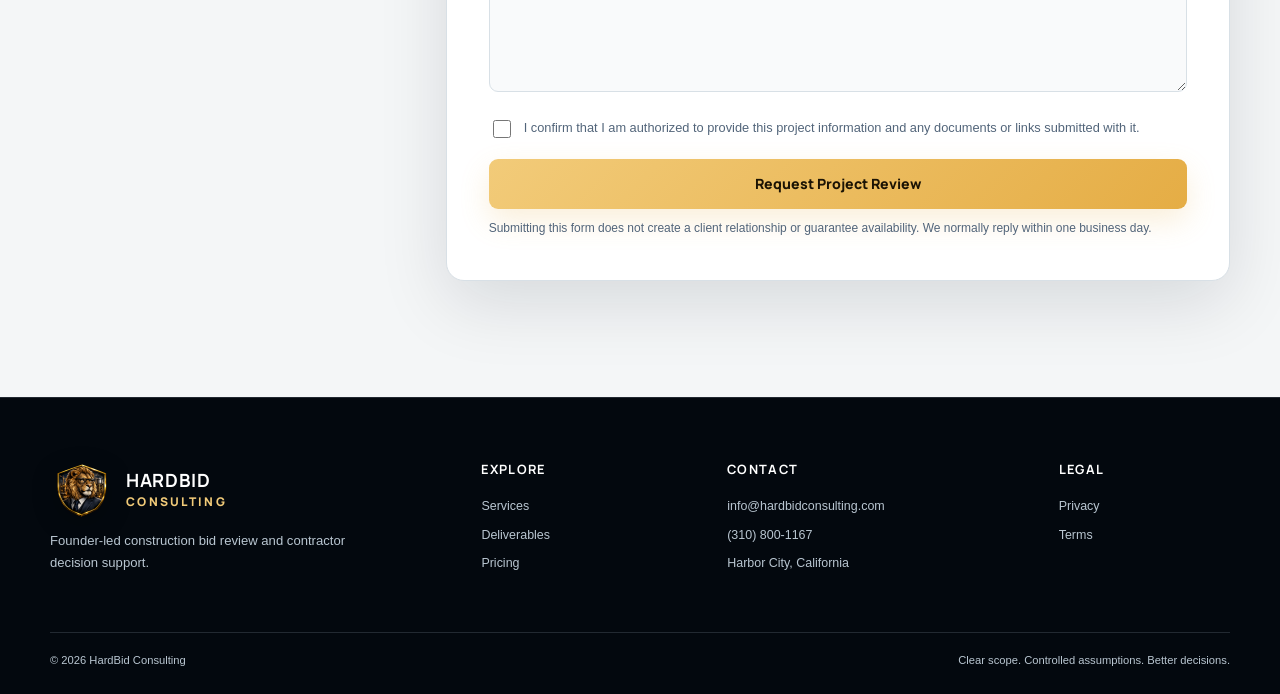
<file: upload-plans.html>
<!doctype html>
<html lang="en">
<head>
  <meta charset="utf-8">
  <meta name="viewport" content="width=device-width,initial-scale=1">
  <title>Start a Project Review | HardBid Consulting</title>
  <meta name="description" content="Tell HardBid Consulting about your construction estimate, bid, takeoff, or model-coordination need. Plans are optional at first contact.">
  <link rel="canonical" href="https://hardbidconsulting.com/upload-plans.html">
  <meta property="og:type" content="website">
  <meta property="og:title" content="Start a Project Review | HardBid Consulting">
  <meta property="og:description" content="Start with the project, deadline, and decision you need. Plans can follow through a controlled transfer after review.">
  <meta property="og:url" content="https://hardbidconsulting.com/upload-plans.html">
  <meta property="og:image" content="https://hardbidconsulting.com/assets/bg-intake-tech-v2.webp">
  <meta name="twitter:card" content="summary_large_image">
  <link rel="preconnect" href="https://fonts.googleapis.com">
  <link rel="preconnect" href="https://fonts.gstatic.com" crossorigin>
  <link href="https://fonts.googleapis.com/css2?family=Manrope:wght@400;500;600;700;800&family=Space+Grotesk:wght@500;600;700&display=swap" rel="stylesheet">
  <link rel="stylesheet" href="styles.css?v=6">
  <link rel="icon" href="assets/hardbid-lion-favicon-32.png?v=5" type="image/png">
</head>
<body data-page="upload">
  <header class="site-header" data-header>
    <div class="shell nav-wrap">
      <a class="brand" href="index.html" aria-label="HardBid Consulting home">
        <img src="assets/hardbid-lion-header-256.png?v=5" alt="" width="64" height="64">
        <span class="brand-copy"><b>HardBid</b><small>Consulting</small></span>
      </a>
      <button class="menu-toggle" type="button" aria-expanded="false" aria-controls="site-nav" aria-label="Open navigation" data-menu-toggle>
        <span></span><span></span><span></span><span class="sr-only">Open navigation</span>
      </button>
      <nav id="site-nav" class="site-nav" aria-label="Primary navigation" data-menu>
        <a href="services.html">Services</a>
        <a href="deliverables.html">Deliverables</a>
        <a href="experience.html">Experience</a>
        <a href="pricing.html">Pricing</a>
        <a href="about.html">About</a>
        <a class="nav-cta" aria-current="page" href="upload-plans.html">Start a Project</a>
      </nav>
    </div>
  </header>

  <main>
    <section class="page-hero intake-hero">
      <div class="shell page-hero-copy">
        <p class="eyebrow">Project intake</p>
        <h1>Start with the project, deadline, and decision you need.</h1>
        <p class="lead">Construction documents are helpful, but they are not required for your first inquiry. Tell us what you are pursuing and we will confirm scope, timing, and the safest next step for transferring plans.</p>
      </div>
    </section>

    <section class="section">
      <div class="shell intake-layout">
        <div>
          <p class="eyebrow">Qualification first</p>
          <h2>A faster, controlled way to begin.</h2>
          <p>Submit the essentials below. HardBid normally responds within one business day to confirm fit, identify missing information, and arrange a controlled document transfer when large or sensitive files are needed.</p>

          <div class="legal-note intake-transfer-note">
            <h3>Large plan sets</h3>
            <p>Do not force a large drawing set through this form. Provide an authorized link if one already exists, or submit the inquiry without documents. After qualification, HardBid can arrange a restricted business Google Drive project folder or use your approved plan-room link.</p>
          </div>

          <ul class="check-list">
            <li>No new storage subscription is required for initial launch.</li>
            <li>Documents remain optional until the project is qualified.</li>
            <li>Small supporting files may be attached directly, up to 7 MB.</li>
          </ul>
        </div>

        <div class="form-card">
          <form name="plan-upload" method="POST" action="/thank-you.html" data-netlify="true" netlify-honeypot="bot-field" enctype="multipart/form-data" id="project-intake-form">
            <input type="hidden" name="form-name" value="plan-upload">
            <p class="hidden">
              <label>Do not fill this out: <input name="bot-field"></label>
            </p>

            <div class="form-grid">
              <label>
                Name <span aria-hidden="true">*</span>
                <input type="text" name="name" autocomplete="name" required>
              </label>
              <label>
                Business email <span aria-hidden="true">*</span>
                <input type="email" name="email" autocomplete="email" required>
              </label>
              <label>
                Phone
                <input type="tel" name="phone" autocomplete="tel">
              </label>
              <label>
                Company <span aria-hidden="true">*</span>
                <input type="text" name="company" autocomplete="organization" required>
              </label>
              <label class="full">
                Project name <span aria-hidden="true">*</span>
                <input type="text" name="project_name" required>
              </label>
              <label>
                Project type <span aria-hidden="true">*</span>
                <select name="project_type" required>
                  <option value="">Select one</option>
                  <option>Water / wastewater</option>
                  <option>Heavy civil / infrastructure</option>
                  <option>Commercial / institutional</option>
                  <option>Industrial / process</option>
                  <option>Other</option>
                </select>
              </label>
              <label>
                Approximate construction value
                <select name="project_size">
                  <option value="">Not sure yet</option>
                  <option>Under $5 million</option>
                  <option>$5 million to $25 million</option>
                  <option>$25 million to $100 million</option>
                  <option>Over $100 million</option>
                </select>
              </label>
              <label>
                Bid or decision date
                <input type="date" name="bid_due_date">
              </label>
              <label>
                Support needed <span aria-hidden="true">*</span>
                <select name="needed_support" required>
                  <option value="">Select one</option>
                  <option>Estimate and takeoff review</option>
                  <option>Bid strategy and scope review</option>
                  <option>Constructability / model coordination</option>
                  <option>Post-bid clarification support</option>
                  <option>Not sure — help me define it</option>
                </select>
              </label>
              <label class="full">
                Authorized document or plan-room link
                <input type="url" name="document_link" placeholder="https://">
                <span class="field-help">Optional. Use a link you are authorized to share.</span>
              </label>
              <label class="full">
                Small supporting file
                <input type="file" name="small_attachment" id="small-attachment" accept=".pdf,.doc,.docx,.xls,.xlsx,.csv,.jpg,.jpeg,.png,.zip">
                <span class="field-help">Optional, maximum 7 MB. Submit first if your files are larger.</span>
              </label>
              <label class="full">
                Project notes
                <textarea name="message" rows="6" placeholder="Describe the scope, current estimate status, trades involved, known risks, and the decision you need help making."></textarea>
              </label>
            </div>

            <label class="consent-row">
              <input type="checkbox" name="authorized_to_share" value="yes" required>
              <span>I confirm that I am authorized to provide this project information and any documents or links submitted with it.</span>
            </label>

            <p class="form-error" id="form-error" role="alert" aria-live="polite"></p>
            <button class="button button-primary button-wide" type="submit">Request Project Review</button>
            <p class="form-note">Submitting this form does not create a client relationship or guarantee availability. We normally reply within one business day.</p>
          </form>
        </div>
      </div>
    </section>
  </main>

  <footer class="site-footer">
    <div class="shell footer-grid">
      <div class="footer-brand">
        <a class="brand" href="index.html"><img src="assets/hardbid-lion-header-256.png?v=5" alt="" width="64" height="64"><span class="brand-copy"><b>HardBid</b><small>Consulting</small></span></a>
        <p>Founder-led construction bid review and contractor decision support.</p>
      </div>
      <div><h3>Explore</h3><div class="footer-links"><a href="services.html">Services</a><a href="deliverables.html">Deliverables</a><a href="pricing.html">Pricing</a></div></div>
      <div><h3>Contact</h3><div class="footer-links"><a href="mailto:info@hardbidconsulting.com">info@hardbidconsulting.com</a><a href="tel:+13108001167">(310) 800-1167</a><span>Harbor City, California</span></div></div>
      <div><h3>Legal</h3><div class="footer-links"><a href="privacy.html">Privacy</a><a href="terms.html">Terms</a></div></div>
    </div>
    <div class="shell footer-bottom"><span>&copy; 2026 HardBid Consulting</span><span>Clear scope. Controlled assumptions. Better decisions.</span></div>
  </footer>

  <script src="site.js?v=6" defer></script>
  <script>
    document.addEventListener("DOMContentLoaded", function () {
      var form = document.getElementById("project-intake-form");
      var fileInput = document.getElementById("small-attachment");
      var error = document.getElementById("form-error");
      var maxBytes = 7 * 1024 * 1024;

      form.addEventListener("submit", function (event) {
        error.textContent = "";
        if (fileInput.files.length && fileInput.files[0].size > maxBytes) {
          event.preventDefault();
          error.textContent = "That file is larger than 7 MB. Remove it and submit the inquiry first; we will arrange a controlled transfer after review.";
          fileInput.focus();
        }
      });
    });
  </script>
</body>
</html>
</file>
<file: styles.css>
:root {
  --navy-950: #040b14;
  --navy-900: #07111f;
  --navy-850: #0a1727;
  --navy-800: #0d2033;
  --navy-700: #17344d;
  --ink: #0a1a2d;
  --muted: #52657a;
  --paper: #f4f6f7;
  --white: #ffffff;
  --steel: #d9e1e7;
  --steel-2: #b8c6d1;
  --gold: #e5ad45;
  --gold-light: #f2cb79;
  --green: #4bc08a;
  --blue: #5ca5da;
  --line-dark: rgba(190, 209, 226, .16);
  --line-light: #d8e0e6;
  --shadow: 0 22px 70px rgba(4, 16, 29, .12);
  --display: "Manrope", Arial, sans-serif;
  --body: "Inter", Arial, sans-serif;
  --shell: 1180px;
  --radius: 18px;
}

*, *::before, *::after { box-sizing: border-box; }
html { scroll-behavior: smooth; }
body {
  margin: 0;
  color: var(--ink);
  background: var(--paper);
  font-family: var(--body);
  font-size: 16px;
  line-height: 1.65;
  -webkit-font-smoothing: antialiased;
}
body.dialog-open { overflow: hidden; }
img { display: block; max-width: 100%; }
a { color: inherit; text-decoration: none; }
button, input, select, textarea { font: inherit; }
button, a { -webkit-tap-highlight-color: transparent; }
:focus-visible { outline: 3px solid var(--gold); outline-offset: 4px; }
.sr-only { position: absolute; width: 1px; height: 1px; padding: 0; margin: -1px; overflow: hidden; clip: rect(0,0,0,0); white-space: nowrap; border: 0; }
.skip-link { position: fixed; top: 10px; left: 10px; z-index: 9999; padding: 10px 14px; color: var(--navy-950); background: var(--gold-light); border-radius: 8px; transform: translateY(-160%); }
.skip-link:focus { transform: none; }
.shell { width: min(calc(100% - 40px), var(--shell)); margin-inline: auto; }
.section { padding: clamp(76px, 9vw, 130px) 0; }
.section-tight { padding: clamp(54px, 6vw, 88px) 0; }
.surface-white { background: var(--white); }
.surface-dark { color: var(--white); background: var(--navy-900); }
.surface-grid { background-color: var(--navy-900); background-image: linear-gradient(var(--line-dark) 1px, transparent 1px), linear-gradient(90deg, var(--line-dark) 1px, transparent 1px); background-size: 72px 72px; }

.site-header { position: fixed; inset: 0 0 auto; z-index: 1000; color: var(--white); background: rgba(4, 11, 20, .86); border-bottom: 1px solid rgba(255,255,255,.08); backdrop-filter: blur(16px); transition: background .25s ease, box-shadow .25s ease; }
.site-header.scrolled { background: rgba(4, 11, 20, .96); box-shadow: 0 12px 34px rgba(0,0,0,.18); }
.nav-wrap { min-height: 92px; display: flex; align-items: center; justify-content: space-between; gap: 34px; }
.brand { display: inline-flex; align-items: center; gap: 12px; min-width: max-content; }
.brand img { width: 64px; height: 64px; object-fit: contain; filter: drop-shadow(0 6px 12px rgba(0,0,0,.28)); }
.brand-copy { display: grid; font-family: var(--display); line-height: 1; text-transform: uppercase; }
.brand-copy b { font-size: 1.14rem; letter-spacing: .035em; }
.brand-copy small { margin-top: 7px; color: var(--gold-light); font-size: .75rem; font-weight: 800; letter-spacing: .19em; }
.site-nav { display: flex; align-items: center; gap: clamp(20px, 2.1vw, 32px); font-family: var(--display); font-size: .96rem; font-weight: 700; }
.site-nav > a { position: relative; color: #c7d1dc; padding: 13px 0; }
.site-nav > a:not(.nav-cta)::after { content: ""; position: absolute; inset: auto 0 5px; height: 2px; background: var(--gold); transform: scaleX(0); transform-origin: right; transition: transform .25s ease; }
.site-nav > a:hover, .site-nav > a[aria-current="page"] { color: var(--white); }
.site-nav > a:hover::after, .site-nav > a[aria-current="page"]::after { transform: scaleX(1); transform-origin: left; }
.site-nav .nav-cta { padding: 12px 17px; color: var(--gold-light); border: 1px solid rgba(229,173,69,.65); border-radius: 9px; transition: background .2s ease, color .2s ease; }
.site-nav .nav-cta:hover { color: var(--navy-950); background: var(--gold-light); }
.menu-toggle { display: none; width: 44px; height: 44px; padding: 11px; border: 1px solid var(--line-dark); border-radius: 8px; color: white; background: transparent; }
.menu-toggle > span:not(.sr-only) { display: block; height: 2px; margin: 5px 0; background: currentColor; }

.eyebrow { margin: 0 0 22px; display: flex; align-items: center; gap: 12px; color: var(--gold-light); font-family: var(--display); font-size: .74rem; font-weight: 800; letter-spacing: .19em; text-transform: uppercase; }
.eyebrow::before { content: ""; width: 28px; height: 1px; background: currentColor; }
.eyebrow.dark { color: #9b6811; }
h1, h2, h3, h4, p { margin-top: 0; }
h1, h2, h3, h4 { font-family: var(--display); line-height: 1.05; letter-spacing: -.04em; }
h1 { margin-bottom: 26px; font-size: clamp(2.6rem, 4.9vw, calc(4.75rem - 2px)); }
h2 { margin-bottom: 22px; font-size: clamp(1.9rem, 3.4vw, 3.4rem); }
h3 { letter-spacing: -.025em; }
.lead { max-width: 700px; color: #d1dce6; font-size: clamp(1.05rem, 1.6vw, 1.24rem); }
.lead-dark { max-width: 710px; color: var(--muted); font-size: clamp(1rem, 1.5vw, 1.17rem); }
.button { display: inline-flex; min-height: 50px; align-items: center; justify-content: center; gap: 10px; padding: 13px 21px; border: 1px solid transparent; border-radius: 9px; font-family: var(--display); font-size: .88rem; font-weight: 800; transition: transform .2s ease, background .2s ease, border-color .2s ease; }
.button:hover { transform: translateY(-2px); }
.button-primary { color: #1b1304; background: linear-gradient(135deg, var(--gold-light), var(--gold)); box-shadow: 0 12px 30px rgba(229,173,69,.2); }
.button-secondary { color: var(--white); border-color: rgba(255,255,255,.28); background: rgba(7,17,31,.5); }
.button-secondary:hover { border-color: var(--gold); }
.button-dark { color: var(--white); background: var(--navy-900); }
.text-link { display: inline-flex; align-items: center; gap: 10px; color: var(--ink); font-family: var(--display); font-weight: 800; }
.text-link span { color: var(--gold); font-size: 1.2em; transition: transform .2s ease; }
.text-link:hover span { transform: translateX(4px); }
.hero-actions { display: flex; flex-wrap: wrap; gap: 12px; }

.home-hero { --fx-x: 56%; --fx-y: 37%; --fx-grid-size: 210px; --fx-ring-size: 118px; --fx-grid-opacity: .09; --fx-ring-opacity: .035; --fx-logo-scale: 1; --fx-logo-glow: .12; --fx-title-glow: .04; min-height: 820px; color: var(--white); background: var(--navy-950); position: relative; overflow: hidden; display: grid; align-items: center; padding: 160px 0 90px; }
.home-hero::before { content: ""; position: absolute; z-index: 0; inset: 0; background-image: linear-gradient(90deg, rgba(4,11,20,.90) 0%, rgba(4,11,20,.78) 38%, rgba(4,11,20,.42) 72%, rgba(4,11,20,.16) 100%), linear-gradient(0deg, rgba(4,11,20,.52), transparent 45%), url("assets/hb-home-hero-v4.webp"); background-position: center; background-size: cover; filter: saturate(1.08) contrast(1.04) brightness(1.04); }
.home-hero::after { content: ""; position: absolute; z-index: 3; inset: auto 0 0; height: 1px; background: linear-gradient(90deg, transparent, rgba(229,173,69,.8), transparent); }
.hero-digital-fx { position: absolute; z-index: 1; inset: 0; overflow: hidden; pointer-events: none; mix-blend-mode: screen; }
.hero-digital-grid,
.hero-precision-ring { position: absolute; left: var(--fx-x); top: var(--fx-y); border-radius: 50%; translate: -50% -50%; pointer-events: none; will-change: left, top, width, height, opacity; }
.hero-digital-grid { width: var(--fx-grid-size); height: var(--fx-grid-size); opacity: var(--fx-grid-opacity); background-image: linear-gradient(rgba(92,165,218,.34) 1px, transparent 1px), linear-gradient(90deg, rgba(92,165,218,.34) 1px, transparent 1px), radial-gradient(circle, rgba(242,203,121,.22), rgba(92,165,218,.09) 42%, transparent 70%); background-size: 22px 22px, 22px 22px, 100% 100%; -webkit-mask-image: radial-gradient(circle, #000 0 43%, rgba(0,0,0,.76) 58%, transparent 74%); mask-image: radial-gradient(circle, #000 0 43%, rgba(0,0,0,.76) 58%, transparent 74%); filter: drop-shadow(0 0 16px rgba(92,165,218,.36)); transition: width .28s ease, height .28s ease, opacity .42s ease; animation: hero-grid-drift 9s linear infinite; }
.hero-digital-grid::before,
.hero-digital-grid::after { content: ""; position: absolute; border-radius: 50%; }
.hero-digital-grid::before { inset: 20%; border: 1px solid rgba(92,165,218,.52); box-shadow: 0 0 22px rgba(92,165,218,.24), inset 0 0 18px rgba(92,165,218,.16); }
.hero-digital-grid::after { inset: 34%; border: 1px dashed rgba(242,203,121,.62); transform: rotate(45deg); }
.hero-precision-ring { width: var(--fx-ring-size); height: var(--fx-ring-size); opacity: var(--fx-ring-opacity); filter: drop-shadow(0 0 14px rgba(229,173,69,.42)); transition: width .3s cubic-bezier(.2,.8,.2,1), height .3s cubic-bezier(.2,.8,.2,1), opacity .38s ease; }
.hero-precision-ring::before,
.hero-precision-ring::after { content: ""; position: absolute; inset: 0; border-radius: 50%; }
.hero-precision-ring::before { background: repeating-conic-gradient(from 0deg, rgba(242,203,121,.9) 0 2deg, transparent 2deg 14deg, rgba(92,165,218,.62) 14deg 15deg, transparent 15deg 30deg); -webkit-mask-image: radial-gradient(circle, transparent 0 46%, #000 47% 49%, transparent 50% 66%, #000 67% 68%, transparent 69%); mask-image: radial-gradient(circle, transparent 0 46%, #000 47% 49%, transparent 50% 66%, #000 67% 68%, transparent 69%); animation: hero-ring-spin 8s linear infinite; }
.hero-precision-ring::after { background: linear-gradient(transparent 49.5%, rgba(242,203,121,.68) 49.5% 50.5%, transparent 50.5%), linear-gradient(90deg, transparent 49.5%, rgba(92,165,218,.72) 49.5% 50.5%, transparent 50.5%); transform: scale(.76); }
.hero-shell { position: relative; z-index: 2; }
.hero-content { width: min(100%, 940px); margin-left: 0; margin-right: auto; }
.home-hero .eyebrow { font-size: .68rem; letter-spacing: .16em; }
.hero-wordmark { width: min(100%, 560px); margin: -4px 0 22px; }
.hero-wordmark img { width: 100%; height: auto; transform: scale(var(--fx-logo-scale)); transform-origin: 48% 55%; filter: drop-shadow(0 2px 1px rgba(255,255,255,.2)) drop-shadow(0 8px 24px rgba(0,0,0,.42)) drop-shadow(0 0 20px rgba(229,173,69,var(--fx-logo-glow))); transition: transform .28s ease, filter .32s ease; }
.home-hero h1 { max-width: 940px; }
.home-hero h1 em { color: var(--gold-light); font-style: normal; }
.home-hero-title > span,
.home-hero-title > em { display: block; }
.home-hero-title { font-size: clamp(2.35rem, 3.55vw, calc(3.55rem - 2px)); text-shadow: 0 0 28px rgba(242,203,121,var(--fx-title-glow)); transition: text-shadow .32s ease; }
.hero-asterisk { position: relative; top: -.08em; margin-left: .09em; font-size: .38em; line-height: 0; vertical-align: super; }
.home-hero .lead { max-width: 650px; }
.hero-actions { margin-top: 34px; }
.hero-index { position: absolute; z-index: 2; right: max(20px, calc((100vw - var(--shell))/2)); bottom: 58px; display: grid; text-align: right; color: rgba(255,255,255,.54); font-family: var(--display); font-size: .68rem; letter-spacing: .16em; text-transform: uppercase; }
.hero-index strong { color: var(--gold-light); font-size: 2rem; letter-spacing: -.03em; }

@keyframes hero-grid-drift {
  from { background-position: 0 0, 0 0, center; }
  to { background-position: 22px 22px, -22px 22px, center; }
}
@keyframes hero-ring-spin {
  to { transform: rotate(1turn); }
}

.proof-strip { color: var(--white); background: var(--navy-800); border-bottom: 1px solid var(--line-dark); }
.proof-grid { display: grid; grid-template-columns: repeat(4, 1fr); }
.proof-grid > div { min-height: 118px; padding: 25px 24px; display: flex; flex-direction: column; justify-content: center; border-right: 1px solid var(--line-dark); }
.proof-grid > div:first-child { border-left: 1px solid var(--line-dark); }
.proof-grid strong { color: var(--gold-light); font-family: var(--display); font-size: 1.25rem; }
.proof-grid span { color: #b7c5d1; font-size: .8rem; line-height: 1.45; }

.section-intro { display: grid; grid-template-columns: minmax(0, 1.05fr) minmax(280px, .7fr); gap: clamp(40px, 8vw, 120px); align-items: end; margin-bottom: 48px; }
.section-intro h2 { margin-bottom: 0; }
.section-intro p:last-child { color: var(--muted); }
.bento { display: grid; grid-template-columns: 1.25fr .75fr .75fr; grid-auto-rows: minmax(220px, auto); gap: 14px; }
.bento-card { position: relative; min-height: 250px; padding: 30px; overflow: hidden; border: 1px solid var(--line-light); border-radius: var(--radius); background: var(--white); }
.bento-card h3 { margin: 0 0 12px; font-size: 1.3rem; }
.bento-card p { color: var(--muted); font-size: .91rem; }
.bento-card .card-number { display: block; margin-bottom: 72px; color: #9b6811; font-family: var(--display); font-size: .72rem; font-weight: 800; letter-spacing: .12em; }
.bento-card.feature { grid-row: span 2; min-height: 514px; color: var(--white); border-color: transparent; background: var(--navy-800); }
.bento-card.feature::before { content: ""; position: absolute; inset: 0; background: linear-gradient(0deg, rgba(7,17,31,.98) 12%, rgba(7,17,31,.12) 78%), url("assets/services-office-collaboration-v1.webp") center/cover; opacity: .9; }
.bento-card.feature > * { position: relative; }
.bento-card.feature .card-number { color: var(--gold-light); }
.bento-card.feature p { color: #c7d4df; }
.bento-card.accent { color: var(--white); background: var(--navy-900); border-color: var(--navy-900); }
.bento-card.accent p { color: #bac9d5; }
.card-arrow { position: absolute; right: 25px; top: 23px; width: 35px; height: 35px; display: grid; place-items: center; border: 1px solid currentColor; border-radius: 50%; }

.review-standard { background: #e8edf1; border-top: 1px solid var(--line-light); border-bottom: 1px solid var(--line-light); }
.review-standard-head { display: grid; grid-template-columns: minmax(0, 1.05fr) minmax(280px, .65fr); gap: clamp(36px, 7vw, 96px); align-items: end; }
.review-standard-head h2 { max-width: 690px; margin-bottom: 0; font-size: clamp(1.9rem, 3vw, 3rem); }
.review-standard-head > p { margin-bottom: 2px; color: var(--muted); }
.review-standard-grid { display: grid; grid-template-columns: repeat(4, 1fr); margin-top: 38px; border: 1px solid #cbd5dc; border-radius: var(--radius); overflow: hidden; background: var(--white); }
.review-standard-grid article { min-height: 210px; padding: 26px 24px; border-right: 1px solid var(--line-light); }
.review-standard-grid article:last-child { border-right: 0; }
.review-standard-grid span { color: #9b6811; font-family: var(--display); font-size: .7rem; font-weight: 800; letter-spacing: .12em; }
.review-standard-grid h3 { margin: 42px 0 10px; font-size: 1.12rem; }
.review-standard-grid p { margin-bottom: 0; color: var(--muted); font-size: .82rem; line-height: 1.55; }
.review-standard-link { margin-top: 24px; }

.story-band { display: grid; grid-template-columns: minmax(0, .9fr) minmax(0, 1.1fr); min-height: 650px; color: var(--white); background: var(--navy-900); }
.story-image { position: relative; min-height: 520px; overflow: hidden; }
.story-image img { width: 100%; height: 100%; object-fit: cover; }
.story-image::after { content: ""; position: absolute; inset: 0; background: linear-gradient(90deg, transparent 55%, var(--navy-900)); }
.story-copy { padding: clamp(64px, 8vw, 120px); display: flex; flex-direction: column; justify-content: center; }
.story-copy h2 { font-size: clamp(2rem, 3vw, 3.1rem); }
.story-copy p { color: #b8c7d4; max-width: 620px; }
.quote-line { margin: 10px 0 30px; padding-left: 18px; border-left: 2px solid var(--gold); color: var(--white) !important; font-family: var(--display); font-size: 1.08rem; font-weight: 700; }

.process-grid { counter-reset: steps; display: grid; grid-template-columns: repeat(4,1fr); border-top: 1px solid var(--line-light); border-bottom: 1px solid var(--line-light); }
.process-step { padding: 30px 26px 35px; border-right: 1px solid var(--line-light); }
.process-step:first-child { border-left: 1px solid var(--line-light); }
.process-step span { color: #9b6811; font-family: var(--display); font-size: .72rem; font-weight: 800; letter-spacing: .12em; }
.process-step h3 { margin: 48px 0 10px; font-size: 1.2rem; }
.process-step p { color: var(--muted); font-size: .87rem; }

.page-hero { position: relative; min-height: 650px; padding: 180px 0 85px; color: var(--white); background: var(--navy-950); overflow: hidden; display: flex; align-items: end; }
.page-hero::before { content: ""; position: absolute; inset: 0; background-position: center; background-size: cover; }
.page-hero::after { content: ""; position: absolute; inset: 0; background: linear-gradient(90deg, rgba(4,11,20,.97) 0%, rgba(4,11,20,.82) 46%, rgba(4,11,20,.2) 100%), linear-gradient(0deg, rgba(4,11,20,.75), transparent); }
.page-hero.services-hero::before { background-image: url("assets/services-office-collaboration-v1.webp"); }
.page-hero.deliverables-hero::before { background-image: url("assets/hb-deliverables-v1.webp"); }
.page-hero.experience-hero::before { background-image: url("assets/hb-experience-v1.webp"); }
.page-hero.about-hero::before { background-image: url("assets/hb-founder-fountain-v1.webp"); }
.page-hero.pricing-hero::before { background-image: linear-gradient(115deg, #091a2b, #0e3148); }
.page-hero.intake-hero::before { background-image: url("assets/bg-intake-tech-v2.webp"); background-position: center 70%; }
.page-hero.intake-hero::after { background: linear-gradient(90deg, rgba(4,11,20,.96) 0%, rgba(4,11,20,.83) 42%, rgba(4,11,20,.28) 76%, rgba(4,11,20,.12) 100%), linear-gradient(0deg, rgba(4,11,20,.72), transparent 68%); }
.page-hero.coordination-hero::before { background-image: url("assets/bg-deliverables-tech-v2.webp"); background-position: center 58%; }
.page-hero.coordination-hero::after { background: linear-gradient(90deg, rgba(4,11,20,.98) 0%, rgba(4,11,20,.9) 44%, rgba(4,11,20,.38) 76%, rgba(4,11,20,.2) 100%), linear-gradient(0deg, rgba(4,11,20,.78), transparent 62%); }
.page-hero .shell { position: relative; z-index: 2; }
.page-hero-copy { max-width: 780px; }
.page-hero h1 { max-width: 860px; }
.page-hero.about-hero h1 { max-width: 640px; font-size: clamp(2.5rem, 4.3vw, calc(4.25rem - 2px)); }
.page-hero.coordination-hero { min-height: 680px; }
.page-hero.coordination-hero h1 { max-width: 760px; font-size: clamp(2.35rem, 3.85vw, calc(3.75rem - 2px)); }
.coordination-hero-actions { margin-top: 32px; }
.page-hero .lead { max-width: 670px; }
.page-kicker { display: flex; align-items: center; gap: 15px; margin-top: 42px; color: #aebdca; font-size: .78rem; }
.page-kicker::before { content: ""; width: 46px; height: 1px; background: var(--gold); }

.detail-grid { display: grid; grid-template-columns: repeat(2, 1fr); gap: 14px; }
.detail-card { padding: clamp(28px, 4vw, 48px); border: 1px solid var(--line-light); border-radius: var(--radius); background: var(--white); }
.detail-card .card-number { color: #9b6811; font-family: var(--display); font-size: .72rem; font-weight: 800; letter-spacing: .13em; }
.detail-card h2, .detail-card h3 { margin: 48px 0 16px; }
.detail-card h3 { font-size: 1.65rem; }
.detail-card p, .detail-card li { color: var(--muted); }
.detail-card ul, .plain-list { padding: 0; margin: 24px 0 0; list-style: none; }
.detail-card li, .plain-list li { position: relative; padding: 10px 0 10px 18px; border-top: 1px solid var(--line-light); }
.detail-card li::before, .plain-list li::before { content: ""; position: absolute; left: 0; top: 19px; width: 7px; height: 1px; background: var(--gold); }
.wide-card { grid-column: 1/-1; display: grid; grid-template-columns: .7fr 1.3fr; gap: 60px; align-items: center; }
.wide-card h3 { margin-top: 0; }
.service-feature-link { background: #f5f8fa; border-color: #c7d4dd; }
.service-feature-link .text-link { margin-top: 24px; }

.coordination-summary-grid { display: grid; grid-template-columns: repeat(3, 1fr); gap: 14px; }
.coordination-scope-card { min-height: 310px; padding: 34px; border: 1px solid var(--line-light); border-radius: var(--radius); background: #f7f9fa; }
.coordination-scope-card > span { color: #9b6811; font-family: var(--display); font-size: .72rem; font-weight: 800; letter-spacing: .13em; }
.coordination-scope-card h3 { margin: 70px 0 14px; font-size: 1.4rem; }
.coordination-scope-card p { margin-bottom: 0; color: var(--muted); font-size: .9rem; }
.light-heading { color: var(--white); }
.section-intro .light-copy { color: #b8c7d4; }
.coordination-steps { display: grid; grid-template-columns: repeat(3, 1fr); gap: 12px; padding: 0; margin: 0; list-style: none; }
.coordination-steps li { min-height: 260px; padding: 27px; color: var(--white); border: 1px solid var(--line-dark); border-radius: 14px; background: rgba(4,11,20,.62); }
.coordination-steps span { width: 40px; height: 40px; display: grid; place-items: center; color: var(--navy-950); background: var(--gold-light); border-radius: 10px; font-family: var(--display); font-size: .8rem; font-weight: 800; }
.coordination-steps h3 { margin: 54px 0 12px; font-size: 1.18rem; }
.coordination-steps p { margin-bottom: 0; color: #bdcad5; font-size: .85rem; }
.format-groups { display: grid; grid-template-columns: 1fr 1fr; gap: 14px; }
.format-card { padding: clamp(28px, 4vw, 44px); border: 1px solid var(--line-light); border-radius: var(--radius); background: #f7f9fa; }
.format-card-primary { color: var(--white); border-color: var(--navy-800); background: var(--navy-800); }
.format-status { margin-bottom: 12px; color: #9b6811; font-family: var(--display); font-size: .7rem; font-weight: 800; letter-spacing: .11em; text-transform: uppercase; }
.format-card-primary .format-status { color: var(--gold-light); }
.format-card h3 { margin-bottom: 30px; font-size: 1.55rem; }
.format-list { padding: 0; margin: 0; list-style: none; border-top: 1px solid var(--line-light); }
.format-card-primary .format-list { border-color: var(--line-dark); }
.format-list li { display: grid; grid-template-columns: 75px 1fr; gap: 18px; align-items: center; padding: 14px 0; border-bottom: 1px solid var(--line-light); }
.format-card-primary .format-list li { border-color: var(--line-dark); }
.format-list strong { color: #8d5d0b; font-family: var(--display); font-size: 1.02rem; }
.format-card-primary .format-list strong { color: var(--gold-light); }
.format-list span { color: var(--muted); font-size: .86rem; }
.format-card-primary .format-list span { color: #c5d1dc; }
.format-note { max-width: 920px; margin: 24px 0 0; color: var(--muted); font-size: .8rem; }
.coordination-deliverables { background: #edf1f4; }
.capability-map { display: grid; grid-template-columns: 1fr 1fr; border: 1px solid var(--line-light); border-radius: var(--radius); overflow: hidden; }
.capability-map article { min-height: 250px; padding: 34px; background: var(--white); border-right: 1px solid var(--line-light); border-bottom: 1px solid var(--line-light); }
.capability-map article:nth-child(2n) { border-right: 0; }
.capability-map article:nth-last-child(-n+2) { border-bottom: 0; }
.capability-map span { color: #9b6811; font-family: var(--display); font-size: .7rem; font-weight: 800; letter-spacing: .12em; }
.capability-map h3 { margin: 54px 0 12px; font-size: 1.25rem; }
.capability-map p { margin-bottom: 0; color: var(--muted); font-size: .87rem; }
.platform-disclaimer { padding-top: 18px; border-top: 1px solid var(--line-dark); font-size: .82rem; }
.platform-reference { background: #f7f9fa; border-bottom: 1px solid var(--line-light); }
.platform-reference-inner { display: grid; grid-template-columns: minmax(280px,.8fr) minmax(0,1.2fr); gap: clamp(36px,7vw,90px); align-items: end; }
.platform-reference h2 { margin-bottom: 0; font-size: clamp(1.55rem, 2.4vw, 2.3rem); }
.platform-reference p:last-child { margin-bottom: 0; color: var(--muted); font-size: .83rem; }
.platform-reference a { color: #79500b; font-weight: 700; text-decoration: underline; text-underline-offset: 3px; }

.workflow-board { padding: clamp(28px, 5vw, 55px); color: var(--white); background: var(--navy-900); border-radius: 22px; box-shadow: var(--shadow); }
.workflow-top { display: flex; justify-content: space-between; gap: 20px; padding-bottom: 22px; border-bottom: 1px solid var(--line-dark); color: #b6c5d2; font-family: var(--display); font-size: .74rem; letter-spacing: .11em; text-transform: uppercase; }
.workflow-top span:last-child { color: var(--gold-light); }
.workflow-columns { display: grid; grid-template-columns: repeat(3,1fr); gap: 12px; margin-top: 24px; }
.workflow-col { padding: 23px; border: 1px solid var(--line-dark); border-radius: 12px; background: rgba(255,255,255,.035); }
.workflow-col > span { color: var(--gold-light); font-family: var(--display); font-size: .7rem; font-weight: 800; }
.workflow-col h3 { margin: 25px 0 15px; font-size: 1.05rem; }
.workflow-item { margin-top: 9px; padding: 11px 12px; color: #c4d0da; background: rgba(0,0,0,.18); border-left: 2px solid var(--gold); font-size: .76rem; }

.output-list { display: grid; grid-template-columns: repeat(3,1fr); gap: 14px; }
.output-card { min-height: 260px; padding: 28px; border: 1px solid var(--line-light); border-radius: var(--radius); background: var(--white); }
.output-icon { width: 42px; height: 42px; display: grid; place-items: center; color: #8c5d0e; background: #fbefd6; border-radius: 10px; font-family: var(--display); font-weight: 800; }
.output-card h3 { margin: 55px 0 12px; font-size: 1.18rem; }
.output-card p { color: var(--muted); font-size: .87rem; }

.experience-grid { display: grid; grid-template-columns: repeat(3,1fr); gap: 14px; }
.experience-card { min-height: 420px; padding: 30px; display: flex; flex-direction: column; justify-content: flex-end; position: relative; overflow: hidden; color: var(--white); border-radius: var(--radius); background: var(--navy-900); }
.experience-card::before { content: ""; position: absolute; inset: 0; background: linear-gradient(0deg, rgba(4,11,20,.98) 10%, rgba(4,11,20,.3) 75%); }
.experience-card:nth-child(1) { background: linear-gradient(0deg, rgba(4,11,20,.4), rgba(4,11,20,.4)), url("assets/hb-experience-v1.webp") center/cover; }
.experience-card:nth-child(2) { background: linear-gradient(0deg, rgba(4,11,20,.4), rgba(4,11,20,.4)), url("assets/bg-deliverables-tech-v2.webp") center/cover; }
.experience-card:nth-child(3) { background: linear-gradient(0deg, rgba(4,11,20,.4), rgba(4,11,20,.4)), url("assets/services-office-collaboration-v1.webp") center/cover; }
.experience-card > * { position: relative; }
.experience-card span { color: var(--gold-light); font-family: var(--display); font-size: .72rem; font-weight: 800; letter-spacing: .12em; }
.experience-card h3 { margin: 18px 0 12px; font-size: 1.45rem; }
.experience-card p { color: #c2cfda; font-size: .86rem; }
.project-gallery-section { background: #edf1f4; }
.project-gallery { display: grid; grid-template-columns: repeat(3, 1fr); gap: 18px; }
.project-card { display: flex; min-width: 0; flex-direction: column; overflow: hidden; border: 1px solid #ccd6dd; border-radius: var(--radius); background: var(--white); box-shadow: 0 14px 34px rgba(4,16,29,.07); }
.project-card-media { position: relative; aspect-ratio: 16 / 10; overflow: hidden; background: var(--navy-900); }
.project-card-media img { width: 100%; height: 100%; object-fit: cover; transition: transform .35s ease; }
.project-card:hover .project-card-media img { transform: scale(1.025); }
.project-card-media span { position: absolute; left: 14px; bottom: 12px; padding: 6px 9px; color: #d8e2ea; background: rgba(4,11,20,.82); border: 1px solid rgba(255,255,255,.18); border-radius: 999px; font-size: .63rem; font-weight: 700; letter-spacing: .06em; text-transform: uppercase; }
.project-card-body { display: flex; flex: 1; flex-direction: column; padding: 26px; }
.project-location { margin-bottom: 11px; color: #9b6811; font-family: var(--display); font-size: .7rem; font-weight: 800; letter-spacing: .11em; text-transform: uppercase; }
.project-card h3 { margin: 0 0 14px; font-size: clamp(1.25rem, 1.8vw, 1.55rem); line-height: 1.18; }
.project-card-body > p:not(.project-location) { color: var(--muted); font-size: .88rem; }
.project-card details { margin-top: auto; padding-top: 20px; }
.project-card summary { width: max-content; padding: 10px 14px; color: var(--ink); border: 1px solid #9baab5; border-radius: 8px; font-family: var(--display); font-size: .78rem; font-weight: 800; cursor: pointer; list-style: none; }
.project-card summary::-webkit-details-marker { display: none; }
.project-card summary::after { content: "+"; margin-left: 10px; color: #9b6811; }
.project-card details[open] summary::after { content: "-"; }
.project-card details > div { display: grid; gap: 5px; margin-top: 16px; padding: 16px; color: var(--muted); background: #f2f5f7; border-radius: 9px; font-size: .78rem; }
.project-card details b { color: var(--ink); font-family: var(--display); }
.project-card details span + b { margin-top: 7px; }
.project-gallery-note { max-width: 800px; margin: 24px 0 0; color: var(--muted); font-size: .76rem; }
.credential-strip { display: grid; grid-template-columns: repeat(4, 1fr); gap: 1px; background: var(--line-light); border: 1px solid var(--line-light); }
.credential-strip > div { min-height: 150px; padding: 28px; background: var(--white); }
.credential-strip strong { display: block; margin-bottom: 28px; color: #9b6811; font-family: var(--display); font-size: 1.2rem; }
.credential-strip span { color: var(--muted); font-size: .82rem; }

.founder-chapter { display: grid; grid-template-columns: minmax(190px,.42fr) minmax(0,1.18fr); gap: clamp(35px, 8vw, 120px); padding: 58px 0; border-top: 1px solid var(--line-light); }
.chapter-label { color: #9b6811; font-family: var(--display); font-size: .9rem; font-weight: 800; letter-spacing: .14em; text-transform: uppercase; }
.chapter-content h2 { font-size: clamp(1.75rem, 2.8vw, 2.7rem); }
.chapter-content p { color: var(--muted); font-size: 1.02rem; }
.chapter-content .pullquote { margin: 32px 0; color: var(--ink); font-family: var(--display); font-size: clamp(1.35rem, 2.2vw, 2rem); font-weight: 700; line-height: 1.35; }
.founder-media { display: grid; grid-template-columns: 1.3fr .7fr; gap: 14px; margin-top: 36px; }
.founder-media figure { display: flex; flex-direction: column; margin: 0; overflow: hidden; border-radius: var(--radius); background: var(--navy-900); }
.founder-media img { width: 100%; height: 330px; min-height: 0; flex: 0 0 330px; object-fit: cover; }
.founder-media .founder-portrait { object-position: center 32%; }
.founder-portrait-card { align-items: center; background: var(--navy-900); }
.founder-portrait-card .founder-portrait { width: min(210px, calc(100% - 36px)); height: 330px; min-height: 0; flex-basis: 330px; object-fit: contain; padding: 38px 8px; }
.founder-media figcaption { width: 100%; align-self: stretch; padding: 10px 12px; color: var(--muted); font-size: .76rem; background: var(--white); }
.vision-card { padding: clamp(36px,7vw,90px); color: var(--white); background: var(--navy-900); border-radius: 24px; }
.vision-card h2 { max-width: 850px; font-size: clamp(1.75rem, 2.7vw, 2.8rem); }
.vision-card p { max-width: 740px; color: #bdcbd6; }

.pricing-shell { display: grid; grid-template-columns: minmax(0,1.4fr) minmax(280px,.6fr); gap: 18px; align-items: start; }
.price-card { overflow: hidden; border: 1px solid var(--line-light); border-radius: var(--radius); background: var(--white); }
.price-head { padding: 28px 30px; display: flex; align-items: center; justify-content: space-between; color: var(--white); background: var(--navy-900); }
.price-head small { color: var(--gold-light); font-family: var(--display); font-weight: 800; letter-spacing: .13em; text-transform: uppercase; }
.price-head h2 { margin: 8px 0 0; font-size: 1.65rem; }
.price-head > span { padding: 7px 10px; border: 1px solid var(--line-dark); border-radius: 999px; color: #b9c8d4; font-size: .7rem; }
.price-row { display: grid; grid-template-columns: 1.3fr 1fr 1fr auto; gap: 18px; align-items: center; padding: 20px 28px; border-top: 1px solid var(--line-light); }
.simple-price-table .price-row { grid-template-columns: 1.6fr 1fr; }
.price-labels { padding-block: 13px; color: var(--muted); background: #eef2f4; font-size: .7rem; font-weight: 700; text-transform: uppercase; }
.price-row b { font-family: var(--display); font-size: 1.1rem; }
.price-row button { padding: 8px 11px; color: var(--ink); background: transparent; border: 1px solid var(--line-light); border-radius: 7px; cursor: pointer; font-size: .76rem; font-weight: 700; }
.price-row button:hover { border-color: var(--gold); }
.price-footnote { margin: 0; padding: 20px 28px; color: var(--muted); background: #fafbfc; font-size: .78rem; }
.support-card { padding: 30px; color: var(--white); background: var(--navy-800); border-radius: var(--radius); }
.support-card h3 { font-size: 1.55rem; }
.support-card p, .support-card li { color: #bccbd7; font-size: .88rem; }
.support-card ul { padding-left: 18px; }
.offer-callout { margin: 25px 0; padding: 20px 0; display: flex; gap: 15px; border-top: 1px solid var(--line-dark); border-bottom: 1px solid var(--line-dark); }
.offer-callout > span { color: var(--gold-light); font-family: var(--display); font-size: 2rem; font-weight: 800; }
.offer-callout b, .offer-callout small { display: block; }
.offer-callout small { color: #aebfcd; }

.price-dialog { width: min(720px, calc(100% - 28px)); max-height: min(760px, calc(100vh - 32px)); padding: 0; border: 0; border-radius: 18px; overflow: auto; color: var(--ink); background: var(--white); box-shadow: 0 30px 100px rgba(0,0,0,.45); }
.price-dialog::backdrop { background: rgba(2,8,14,.78); backdrop-filter: blur(6px); }
.dialog-shell { position: relative; padding: clamp(28px,5vw,52px); }
.dialog-close { position: absolute; right: 17px; top: 17px; width: 40px; height: 40px; border: 1px solid var(--line-light); border-radius: 50%; background: white; cursor: pointer; font-size: 1.4rem; }
.price-dialog h2 { font-size: clamp(1.8rem,4vw,2.7rem); }
.dialog-intro { color: var(--muted); }
.dialog-math { margin: 28px 0 14px; display: grid; grid-template-columns: 1fr auto 1fr auto 1fr; gap: 9px; align-items: center; }
.dialog-math > div { min-height: 105px; padding: 16px; display: grid; align-content: center; border: 1px solid var(--line-light); border-radius: 10px; }
.dialog-math small { color: var(--muted); font-size: .7rem; }
.dialog-math strong { font-family: var(--display); font-size: 1.35rem; }
.dialog-offer { padding: 15px 18px; display: flex; justify-content: space-between; color: var(--white); background: var(--navy-900); border-radius: 9px; }
.dialog-copy { margin: 22px 0; color: var(--muted); font-size: .86rem; }

.intake-layout { display: grid; grid-template-columns: .65fr 1.35fr; gap: 18px; align-items: start; }
.intake-aside, .form-card { border: 1px solid var(--line-light); border-radius: var(--radius); background: var(--white); box-shadow: var(--shadow); }
.intake-aside { padding: 30px; }
.intake-aside h2 { font-size: 1.6rem; }
.intake-step { display: grid; grid-template-columns: 34px 1fr; gap: 12px; padding: 18px 0; border-top: 1px solid var(--line-light); }
.intake-step span { width: 32px; height: 32px; display: grid; place-items: center; color: #1b1304; background: var(--gold-light); border-radius: 50%; font-family: var(--display); font-size: .76rem; font-weight: 800; }
.intake-step b { font-family: var(--display); }
.intake-step small { display: block; color: var(--muted); }
.legal-note { margin-top: 20px; padding: 14px; color: var(--muted); background: #fbf4e5; border-radius: 10px; font-size: .78rem; }
.form-card { padding: clamp(25px, 4vw, 42px); }
.form-card h2 { font-size: 1.7rem; }
.form-intro { color: var(--muted); }
.form-grid { display: grid; grid-template-columns: 1fr 1fr; gap: 16px; }
.form-grid > label { display: block; font-family: var(--display); font-size: .82rem; font-weight: 700; }
.form-grid input, .form-grid select, .form-grid textarea { width: 100%; min-height: 48px; margin-top: 7px; padding: 12px 13px; color: var(--ink); background: #f9fafb; border: 1px solid var(--line-light); border-radius: 9px; }
.form-grid textarea { min-height: 125px; resize: vertical; }
.form-grid input[type="file"] { padding: 10px; }
.field-help { display: block; margin-top: 5px; color: var(--muted); font-family: var(--body); font-size: .74rem; font-weight: 400; }
.consent-row { display: flex; gap: 10px; align-items: flex-start; margin: 18px 0; color: var(--muted); font-size: .8rem; }
.consent-row input { width: 18px; height: 18px; flex: 0 0 auto; margin-top: 3px; accent-color: var(--gold); }
.button-wide { width: 100%; border: 0; cursor: pointer; }
.form-note { margin: 10px 0 0; color: var(--muted); font-size: .75rem; }
.check-list { padding-left: 20px; color: var(--muted); }
.intake-transfer-note h3 { margin-bottom: 8px; color: var(--ink); font-size: 1rem; }
.intake-transfer-note p { margin-bottom: 0; }
.form { display: grid; gap: 16px; }
.form-row { display: grid; grid-template-columns: 1fr 1fr; gap: 16px; }
.field label { display: block; margin-bottom: 7px; font-family: var(--display); font-size: .82rem; font-weight: 700; }
.field input, .field select, .field textarea { width: 100%; min-height: 48px; padding: 12px 13px; color: var(--ink); background: #f9fafb; border: 1px solid var(--line-light); border-radius: 9px; }
.field textarea { min-height: 125px; resize: vertical; }
.field input[type="file"] { padding: 10px; }
.required { color: #9b6811; }
.full { grid-column: 1/-1; }
.hidden { display: none; }
.fine { margin: 7px 0 0; color: var(--muted); font-size: .75rem; }
.fine a, .check a { color: #7b5008; text-decoration: underline; text-underline-offset: 3px; }
.check { display: flex; gap: 10px; align-items: flex-start; color: var(--muted); font-size: .8rem; }
.check input { width: 18px; height: 18px; flex: 0 0 auto; margin-top: 3px; accent-color: var(--gold); }
.submit { border: 0; cursor: pointer; }
.form-error { display: none; padding: 12px 14px; color: #694508; background: #fff3d7; border: 1px solid #e8c47d; border-radius: 9px; font-size: .82rem; }
.form-error:not(:empty) { display: block; }
.form-error.show { display: block; }

.legal-wrap { padding: 160px 0 90px; min-height: 80vh; }
.legal-card { width: min(900px, calc(100% - 40px)); margin: 0 auto; padding: clamp(30px,6vw,70px); border: 1px solid var(--line-light); border-radius: var(--radius); background: var(--white); box-shadow: var(--shadow); }
.legal-card h1 { font-size: clamp(2.5rem,5vw,calc(4.2rem - 2px)); }
.legal-card h2 { margin: 36px 0 12px; font-size: 1.35rem; }
.legal-card p, .legal-card li { color: var(--muted); }
.legal-card a { color: #7b5008; text-decoration: underline; }
.updated { color: #8b641d !important; font-size: .8rem; font-weight: 700; text-transform: uppercase; letter-spacing: .08em; }
.confirmation { padding: 170px 0 100px; min-height: 80vh; display: grid; place-items: center; }
.confirmation-card { width: min(720px, calc(100% - 40px)); padding: clamp(35px,7vw,75px); text-align: center; color: var(--white); background: var(--navy-900); border-radius: 24px; box-shadow: var(--shadow); }
.confirmation-mark { width: 62px; height: 62px; margin: 0 auto 25px; display: grid; place-items: center; color: var(--navy-950); background: var(--gold-light); border-radius: 50%; font-size: 1.5rem; font-weight: 800; }
.confirmation-card h1 { font-size: clamp(2.4rem,5vw,calc(4rem - 2px)); }
.confirmation-card p { color: #bdcbd6; }
.confirmation-actions { display: flex; flex-wrap: wrap; justify-content: center; gap: 12px; margin-top: 28px; }

.boundary { color: var(--white); background: var(--navy-800); }
.boundary-grid { display: grid; grid-template-columns: .8fr 1.2fr; gap: 70px; }
.boundary-grid h2 { font-size: clamp(1.8rem,2.8vw,2.8rem); }
.boundary-grid p { color: #becbd6; }
.boundary-grid .boundary-disclaimer { margin: 30px 0 0; padding-top: 20px; color: #9db0c2; font-size: .84rem; border-top: 1px solid rgba(229,173,69,.28); }
.final-cta { padding: clamp(70px,9vw,120px) 0; color: var(--white); background: var(--navy-950); position: relative; overflow: hidden; }
.final-cta::before { content: ""; position: absolute; inset: 0; opacity: .35; background-image: linear-gradient(var(--line-dark) 1px, transparent 1px), linear-gradient(90deg, var(--line-dark) 1px, transparent 1px); background-size: 64px 64px; }
.cta-grid { position: relative; display: grid; grid-template-columns: 1.15fr .85fr; gap: 60px; align-items: center; }
.cta-grid h2 { margin-bottom: 0; font-size: clamp(1.9rem,3.1vw,3.1rem); }
.cta-actions { display: flex; flex-wrap: wrap; justify-content: flex-end; gap: 12px; }

.site-footer { color: #b9c6d1; background: #03080e; border-top: 1px solid var(--line-dark); }
.footer-grid { padding: 60px 0 46px; display: grid; grid-template-columns: 1.35fr .7fr 1fr .6fr; gap: 46px; }
.footer-brand .brand { color: var(--white); }
.footer-brand p { max-width: 310px; font-size: .82rem; }
.site-footer h3 { margin: 5px 0 20px; color: var(--white); font-size: .8rem; letter-spacing: .1em; text-transform: uppercase; }
.site-footer .footer-links { display: grid; gap: 8px; }
.site-footer .footer-links a, .site-footer .footer-links span { font-size: .78rem; }
.site-footer .footer-links a:hover { color: var(--gold-light); }
.footer-bottom { padding: 18px 0 24px; display: flex; justify-content: space-between; gap: 20px; border-top: 1px solid var(--line-dark); font-size: .7rem; }

@media (max-width: 1020px) {
  .site-nav { gap: 16px; }
  .site-nav > a { font-size: .86rem; }
  .bento { grid-template-columns: 1fr 1fr; }
  .bento-card.feature { grid-row: span 2; }
  .output-list, .experience-grid, .project-gallery, .coordination-summary-grid { grid-template-columns: 1fr 1fr; }
  .pricing-shell, .intake-layout { grid-template-columns: 1fr; }
  .form-grid { grid-template-columns: 1fr; }
  .footer-grid { grid-template-columns: 1.2fr 1fr 1fr; }
  .footer-grid > div:last-child { grid-column: 2; }
}

@media (max-width: 820px) {
  .shell { width: min(calc(100% - 28px), var(--shell)); }
  .nav-wrap { min-height: 78px; }
  .brand img { width: 54px; height: 54px; }
  .menu-toggle { display: block; }
  .site-nav { position: absolute; inset: 78px 14px auto; padding: 18px; display: none; align-items: stretch; flex-direction: column; gap: 4px; color: white; background: rgba(4,11,20,.98); border: 1px solid var(--line-dark); border-radius: 12px; box-shadow: 0 24px 50px rgba(0,0,0,.35); }
  .site-nav.open { display: flex; }
  .site-nav > a { padding: 10px 12px; }
  .site-nav > a::after { display: none; }
  .site-nav .nav-cta { margin-top: 6px; text-align: center; }
  .home-hero { min-height: 760px; padding-top: 135px; }
  .home-hero::before { background-image: linear-gradient(90deg, rgba(4,11,20,.91), rgba(4,11,20,.48)), linear-gradient(0deg, rgba(4,11,20,.58), transparent), url("assets/hb-home-hero-v4.webp"); background-position: 58% center; }
  .hero-index { display: none; }
  .hero-content { width: min(100%, 760px); margin-left: 0; margin-right: auto; }
  .proof-grid { grid-template-columns: 1fr 1fr; }
  .review-standard-head { grid-template-columns: 1fr; }
  .review-standard-grid { grid-template-columns: 1fr 1fr; }
  .review-standard-grid article:nth-child(2) { border-right: 0; }
  .review-standard-grid article:nth-child(-n+2) { border-bottom: 1px solid var(--line-light); }
  .section-intro, .story-band, .boundary-grid, .cta-grid, .founder-chapter, .platform-reference-inner { grid-template-columns: 1fr; }
  .story-image { min-height: 420px; }
  .story-image::after { background: linear-gradient(0deg, var(--navy-900), transparent 45%); }
  .story-copy { padding: 55px 24px 72px; }
  .process-grid { grid-template-columns: 1fr 1fr; }
  .process-step:nth-child(3) { border-left: 1px solid var(--line-light); }
  .detail-grid, .wide-card { grid-template-columns: 1fr; }
  .wide-card { gap: 15px; }
  .workflow-columns { grid-template-columns: 1fr; }
  .coordination-steps { grid-template-columns: 1fr 1fr; }
  .credential-strip { grid-template-columns: 1fr 1fr; }
  .founder-media { grid-template-columns: 1fr; }
  .founder-media img { height: 270px; min-height: 0; flex-basis: 270px; }
  .founder-portrait-card .founder-portrait { width: min(190px, calc(100% - 48px)); height: 270px; flex-basis: 270px; padding: 30px 8px; }
  .cta-actions { justify-content: flex-start; }
  .form-row { grid-template-columns: 1fr; }
  .footer-grid { grid-template-columns: 1fr 1fr; }
  .footer-grid > div:last-child { grid-column: auto; }
}

@media (max-width: 570px) {
  body { font-size: 15px; }
  .brand-copy b { font-size: 1rem; }
  .brand-copy small { font-size: .66rem; }
  h1 { font-size: clamp(2.25rem, 10.5vw, calc(3.2rem - 2px)); }
  h2 { font-size: clamp(1.75rem, 8vw, 2.4rem); }
  .home-hero { min-height: 720px; }
  .hero-wordmark { width: 92%; }
  .hero-actions .button { width: 100%; }
  .proof-grid, .bento, .output-list, .experience-grid, .project-gallery, .process-grid, .credential-strip, .coordination-summary-grid, .coordination-steps, .format-groups, .capability-map { grid-template-columns: 1fr; }
  .capability-map article, .capability-map article:nth-child(2n), .capability-map article:nth-last-child(-n+2) { min-height: 0; border-right: 0; border-bottom: 1px solid var(--line-light); }
  .capability-map article:last-child { border-bottom: 0; }
  .coordination-scope-card, .coordination-steps li { min-height: 0; }
  .coordination-scope-card h3, .coordination-steps h3, .capability-map h3 { margin-top: 32px; }
  .page-hero.coordination-hero { min-height: 650px; }
  .page-hero.coordination-hero h1 { font-size: clamp(2.15rem, 9.2vw, calc(2.85rem - 2px)); }
  .review-standard-grid { grid-template-columns: 1fr; }
  .review-standard-grid article, .review-standard-grid article:nth-child(2) { min-height: 0; border-right: 0; border-bottom: 1px solid var(--line-light); }
  .review-standard-grid article:last-child { border-bottom: 0; }
  .review-standard-grid h3 { margin-top: 24px; }
  .proof-grid > div, .proof-grid > div:first-child { min-height: 94px; border-left: 1px solid var(--line-dark); }
  .bento-card.feature { min-height: 430px; grid-row: auto; }
  .page-hero { min-height: 600px; padding-top: 145px; }
  .page-hero::after { background: linear-gradient(90deg, rgba(4,11,20,.96), rgba(4,11,20,.58)), linear-gradient(0deg, rgba(4,11,20,.82), transparent); }
  .process-step, .process-step:nth-child(3) { border-left: 1px solid var(--line-light); }
  .price-row { grid-template-columns: 1fr 1fr; gap: 8px 15px; }
  .price-labels { display: none; }
  .price-row button { justify-self: start; }
  .dialog-math { grid-template-columns: 1fr; }
  .dialog-math > span { display: none; }
  .footer-grid { grid-template-columns: 1fr; }
  .footer-bottom { flex-direction: column; }
}

@media (prefers-reduced-motion: reduce) {
  html { scroll-behavior: auto; }
  *, *::before, *::after { animation-duration: .01ms !important; animation-iteration-count: 1 !important; transition-duration: .01ms !important; }
  .hero-digital-fx { display: none; }
}

@media (max-width: 760px) {
  .hero-digital-fx { display: none; }
}

@media (hover: none), (pointer: coarse) {
  .hero-digital-fx { display: none; }
}
</file>
<file: page-transitions.css>
@view-transition {
  navigation: auto;
}

::view-transition-old(root) {
  animation: hb-page-out 180ms ease-in both;
}

::view-transition-new(root) {
  animation: hb-page-in 340ms cubic-bezier(.2, .7, .2, 1) both;
}

body {
  transition: opacity 180ms ease, transform 180ms ease;
}

body.hb-page-leaving {
  opacity: .12;
  transform: translateY(-5px);
}

.hb-reveal {
  opacity: 0;
  transform: translateY(18px);
  transition: opacity 520ms ease, transform 520ms cubic-bezier(.2, .7, .2, 1);
}

.hb-reveal.hb-visible {
  opacity: 1;
  transform: none;
}

.hb-section-focus {
  animation: hb-section-focus 620ms ease;
}

@keyframes hb-page-out {
  to { opacity: 0; transform: translateY(-5px); }
}

@keyframes hb-page-in {
  from { opacity: 0; transform: translateY(8px); }
}

@keyframes hb-section-focus {
  0%, 100% { filter: none; }
  42% { filter: brightness(1.045); }
}

@media (prefers-reduced-motion: reduce) {
  ::view-transition-old(root),
  ::view-transition-new(root),
  .hb-section-focus {
    animation: none;
  }

  body,
  .hb-reveal {
    transition: none;
  }

  .hb-reveal {
    opacity: 1;
    transform: none;
  }
}
</file>
